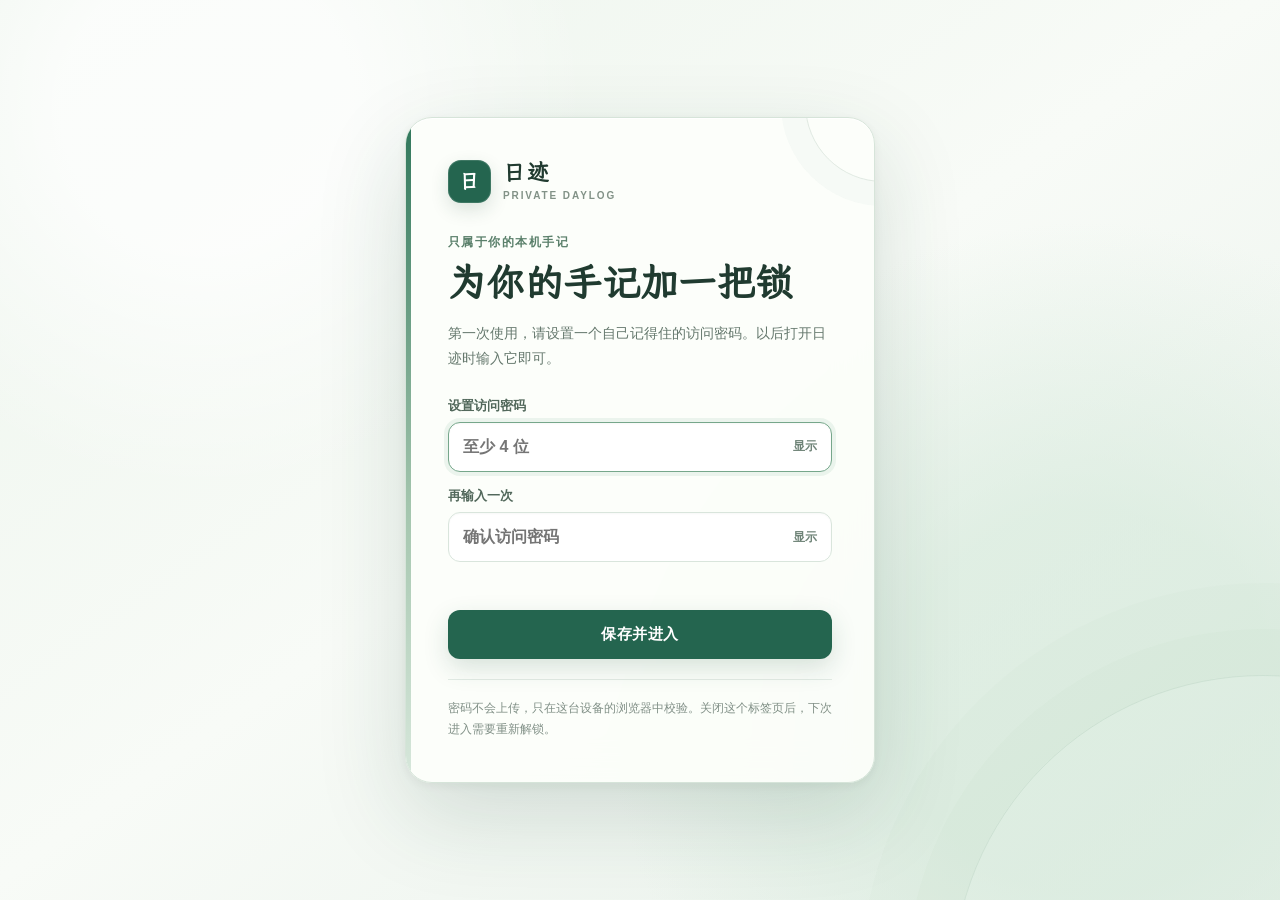
<file: index.html>
<!doctype html>
<html lang="zh-CN">
<head>
<meta charset="utf-8"><meta name="viewport" content="width=device-width, initial-scale=1, viewport-fit=cover"><meta name="theme-color" content="#175b49">
<meta name="apple-mobile-web-app-capable" content="yes"><meta name="apple-mobile-web-app-title" content="日迹">
<title>日迹 Daylog · 今日总览</title>
<script>document.documentElement.classList.add("daylog-auth-checking")</script>
<style>html{background:#f6f8f5}html.daylog-auth-checking{background:#edf4ee}</style>
<link rel="icon" href="icon.svg"><link rel="apple-touch-icon" href="icon-192.png"><link rel="manifest" href="manifest.webmanifest"><link rel="preload" href="forest.webp" as="image"><link rel="preload" href="lxgwwenkai-common.woff2" as="font" type="font/woff2" crossorigin><link rel="prefetch" href="article.html"><link rel="prefetch" href="article.css"><link rel="prefetch" href="article.js"><link rel="stylesheet" href="styles.css"><link rel="stylesheet" href="extras.css"><link rel="stylesheet" href="life.css?v=20261128c"><link rel="stylesheet" href="portfolio.css?v=20261128a"><link rel="stylesheet" href="auth.css?v=1"><link rel="stylesheet" href="moments.css?v=2"></head>
<body>
<button id="veil" aria-label="关闭导航" hidden></button>
<aside id="sidebar"><div class="brand"><span class="brand-icon" data-i="journal"></span><b>日迹</b><span class="brand-en">Daylog</span></div>
<nav><div class="nav-label">工作空间</div><div id="main-nav"></div><div class="nav-label group-label">记录分类</div><div id="category-nav"></div></nav>
<div id="side-foot"><div id="calendar"></div><button id="profile" class="profile"><span class="avatar" data-i="user"></span><span><b>我的手记本</b><small><i></i> 本地存储</small></span><span class="profile-settings" data-i="settings"></span></button></div></aside>
<div class="shell"><header class="topbar"><button id="menu" class="icon-btn" aria-label="打开导航" aria-controls="sidebar" aria-expanded="false" data-i="menu"></button><div class="crumb"><span data-i="panels"></span><span>我的工作台</span><i>/</i><strong id="crumb">今日总览</strong></div><div class="top-actions"><a class="fish-top" href="fish.html" aria-label="打开大肥鱼聊天" title="大肥鱼聊天"><img src="fish-avatar.webp" alt=""><span>大肥鱼</span></a><button class="search-launch" id="search-open"><span data-i="search"></span><span>搜索记录...</span><kbd>Ctrl K</kbd></button></div></header>
<main><div id="dashboard">
<section class="hero"><div class="hero-copy"><div class="hero-date" id="hero-date"></div><h1>今日手记</h1><p id="day-quote"></p><a class="fish-cta" href="fish.html"><img src="fish-avatar.webp" alt=""><span>和大肥鱼聊聊</span></a></div></section>
<section class="market-section"><div class="section-heading"><h2><span data-i="activity"></span>市场速览</h2><button class="market-status" id="refresh" title="刷新行情"><span id="market-state">最近行情</span><span data-i="refresh"></span></button></div><div class="markets" id="markets"></div></section>
<div class="workgrid"><div class="write-column"><section class="card editor-card"><div class="card-head"><h2><span class="heading-icon" data-i="pen"></span>轻度记录</h2><a id="open-deep" class="deep-link" href="article.html#new/note" aria-label="在当前页进入全屏深度记录"><span data-i="journal"></span>深度记录</a></div>
<div class="editor-body"><div id="editor-tabs" role="group" aria-label="记录类型"></div><div class="record-context-row"><button type="button" id="locate-weather" class="context-button" data-state="idle" title="获取当前定位和天气" aria-label="获取当前定位和天气"></button><div id="entry-moods" class="inline-mood-group" role="group" aria-label="这条记录的心情"></div><div class="media-tool-group"><button type="button" id="pick-photo" title="从相册添加图片" aria-label="从相册添加图片"><span data-i="image"></span><span>图片</span></button><button type="button" id="take-photo" title="拍照记录" aria-label="拍照记录"><span data-i="camera"></span><span>拍照</span></button></div><details class="style-details"><summary><span>Aa</span>排版</summary><div class="style-panel"><div class="style-panel-head"><b>排版</b><button type="button" class="primary style-panel-done" data-style-done>完成</button></div><section><h3>字体</h3><div class="font-options"><button type="button" data-editor-font="wenkai">文楷</button><button type="button" data-editor-font="song">宋体</button><button type="button" data-editor-font="kai">楷体</button><button type="button" data-editor-font="sans">黑体</button></div></section><section class="range-options"><label>字号<input type="range" min="16" max="26" step=".5" data-style-range="fontSize"><output data-style-output="fontSize"></output></label><label>行距<input type="range" min="1.6" max="2.6" step=".05" data-style-range="lineHeight"><output data-style-output="lineHeight"></output></label><label>字距<input type="range" min="0" max=".08" step=".005" data-style-range="letterSpacing"><output data-style-output="letterSpacing"></output></label><label>段距<input type="range" min=".4" max="1.7" step=".1" data-style-range="paragraphGap"><output data-style-output="paragraphGap"></output></label></section><section><h3>纸张</h3><div class="paper-options"><button type="button" data-editor-bg="paper">纸白</button><button type="button" data-editor-bg="mist">晨雾</button><button type="button" data-editor-bg="grid">方格</button><button type="button" data-editor-bg="forest">林间</button><button type="button" id="background-picker-button">背景图</button></div></section></div></details></div><div id="editor-surface" class="writing-area"><div id="editor" role="textbox" aria-label="记录正文" contenteditable="true" aria-multiline="true" data-placeholder="此刻，在想些什么？" spellcheck="false"></div></div><div class="editor-tools"><div class="tool-group"><button data-format="bold" aria-label="加粗" title="加粗 (Ctrl+B)"><b>B</b></button><button data-format="italic" aria-label="斜体" title="斜体"><em>I</em></button><button data-format="underline" aria-label="下划线" title="下划线"><u>U</u></button><button data-format="strikeThrough" aria-label="删除线" title="删除线"><s>S</s></button><button data-format="insertUnorderedList" aria-label="项目列表" title="项目列表" data-i="list"></button><button data-format="quote" aria-label="引用" title="引用" data-i="quote"></button></div><button id="smart" class="smart" aria-pressed="true"><span data-i="sparkles"></span>智能排版</button><span id="word-count">0 字</span></div><input type="file" id="photo-picker" accept="image/*" multiple hidden><input type="file" id="camera-picker" accept="image/*" capture="environment" hidden><input type="file" id="background-picker" accept="image/*" hidden></div>
<div class="editor-foot"><span id="draft-state"><span data-i="shield"></span> 本机草稿</span><button id="save" class="primary"><span data-i="plus"></span>保存记录</button></div><div id="article-drafts" hidden></div></section>
<section class="timeline-section"><div class="section-heading"><h2><span data-i="history"></span>今日时间线 <small id="today-count"></small></h2><button class="text-btn" id="all-entries">查看全部 <span data-i="chevronR"></span></button></div><div id="today-list"></div></section></div>
<div class="utility-column"><section class="card quick-card"><div class="card-head"><h2><span class="heading-icon warm" data-i="zap"></span>一键速记</h2></div><div id="quick-actions"></div><div class="home-ledger-quick" id="home-ledger-quick"></div></section>
<section class="card mood-card"><div class="card-head"><h2><span class="heading-icon pink" data-i="smile"></span>此刻心情</h2></div><div id="moods"></div></section></div></div></div>
<section id="inbox-page" hidden><h1 class="archive-title">收集与待办</h1><section class="card life-inbox"><div class="card-head"><h2>随手收集</h2></div><form id="inbox-form"><textarea id="inbox-text" rows="2" maxlength="1000" aria-label="随手收集内容" placeholder="先记下来，稍后再整理…"></textarea><div class="inbox-actions"><button type="submit" class="primary">存入随手记</button><button type="button" id="inbox-task" class="secondary">记为待办</button></div></form><div id="task-list"></div></section></section><section id="memories" hidden></section><section id="archive" hidden></section><section id="stats" hidden></section><section id="wellness" hidden></section><section id="ledger" hidden></section><section id="portfolio" hidden></section><section id="reading" hidden><div id="bookshelf"></div><div id="reader-wrap" hidden><div class="reader-bar"><button id="reader-back" class="text-btn" type="button"><span aria-hidden="true">←</span> 书架</button><span id="reader-title"></span></div><iframe id="reader-frame" title="阅读器" src="about:blank"></iframe></div></section></main></div>
<nav id="mobile-nav" aria-label="移动端导航"><button type="button" data-view="home"><span data-i="grid"></span><small>今日</small></button><button type="button" data-view="ledger"><span data-i="wallet"></span><small>记账</small></button><button type="button" data-view="stats"><span data-i="chart"></span><small>统计</small></button><button type="button" id="mobile-profile"><span data-i="user"></span><small>我的</small></button></nav>
<dialog id="dialog"><div class="dialog-head"><h2 id="dialog-title"></h2><button class="icon-btn" id="dialog-close" aria-label="关闭" data-i="x"></button></div><div id="dialog-content"></div></dialog><div id="toast" role="status"></div>
<script type="module" src="boot.js"></script></body></html>
</file>
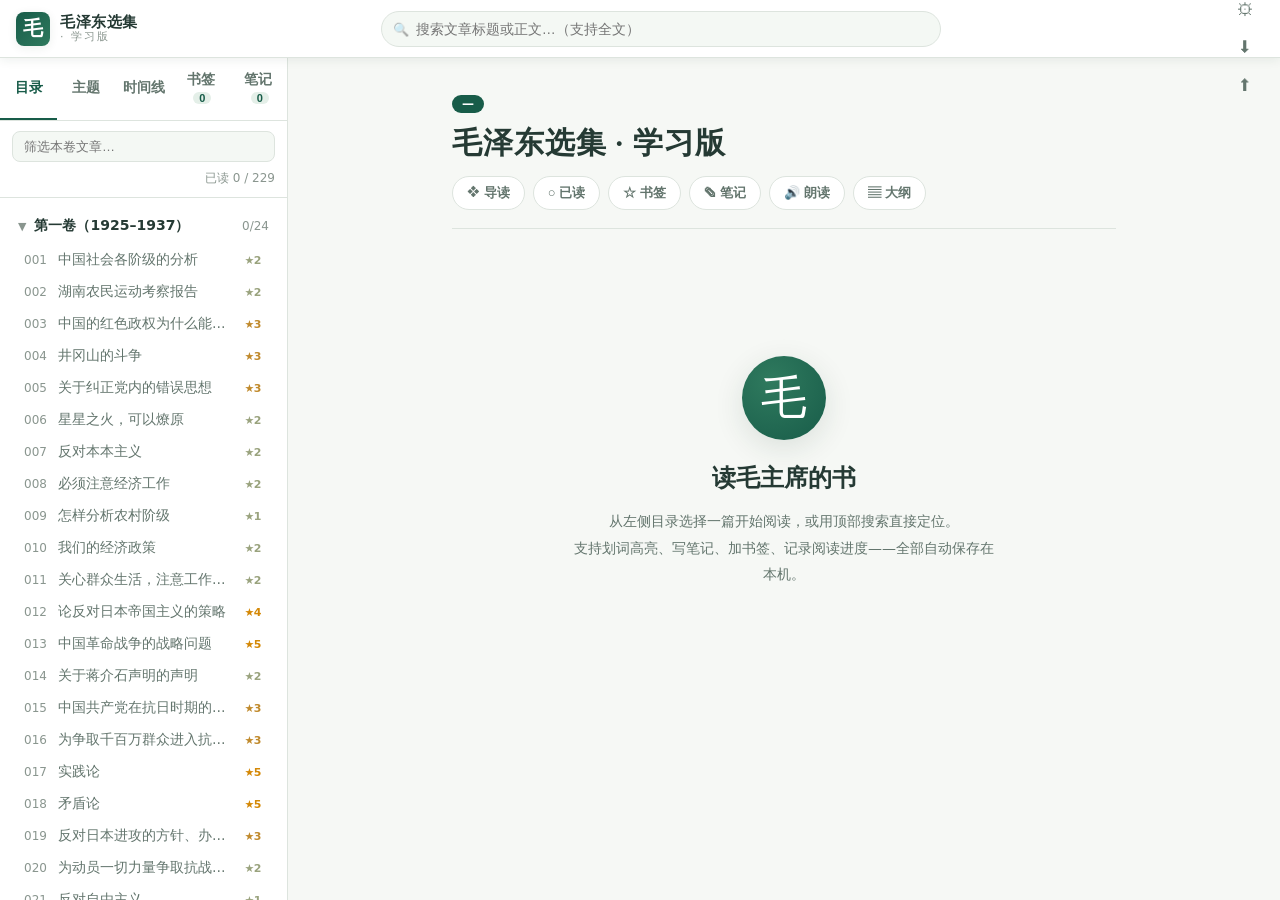
<file: maoxuan/index.html>
<!DOCTYPE html>
<html lang="zh-CN">
<head>
  <meta charset="UTF-8">
  <meta name="viewport" content="width=device-width, initial-scale=1.0, viewport-fit=cover">
  <title>毛泽东选集 · 学习版</title>
  <link rel="stylesheet" href="assets/css/style.css">
</head>
<body data-theme="paper">
  <!-- ===== 顶栏 ===== -->
  <header class="topbar">
    <button class="icon-btn only-mobile" id="toggleSidebar" title="目录">☰</button>
    <div class="brand">
      <span class="brand-mark">毛</span>
      <span class="brand-text">毛泽东选集<small>· 学习版</small></span>
    </div>

    <div class="search-wrap">
      <span class="search-ico">🔍</span>
      <input id="globalSearch" type="search" inputmode="search" autocomplete="off" autocorrect="off" autocapitalize="off" placeholder="搜索文章标题或正文…（支持全文）">
      <button class="search-clear hidden" id="searchClear" title="清除">✕</button>
      <div class="search-results hidden" id="searchResults"></div>
    </div>

    <div class="top-actions" id="topActions">
      <button class="icon-btn" id="btnOverview" title="总览 / 关于毛选">📖</button>
      <button class="icon-btn only-mobile" id="btnMore" title="更多功能">⋯</button>
      <div class="top-actions-menu" id="topMenu">
        <button class="icon-btn" id="btnTheme" title="切换主题">🎨</button>
        <button class="icon-btn" id="btnSettings" title="阅读设置">⚙</button>
        <button class="icon-btn" id="btnExport" title="导出学习记录">⬇</button>
        <button class="icon-btn" id="btnImport" title="导入学习记录">⬆</button>
      </div>
      <input type="file" id="importFile" accept="application/json" class="hidden">
    </div>
  </header>

  <div class="scrim" id="scrim"></div>

  <div class="layout">
    <!-- ===== 左侧边栏 ===== -->
    <aside class="sidebar" id="sidebar">
      <div class="sidebar-tabs">
        <button class="tab active" data-tab="toc">目录</button>
        <button class="tab" data-tab="theme">主题</button>
        <button class="tab" data-tab="time">时间线</button>
        <button class="tab" data-tab="bm">书签 <span class="badge" id="bmCount">0</span></button>
        <button class="tab" data-tab="notes">笔记 <span class="badge" id="noteCount">0</span></button>
      </div>

      <div class="sidebar-toolbar">
        <input id="tocFilter" type="text" placeholder="筛选本卷文章…">
        <div class="read-stat" id="readStat">已读 0 / 0</div>
      </div>

      <div class="sidebar-body">
        <div class="panel active" id="panel-toc"></div>
        <div class="panel" id="panel-theme"></div>
        <div class="panel" id="panel-time"></div>
        <div class="panel" id="panel-bm"></div>
        <div class="panel" id="panel-notes"></div>
      </div>
    </aside>

    <!-- ===== 中央阅读区 ===== -->
    <main class="reader" id="reader">
      <div class="progress-bar" id="progressBar"><i></i></div>

      <article class="article" id="article">
        <div class="article-head" id="articleHead">
          <div class="ah-meta">
            <span class="vol-badge" id="volBadge">—</span>
            <span class="art-date" id="artDate"></span>
            <span class="art-words" id="artWords"></span>
          </div>
          <h1 class="ah-title" id="artTitle">毛泽东选集 · 学习版</h1>
          <div class="ah-actions">
            <button class="act" id="btnGuide" title="导读">❖ 导读</button>
            <button class="act" id="btnRead" title="标记已读">○ 已读</button>
            <button class="act" id="btnBm" title="加入书签">☆ 书签</button>
            <button class="act" id="btnNote" title="本篇笔记">✎ 笔记</button>
            <button class="act" id="btnTTS" title="朗读全文">🔊 朗读</button>
            <button class="act" id="btnOutline" title="本篇大纲">▤ 大纲</button>
          </div>
        </div>
        <div class="guide-box hidden" id="guideBox"></div>
        <div class="article-body" id="articleBody"></div>
      </article>

      <div class="reader-empty" id="readerEmpty">
        <div class="re-inner">
          <div class="re-seal">毛</div>
          <h2>读毛主席的书</h2>
          <p>从左侧目录选择一篇开始阅读，或用顶部搜索直接定位。<br>
          支持划词高亮、写笔记、加书签、记录阅读进度——全部自动保存在本机。</p>
        </div>
      </div>
    </main>

    <!-- ===== 右侧大纲 ===== -->
    <aside class="outline hidden" id="outline">
      <div class="outline-head">本篇大纲</div>
      <div class="outline-body" id="outlineBody"></div>
    </aside>
  </div>

  <!-- 划词工具条 -->
  <div class="sel-toolbar hidden" id="selToolbar">
    <button id="selHighlight">✏ 高亮</button>
    <button id="selNote">💬 高亮+笔记</button>
    <button id="selCopy">⧉ 复制</button>
  </div>

  <!-- 返回顶部 -->
  <button class="to-top hidden" id="toTop" title="回到顶部">↑</button>

  <!-- 笔记/设置弹窗 -->
  <div class="modal hidden" id="modal">
    <div class="modal-card" id="modalCard">
      <div class="modal-head">
        <span id="modalTitle">笔记</span>
        <button class="icon-btn" id="modalClose">✕</button>
      </div>
      <div class="modal-body" id="modalBody"></div>
    </div>
  </div>

  <div class="toast hidden" id="toast"></div>

  <script src="assets/data/articles.js"></script>
  <script src="assets/data/guides.js"></script>
  <script src="assets/data/tags.js"></script>
  <script src="assets/data/timeline.js"></script>
  <script src="assets/js/daylog-bridge.js"></script>
  <script src="assets/js/app.js"></script>
</body>
</html>
</file>
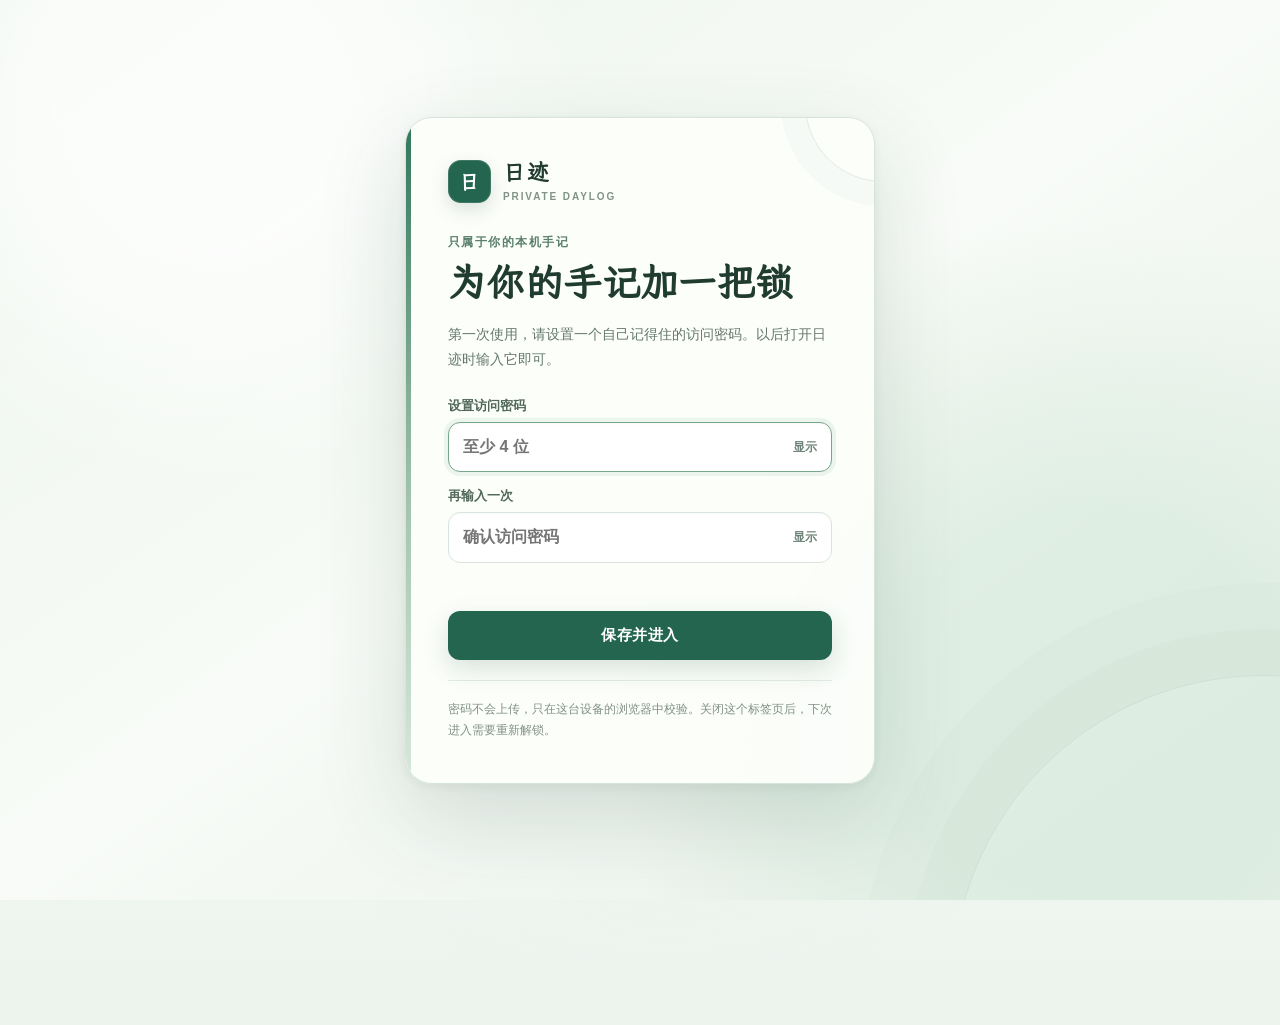
<file: article.html>
<!doctype html>
<html lang="zh-CN"><head><meta charset="utf-8"><meta name="viewport" content="width=device-width, initial-scale=1, viewport-fit=cover"><meta name="theme-color" content="#175b49"><title>深度记录 · 日迹</title><script>document.documentElement.classList.add("daylog-auth-checking")</script><style>html{background:#f1f6f1}html.daylog-auth-checking{background:#edf4ee}</style><link rel="icon" href="icon.svg"><link rel="preload" href="lxgwwenkai-common.woff2" as="font" type="font/woff2" crossorigin><link rel="prefetch" href="./"><link rel="prefetch" href="app.js"><link rel="stylesheet" href="styles.css"><link rel="stylesheet" href="extras.css"><link rel="stylesheet" href="article.css"><link rel="stylesheet" href="auth.css?v=1"></head>
<body class="article-page">
<header class="writer-bar">
  <a class="writer-home" href="./" aria-label="回到日迹首页"><span class="brand-icon" data-i="journal"></span><b>日迹</b></a><span class="writer-path" id="mode-name">深度记录</span>
  <div class="writer-actions"><span id="status" role="status" aria-live="polite">本机草稿</span><button id="commit" class="primary">保存文章</button><button id="edit" class="primary" hidden>继续编辑</button></div>
</header>
<main class="paper">
  <section id="composer"><div class="article-meta"><label>分类<select id="category"><option value="note">随手记</option><option value="trade">炒股心得</option><option value="reflect">反思</option><option value="quote">名人名言</option></select></label><label>记录时间<input id="when" type="datetime-local" required></label><button type="button" id="locate-weather" class="context-button" data-state="idle" title="获取当前定位和天气"></button></div>
  <input id="title" aria-label="文章标题" placeholder="给这一刻起个标题" autocomplete="off">
  <div class="article-mood-row"><div id="entry-moods" class="inline-mood-group" role="group" aria-label="这篇文章的心情"></div><div class="media-tool-group"><button type="button" id="pick-photo" title="从相册添加图片" aria-label="从相册添加图片"><span data-i="image"></span><span>图片</span></button><button type="button" id="take-photo" title="拍照记录" aria-label="拍照记录"><span data-i="camera"></span><span>拍照</span></button></div></div>
  <div class="writer-tools" role="group" aria-label="文章排版"><button class="text-format" data-format="heading" title="小标题" aria-label="小标题">H₃</button><button class="text-format" data-format="bold" title="加粗" aria-label="加粗"><b>B</b></button><button class="text-format" data-format="italic" title="斜体" aria-label="斜体"><em>I</em></button><button class="text-format" data-format="underline" title="下划线" aria-label="下划线"><u>U</u></button><button class="text-format" data-format="strikeThrough" title="删除线" aria-label="删除线"><s>S</s></button><button data-format="list" data-i="list" title="项目列表" aria-label="项目列表"></button><button data-format="quote" data-i="quote" title="引用" aria-label="引用"></button><details class="style-details writer-style-details"><summary aria-label="字体、背景与间距"><span>Aa</span><span>排版</span></summary><div class="style-panel"><div class="style-panel-head"><b>排版</b><button type="button" class="primary style-panel-done" data-style-done>完成</button></div><section><h3>字体</h3><div class="font-options"><button type="button" data-editor-font="wenkai">文楷</button><button type="button" data-editor-font="song">宋体</button><button type="button" data-editor-font="kai">楷体</button><button type="button" data-editor-font="sans">黑体</button></div></section><section class="range-options"><label>字号<input type="range" min="16" max="26" step=".5" data-style-range="fontSize"><output data-style-output="fontSize"></output></label><label>行距<input type="range" min="1.6" max="2.6" step=".05" data-style-range="lineHeight"><output data-style-output="lineHeight"></output></label><label>字距<input type="range" min="0" max=".08" step=".005" data-style-range="letterSpacing"><output data-style-output="letterSpacing"></output></label><label>段距<input type="range" min=".4" max="1.7" step=".1" data-style-range="paragraphGap"><output data-style-output="paragraphGap"></output></label></section><section><h3>纸张</h3><div class="paper-options"><button type="button" data-editor-bg="paper">纸白</button><button type="button" data-editor-bg="mist">晨雾</button><button type="button" data-editor-bg="grid">方格</button><button type="button" data-editor-bg="forest">林间</button><button type="button" id="background-picker-button">背景图</button></div></section></div></details><button id="smart" aria-pressed="true" title="自动加粗段首和 **重点**"><span data-i="sparkles"></span>智能排版</button><span id="count">0 字</span></div>
  <div id="body" class="article-prose" contenteditable="true" role="textbox" aria-multiline="true" aria-label="文章正文" data-placeholder="慢慢写，第一句话不必完美。" spellcheck="false"></div>
  <footer class="article-foot"><a href="./">回到首页</a><div class="article-foot-actions"><span class="save-shortcut">Ctrl / ⌘ + Enter 保存</span><button id="discard" hidden>舍弃草稿</button></div></footer><input type="file" id="photo-picker" accept="image/*" multiple hidden><input type="file" id="camera-picker" accept="image/*" capture="environment" hidden><input type="file" id="background-picker" accept="image/*" hidden></section>
  <article id="reader" hidden><div id="read-meta" class="article-meta"></div><div id="read-context" class="read-context"></div><div id="read-mood" class="read-mood"></div><h1 id="read-title"></h1><div id="read-body" class="article-prose"></div><footer class="article-foot"><a href="./">回到首页</a></footer></article>
  <section id="missing" hidden><h1>找不到这篇文章</h1><p>文章保存在创建它的浏览器中。</p><a href="./">回到首页</a></section>
</main>
<span id="ink-cue" class="ink-cue" aria-hidden="true"></span>
<dialog id="confirm"><h2>舍弃这份草稿？</h2><p>已保存到时间线的文章会保留。</p><div class="dialog-actions"><button class="secondary" id="keep">继续写</button><button class="secondary danger" id="drop">舍弃草稿</button></div></dialog>
<script type="module" src="boot.js"></script></body></html>
</file>
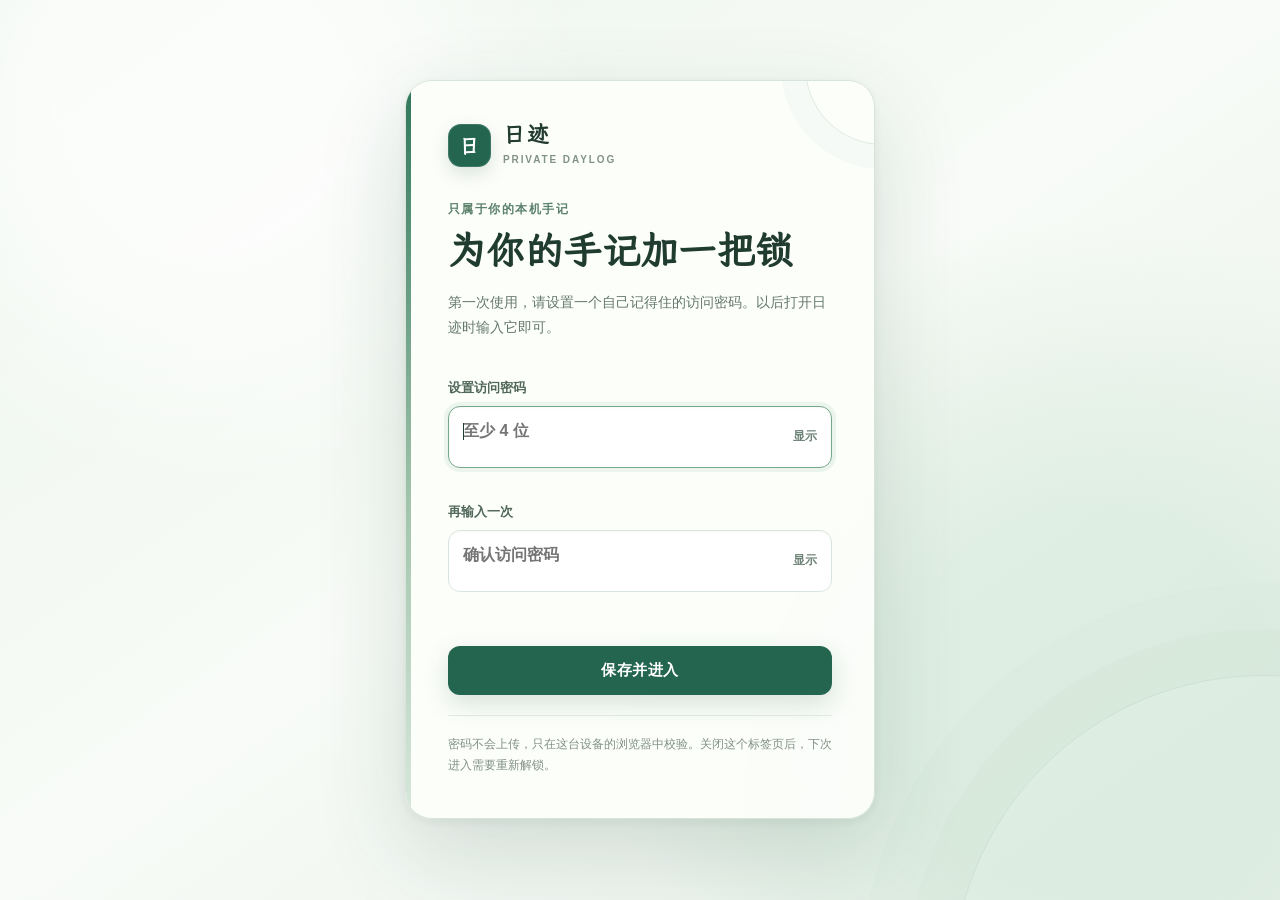
<file: fish-reset.html>
<!doctype html>
<html lang="zh-CN"><head><meta charset="utf-8"><meta name="viewport" content="width=device-width, initial-scale=1, viewport-fit=cover"><meta name="theme-color" content="#eef4ee"><title>修复大肥鱼旧版缓存 · 日迹</title><link rel="icon" href="fish-avatar.webp" type="image/webp"><style>
:root{--ink:#243b31;--muted:#6b7f72;--green:#185c49;--line:#dbe6dc;--bg:#e9f0e9}
*{box-sizing:border-box}
body{margin:0;min-height:100dvh;display:grid;place-items:center;padding:24px 16px max(24px,env(safe-area-inset-bottom));color:var(--ink);background:radial-gradient(circle at 12% 8%,#f3f8f1 0,transparent 36%),radial-gradient(circle at 88% 92%,#dfece2 0,transparent 40%),var(--bg);font:16px/1.7 system-ui,"Microsoft YaHei","PingFang SC",sans-serif}
main{width:min(460px,100%);padding:28px 24px 24px;border:1px solid var(--line);border-radius:20px;background:#fbfdf9f2;box-shadow:0 20px 60px #183b2b1f;text-align:center}
img{width:82px;height:82px;border-radius:50%;object-fit:cover;box-shadow:0 8px 24px #1b3d2c2b}
h1{margin:15px 0 7px;font:700 23px/1.35 "Microsoft YaHei","PingFang SC",sans-serif}
.lead{margin:0;color:var(--muted);font-size:14px}
.keep{display:grid;gap:7px;margin:20px 0;padding:14px 15px;border:1px solid #dce8dd;border-radius:13px;background:#f2f7f2;text-align:left}
.keep b{font-size:13px;color:#315f48}
.keep span{font-size:12px;line-height:1.6;color:#617669}
#state{min-height:44px;margin:0;padding:12px 14px;border-radius:11px;background:#edf4ed;color:#315f48;font-size:14px;font-weight:600}
#state.error{background:#fff1ed;color:#8c4638}
.actions{display:flex;align-items:center;justify-content:center;gap:10px;margin-top:16px}
a,button{display:inline-flex;align-items:center;justify-content:center;min-height:44px;padding:9px 16px;border:1px solid #c9dccd;border-radius:11px;color:var(--green);background:#edf5ee;font:inherit;font-size:14px;font-weight:650;text-decoration:none;cursor:pointer}
a.primary{color:#fff;background:var(--green);border-color:var(--green)}
a.primary:hover{background:#114d3d}
.small{margin:14px 0 0;color:#84968a;font-size:11px;line-height:1.6}
</style></head>
<body><main>
<img src="fish-avatar.webp" alt="大肥鱼">
<h1>修复旧版缓存</h1>
<p class="lead">如果手机里一直没有「记录」按钮、日期历史或贴纸，通常是旧网页缓存还在接管页面。</p>
<div class="keep"><b>这些内容不会被删除</b><span>聊天记录、角色提示词、模型 Key、长期记忆都保存在浏览器的本地数据里；这里只清理网页文件和旧 Service Worker。</span></div>
<p id="state" role="status">正在清理旧版缓存…</p>
<div class="actions"><a id="latest" class="primary" href="fish.html">打开最新版</a></div>
<p class="small">清理完成后会自动进入大肥鱼。若没有自动跳转，请点上面的按钮。</p>
</main>
<script>
(() => {
  const state = document.getElementById("state");
  const latest = document.getElementById("latest");
  const stamp = Date.now().toString(36);
  const localStatic = new URLSearchParams(location.search).has("static") ? "&static" : "";
  latest.href = "./fish.html?fresh=" + stamp + localStatic;

  async function clearOldShell() {
    let workers = 0;
    if ("serviceWorker" in navigator) {
      const registrations = await navigator.serviceWorker.getRegistrations();
      for (const registration of registrations) {
        if (await registration.unregister()) workers += 1;
      }
    }

    let shells = 0;
    if ("caches" in window) {
      const keys = await caches.keys();
      for (const key of keys) {
        if (key.startsWith("daylog-shell-") && await caches.delete(key)) shells += 1;
      }
    }
    return { workers, shells };
  }

  (async () => {
    try {
      const { workers, shells } = await clearOldShell();
      localStorage.setItem("daylog:cache:repaired", new Date().toISOString());
      state.textContent = "旧版缓存已清理"
        + (shells ? "（" + shells + " 组）" : "")
        + (workers ? "，旧后台已退出" : "")
        + "。正在打开最新版…";
      setTimeout(() => location.replace(latest.href), 900);
    } catch (error) {
      state.classList.add("error");
      state.textContent = "自动清理没有完成：" + (error?.message || "浏览器拒绝访问缓存") + "。可以手动打开最新版；聊天记录和角色仍保留。";
      console.error("大肥鱼缓存修复失败", error);
    }
  })();
})();
</script>
</body></html>
</file>
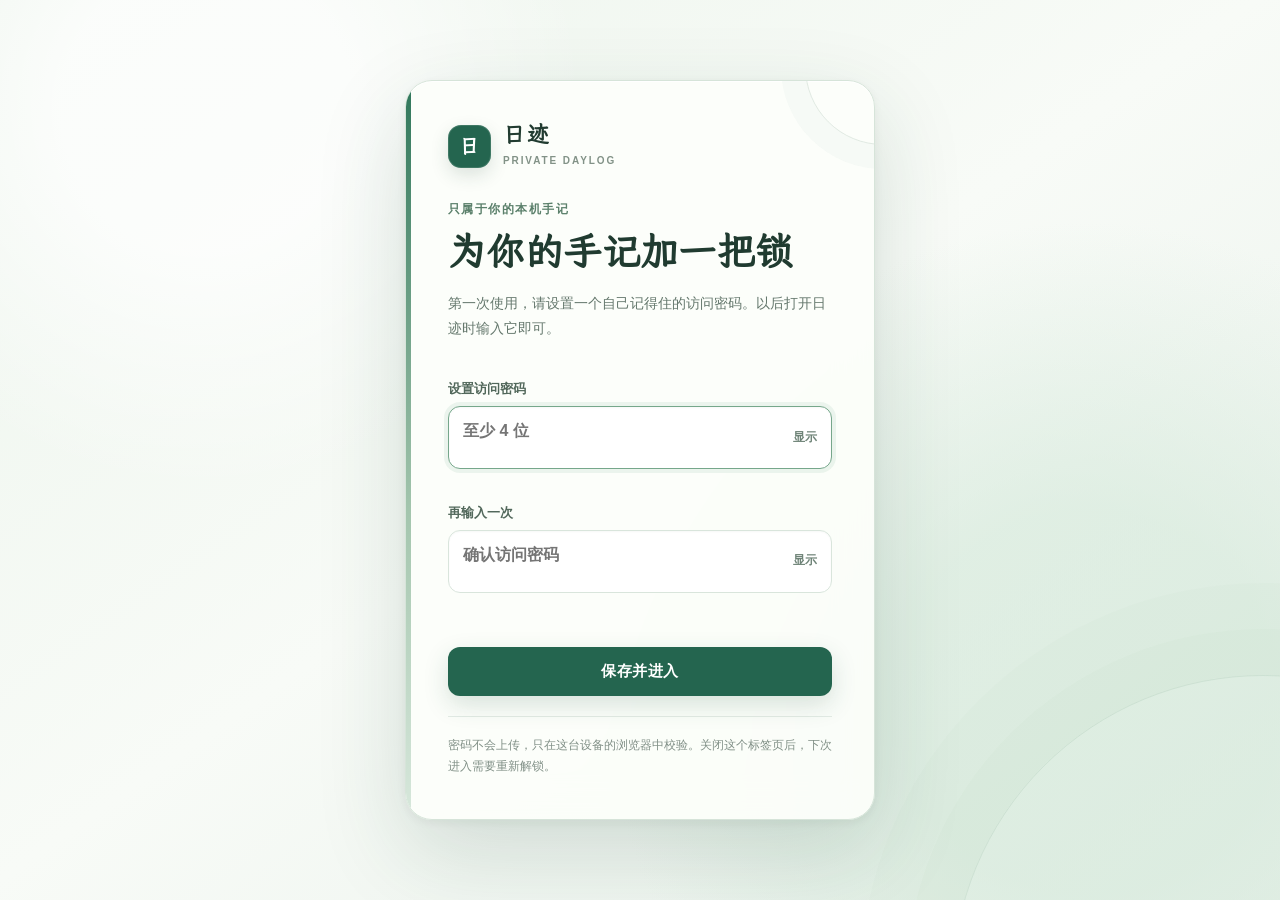
<file: fish.html>
<!doctype html>
<html lang="zh-CN"><head><meta charset="utf-8"><meta name="viewport" content="width=device-width, initial-scale=1, viewport-fit=cover, interactive-widget=resizes-content"><meta name="theme-color" content="#eef4ee"><title>大肥鱼聊天 · 日迹</title><script>document.documentElement.classList.add("daylog-auth-checking")</script><style>html{background:#eef4ee}html.daylog-auth-checking{background:#edf4ee}</style><link rel="icon" href="fish-avatar.webp" type="image/webp"><link rel="stylesheet" href="fish.css?v=20261126a"><link rel="stylesheet" href="auth.css?v=2"></head>
<body class="fish-page"><main class="chat">
<header class="chat-head"><a class="back" href="index.html" aria-label="返回今日手记">‹</a><img class="head-avatar" src="fish-avatar.webp" alt=""><div class="who"><h1>大肥鱼</h1><p><i class="dot"></i><span id="presence">正在连接…</span></p></div><button id="history" title="按日期查看聊天历史" aria-label="按日期查看聊天历史">记录</button><button id="settings">资料与角色</button></header>
<section id="thread" aria-label="聊天记录"><div id="empty"><img src="fish-avatar.webp" alt=""><h2>今天，聊些什么？</h2><p>问问资料、股票和经济，也可以联网看看今天的新鲜事，或者让我认真想想。</p></div></section>
<footer class="composer-area"><div class="composer-meta"><p id="status" role="status">正在连接…</p><div class="meta-actions"><button type="button" id="journal-find" class="web-toggle">查日记</button><button type="button" id="deep" class="web-toggle deep-toggle" aria-pressed="false" title="开启后会进行更深入的推理"><i class="web-dot deep-dot"></i>深度</button><button type="button" id="web" class="web-toggle" aria-pressed="true" title="开启后会检索最新网页"><i class="web-dot"></i>联网</button></div></div>
<div id="tray" hidden><p class="tray-label">动态贴纸</p><div id="sticker-grid"></div><p class="tray-label">表情</p><div id="emoji-grid"></div></div>
<form id="chat"><button type="button" id="emoji" aria-label="表情和贴纸" aria-expanded="false">☺</button><textarea id="question" aria-label="聊天内容" placeholder="和大肥鱼说说…" maxlength="8000" rows="1"></textarea><span class="send-target"><button class="accent" id="send" type="submit" disabled>发送</button></span></form></footer>
</main><dialog id="panel"><div class="head"><h2>资料与角色</h2><button id="close">关闭</button></div>
<label for="role">大肥鱼的角色</label><textarea id="role" maxlength="4000" rows="4"></textarea><button id="save">保存角色</button><p class="hint">保存后会优先使用你填写的角色，加载资料或继续聊天不会覆盖。</p>
<hr><h3>模型接入</h3><p class="hint">Key 只保存在当前浏览器，不会写入公开网页。DeepSeek 支持浏览器直连、模型校验和官方联网搜索；换手机不会自动同步。</p>
<label for="preset">常用服务</label><select id="preset"><option value="">手动填写</option><option value="deepseek">DeepSeek</option><option value="silicon">硅基流动</option><option value="dashscope">阿里百炼</option><option value="zhipu">智谱</option><option value="ollama">本机 Ollama</option><option value="openai">OpenAI</option></select>
<label for="model-url">接口地址</label><input id="model-url" placeholder="https://.../v1/chat/completions">
<label for="model-name">模型名</label><input id="model-name" placeholder="deepseek-flash">
<label for="model-key">API Key</label><input id="model-key" type="password" autocomplete="new-password" placeholder="输入 DeepSeek API Key">
<div class="model-actions"><button id="save-model" class="accent">接入模型</button><button id="disconnect">断开模型</button></div>
<p id="model-state" role="status"></p>
<hr><h3>深度思考</h3><p class="hint">聊天框右下角的「深度」开关。DeepSeek 官方接口会启用思考模式并使用较高的推理投入；普通聊天会关闭思考，优先快速回复。开启深度和联网后会进行多步搜索核实。</p>
<hr><h3>联网搜索</h3><p class="hint">聊天框右下角的「联网」开关。开启后，由 DeepSeek 官方服务端搜索网页并在回答下显示来源，不需要另一台服务器。搜索不额外收费，只计模型 Token；关闭后不会搜索，实时问题会明确提示未核实。</p>
<hr><h3>长期记忆</h3><p class="hint">开启后，大肥鱼会定期从最近的对话里整理长期有用的偏好、目标和事实，并在之后的聊天中自然使用。记忆和聊天记录只保存在当前设备的浏览器；可以逐条修改或删除。密码、API Key、证件和银行卡信息不会自动保存。</p>
<label class="switch-line"><input type="checkbox" id="memory-enabled"> 自动整理并带入对话</label>
<div class="memory-actions"><button id="memory-extract">整理最近对话</button><span id="memory-last"></span></div>
<div id="memory-list" class="memory-list"></div>
<div class="memory-add"><select id="memory-kind" aria-label="记忆类型"><option value="preference">偏好</option><option value="fact">事实</option><option value="goal">目标</option><option value="relationship">关系</option><option value="event">事件</option></select><input id="memory-text" maxlength="240" placeholder="例如：我更喜欢简洁直接的回答"><button id="memory-add">添加</button></div>
<p id="memory-state" role="status"></p>
<hr><h3>后台资料</h3><p id="library"></p><p class="hint">当前是 GitHub Pages 静态快照。资料可以阅读和检索，但手机不能直接上传到 GitHub；更新资料后需要重新生成并发布。收藏的问答会成对存入首页随手记。</p>
<input id="files" type="file" accept=".txt,.md" multiple aria-label="选择资料文件" hidden disabled><button id="sync" hidden disabled>立即同步</button><p id="feedback" role="status"></p><p class="hint">当前版本 · <span id="app-version"></span></p><p class="hint">界面仍是旧版或没有「记录」按钮？<a class="reset-link" href="fish-reset.html">清理旧版缓存</a>。聊天记录、角色和模型 Key 都会保留。</p></dialog>
<dialog id="journal-panel" class="history-panel"><div class="head"><h2>查找日记</h2><button id="journal-close">关闭</button></div><p class="hint">只搜索当前设备的日记。选中后会放进聊天输入框，发送时才会交给模型处理。</p><form id="journal-search-form"><input id="journal-search" type="search" maxlength="100" placeholder="输入关键词" aria-label="日记关键词"><button type="submit">搜索</button></form><div id="journal-results"></div></dialog><dialog id="history-panel" class="history-panel"><div class="head"><h2>聊天历史</h2><button id="history-close">关闭</button></div><p class="hint">按日期查看保存在当前设备里的对话。更新页面不会清空记录。</p><div class="history-layout"><nav id="history-dates" class="history-dates" aria-label="选择聊天日期"></nav><section id="history-turns" class="history-turns" aria-label="所选日期的聊天内容"></section></div><p id="history-state" class="history-state" role="status"></p></dialog>
<script>if("serviceWorker" in navigator){const hadController=Boolean(navigator.serviceWorker.controller);let refreshing=false;navigator.serviceWorker.addEventListener("controllerchange",()=>{if(!hadController||refreshing)return;refreshing=true;location.reload();});navigator.serviceWorker.getRegistration().then(registration=>registration?.update()).catch(()=>{});}</script><script type="module" src="boot.js?v=20261126a"></script></body></html>
</file>
<file: article.css>
@font-face{
  font-family:"LXGW WenKai Lite";
  src:url("lxgwwenkai-common.woff2") format("woff2");
  font-style:normal;
  font-weight:400;
  font-display:swap;
}
.article-page{
  --paper:#fcfefa;
  --paper-deep:#f5f9f4;
  --journal-ink:#243a30;
  --journal-soft:#5c7065;
  --journal-faint:#89988f;
  --journal-line:#dce6df;
  --journal-green:#2e6d56;
  --journal-mint:#e5f0e8;
  --journal-cinnabar:#b46d50;
  --ui-font:"Avenir Next","Segoe UI","PingFang SC","Microsoft YaHei UI",sans-serif;
  --display-font:"LXGW WenKai Lite","STKaiti","KaiTi","Kaiti SC","Songti SC","Noto Serif CJK SC",serif;
  --prose-font:"LXGW WenKai Lite","Songti SC","STSong","Noto Serif CJK SC","Source Han Serif SC","SimSun",serif;
  min-height:100dvh;
  color:var(--journal-ink);
  background:
    radial-gradient(ellipse at 52% -8%,#dcebe0cc 0,transparent 43rem),
    linear-gradient(180deg,#f1f6f1 0%,#f7faf6 46%,#edf4ee 100%);
}
.article-page::before{
  content:"";
  position:fixed;
  inset:0;
  z-index:-1;
  opacity:.28;
  pointer-events:none;
  background-image:radial-gradient(#73907f 0.55px,transparent 0.55px);
  background-size:7px 7px;
  mask-image:linear-gradient(to bottom,#0000,#000 18%,#000 82%,#0000);
}
.writer-bar{
  position:sticky;
  top:0;
  z-index:10;
  min-height:72px;
  display:flex;
  align-items:center;
  gap:17px;
  padding:10px clamp(18px,4vw,64px);
  border-bottom:1px solid #dce6decc;
  background:#fbfdf9e8;
  box-shadow:0 1px 20px #294b3a0a;
  backdrop-filter:blur(18px);
}
.writer-home{
  display:flex;
  align-items:center;
  gap:9px;
  color:var(--journal-ink);
  font:600 20px/1 var(--ui-font);
  text-decoration:none;
}
.writer-home .brand-icon{width:34px;height:34px;border-radius:10px}
.writer-home svg{width:20px;height:20px}
.writer-path{
  padding-left:17px;
  border-left:1px solid var(--journal-line);
  color:var(--journal-soft);
  font:500 13px/1.4 var(--ui-font);
  letter-spacing:.08em;
}
.writer-actions{margin-left:auto;display:flex;align-items:center;gap:15px}
#status{
  position:relative;
  padding-left:13px;
  color:var(--journal-faint);
  font:500 12px/1.4 var(--ui-font);
  transition:color .2s ease;
}
#status::before{
  content:"";
  position:absolute;
  left:0;
  top:calc(50% - 3px);
  width:6px;
  height:6px;
  border-radius:50%;
  background:#80aa91;
  box-shadow:0 0 0 3px #80aa9116;
}
#status.problem{color:#9a4c38}
#status.problem::before{background:#b86b53}
.writer-actions .primary{
  min-width:98px;
  padding:10px 17px;
  border-radius:9px;
  background:#28674f;
  box-shadow:0 6px 18px #245b4524;
  font:600 14px/1 var(--ui-font);
  letter-spacing:.03em;
}
.writer-actions .primary:hover{background:#225b45;filter:none}
.paper{
  position:relative;
  isolation:isolate;
  width:calc(100% - 36px);
  max-width:920px;
  min-height:calc(100dvh - 116px);
  margin:clamp(14px,2.3vw,30px) auto 44px;
  padding:clamp(34px,5vw,64px) clamp(28px,6.8vw,82px) 22px;
  overflow:visible;
  border:1px solid #d7e3da;
  border-radius:18px;
  background:linear-gradient(90deg,#f8fbf7 0,#fffefb 6%,#fffefb 94%,#f8fbf7 100%);
  box-shadow:
    0 30px 80px #294b3a13,
    0 3px 12px #294b3a0a,
    inset 0 0 0 1px #ffffffb8;
  transition:box-shadow .28s ease,border-color .28s ease;
  animation:paperIn .45s cubic-bezier(.2,.7,.25,1) both;
}
.paper::before{
  content:"";
  position:absolute;
  z-index:-1;
  left:0;
  top:clamp(104px,12vw,148px);
  width:3px;
  height:118px;
  border-radius:0 4px 4px 0;
  background:linear-gradient(to bottom,var(--journal-cinnabar),#679079 38%,transparent);
  opacity:.58;
}
.paper:focus-within{
  border-color:#cbdcd0;
  box-shadow:
    0 34px 90px #294b3a18,
    0 4px 14px #294b3a0b,
    inset 0 0 0 1px #ffffffc7;
}
.article-page:not(.is-editing) .paper{max-width:840px}
.article-meta{
  display:flex;
  align-items:center;
  flex-wrap:wrap;
  gap:9px;
  color:var(--journal-soft);
  font:500 12px/1.45 var(--ui-font);
}
.article-meta label{
  display:flex;
  align-items:center;
  gap:6px;
  min-height:32px;
  padding:4px 9px;
  border:1px solid #e0e9e2;
  border-radius:999px;
  background:#f4f8f3;
}
.article-meta select,
.article-meta input{
  min-width:0;
  padding:1px 2px;
  border:0;
  border-radius:0;
  color:#4e685a;
  background:transparent;
  font:inherit;
  outline:none;
}
.article-meta select:focus-visible,
.article-meta input:focus-visible{outline:1px solid #76a38a;outline-offset:2px}
#read-meta{
  display:block;
  padding:0 3px;
  color:var(--journal-faint);
  font:500 12px/1.6 var(--ui-font);
  letter-spacing:.08em;
}
#title,
#read-title{
  margin:clamp(27px,4.5vw,46px) 0 0;
  color:#20382d;
  font-family:var(--display-font);
  font-size:clamp(35px,5.4vw,55px);
  font-weight:600;
  line-height:1.34;
  letter-spacing:.035em;
  text-wrap:pretty;
}
#title{
  width:100%;
  padding:0 0 4px;
  border:0;
  border-radius:0;
  background:none;
  caret-color:var(--journal-cinnabar);
  outline:none;
}
#title::placeholder{color:#9aa79e;font-weight:500}
#title:focus{color:#19372a}
#read-title{overflow-wrap:anywhere;margin-bottom:7px}
.writer-tools{
  position:sticky;
  top:88px;
  z-index:4;
  display:flex;
  align-items:center;
  flex-wrap:wrap;
  gap:3px;
  margin-top:22px;
  padding:6px;
  border:1px solid #dfe8e1;
  border-radius:12px;
  background:#fbfdf9e8;
  box-shadow:0 8px 24px #294b3a0b;
  backdrop-filter:blur(14px);
}
.writer-tools button{
  min-width:34px;
  height:32px;
  padding:0 7px;
  border-radius:7px;
  color:#52665b;
  font-family:var(--ui-font);
  transition:background-color .15s ease,color .15s ease,transform .15s ease;
}
.writer-tools button:hover,
.writer-tools button:focus-visible{background:#e9f1eb;color:#285f4b;filter:none}
.writer-tools button:active{transform:translateY(1px) scale(.97)}
.writer-tools button svg{width:16px;height:16px}
.writer-tools .text-format{font-family:Georgia,serif;font-size:17px}
.writer-tools #smart{
  display:inline-flex;
  align-items:center;
  gap:4px;
  margin-left:5px;
  padding:4px 9px;
  background:#e8f2ea;
  color:#356b54;
  font-size:12px;
  white-space:nowrap;
}
.writer-tools #smart[aria-pressed=false]{background:#f1f3ef;color:var(--journal-faint)}
#count{
  margin-left:auto;
  padding:0 8px;
  color:var(--journal-faint);
  font:500 12px/1 var(--ui-font);
  font-variant-numeric:tabular-nums;
  white-space:nowrap;
}
#count.bump{animation:countBump .19s ease-out}
.article-prose{
  min-height:54dvh;
  padding:29px 2px 64px;
  color:#33483d;
  caret-color:var(--journal-cinnabar);
  font-family:var(--doc-font-family,var(--prose-font));
  font-size:var(--doc-font-size,clamp(18px,1.45vw,20px));
  font-weight:400;
  line-height:var(--doc-line-height,2.05);
  letter-spacing:var(--doc-letter-spacing,.035em);
  word-spacing:.035em;
  overflow-wrap:anywhere;
  white-space:pre-wrap;
  text-align:left;
  text-rendering:optimizeLegibility;
  font-kerning:normal;
  font-synthesis:weight;
  transition:text-shadow .18s ease,color .18s ease;
}
.article-prose.is-typing{text-shadow:0 0 18px #2e6d560f}
.article-prose:focus,
.article-prose:focus-visible,#title:focus-visible{outline:none}
.article-prose::selection,
.article-prose *::selection,
#title::selection{color:#173e2e;background:#cfe6d7}
.article-prose:empty:before{
  content:attr(data-placeholder);
  color:#98a69d;
  font-family:var(--display-font);
  font-size:1.02em;
  letter-spacing:.06em;
  pointer-events:none;
}
.article-prose p,
.article-prose div,
.article-prose h3,
.article-prose ul,
.article-prose ol{margin:0 0 var(--doc-paragraph-gap,.88em)}
.article-prose h3{
  margin-top:1.15em;
  color:#254d3b;
  font-family:var(--display-font);
  font-size:1.23em;
  font-weight:600;
  line-height:1.65;
  letter-spacing:.045em;
}
.article-prose strong{color:#1e4f3b;font-weight:650}
.article-prose ul,
.article-prose ol{padding-left:1.45em}
.article-prose li{margin-bottom:.35em}
.article-prose blockquote{
  margin:1.25em 0;
  padding:.16em 0 .16em 18px;
  border-left:2px solid #8fb29b;
  color:#557261;
  font-style:italic;
}
#read-body{padding-top:30px;border-top:1px solid var(--journal-line)}
.ink-cue{
  --ink-x:0px;
  --ink-y:0px;
  position:fixed;
  left:var(--ink-x);
  top:var(--ink-y);
  z-index:20;
  isolation:isolate;
  color:#a95036;
  font:600 21px/1 var(--prose-font);
  letter-spacing:.035em;
  white-space:nowrap;
  opacity:0;
  pointer-events:none;
  transform:translate(-50%,-68%);
  text-shadow:
    0 0 18px #b85b3f42,
    0 5px 14px #b85b3f35;
  mix-blend-mode:multiply;
  will-change:transform,opacity,filter;
}
.ink-cue::before{
  content:"";
  position:absolute;
  z-index:-1;
  left:50%;
  top:52%;
  width:24px;
  height:11px;
  border-radius:50%;
  opacity:0;
  background:radial-gradient(ellipse,#b85b3f8f 0,#c47b6242 42%,transparent 74%);
  filter:blur(1px);
  transform:translate(-50%,-50%) scale(.35);
}
.ink-cue::after{
  content:"";
  position:absolute;
  left:50%;
  top:104%;
  width:1.7em;
  height:1.5px;
  border-radius:999px;
  opacity:0;
  background:linear-gradient(90deg,transparent,#b86c518c 20%,#b86c518c 80%,transparent);
  filter:blur(.35px);
  transform:translate(-50%,0) scaleX(.35);
}
.ink-cue.playing{animation:inkRise 1.08s linear both}
.ink-cue.playing::before{animation:inkBloom .82s ease-out both}
.ink-cue.playing::after{animation:inkTrail .76s ease-out both}
.article-foot{
  display:flex;
  align-items:center;
  justify-content:space-between;
  gap:18px;
  padding:17px 1px 0;
  border-top:1px solid var(--journal-line);
  color:var(--journal-soft);
  font:500 12px/1.5 var(--ui-font);
}
.article-foot a,
#missing a{
  color:#306c55;
  text-decoration:none;
  text-underline-offset:4px;
}
.article-foot a:hover,
#missing a:hover{text-decoration:underline}
.article-foot-actions{display:flex;align-items:center;gap:15px}
.save-shortcut{color:#99a69e;font-variant-numeric:tabular-nums}
.article-foot button{
  padding:0;
  color:#8a6254;
  font:inherit;
  text-decoration:underline;
  text-decoration-color:#8a625455;
  text-underline-offset:4px;
}
#missing{padding:10vh 0;text-align:center}
#missing h1{font-family:var(--display-font);font-size:36px}
#missing p{color:var(--journal-soft)}
@keyframes paperIn{
  from{opacity:0}
  to{opacity:1}
}
@keyframes inkRise{
  0%{opacity:0;filter:blur(2px);transform:translate(-50%,-38%) scale(.9)}
  11%{opacity:.9;filter:blur(0);transform:translate(-50%,-68%) scale(1)}
  36%{opacity:.72;filter:blur(.2px);transform:translate(-50%,-94%) scale(1.06)}
  68%{opacity:.34;filter:blur(1.4px);transform:translate(-50%,-128%) scale(1.08)}
  100%{opacity:0;filter:blur(6px);transform:translate(-50%,-184%) scale(1.12)}
}
@keyframes inkBloom{
  0%{opacity:0;transform:translate(-50%,-50%) scale(.35)}
  18%{opacity:.62;transform:translate(-50%,-50%) scale(1)}
  58%{opacity:.22;transform:translate(-50%,-62%) scale(1.45)}
  100%{opacity:0;transform:translate(-50%,-84%) scale(2)}
}
@keyframes inkTrail{
  0%{opacity:0;transform:translate(-50%,0) scaleX(.35)}
  24%{opacity:.55;transform:translate(-50%,0) scaleX(1)}
  100%{opacity:0;transform:translate(-50%,3px) scaleX(1.45)}
}
@keyframes countBump{
  0%{transform:scale(1)}
  45%{transform:scale(1.12);color:#2e6d56}
  100%{transform:scale(1)}
}
@media(max-width:700px){
  .writer-bar{min-height:60px;gap:8px;padding:8px 12px}
  .writer-home{gap:6px;font-size:17px}
  .writer-home .brand-icon{width:29px;height:29px;border-radius:8px}
  .writer-path{padding-left:8px;font-size:11px;letter-spacing:.04em}
  .writer-actions{gap:8px}
  .writer-actions #status{font-size:10px;max-width:20vw;overflow:hidden;text-overflow:ellipsis;white-space:nowrap}
  .writer-actions .primary{min-width:0;padding:9px 11px;font-size:13px}
  .paper{
    width:calc(100% - 18px);
    min-height:calc(100dvh - 76px);
    margin:8px auto 20px;
    padding:25px 17px 16px;
    border-radius:14px;
  }
  .paper::before{top:91px;height:86px}
  .article-meta{gap:7px;font-size:11px}
  .article-meta label{min-height:30px;padding:3px 7px;gap:4px}
  .article-meta select,
  .article-meta input{font-size:12px}
  #title,#read-title{font-size:clamp(33px,10vw,42px);margin-top:27px;line-height:1.38}
  .writer-tools{top:68px;gap:1px;margin-top:18px;padding:5px;border-radius:10px}
  .writer-tools{row-gap:4px}
  .writer-tools button{min-width:40px;height:40px;padding:0 7px}
  .writer-tools #smart{margin-left:2px;min-height:40px;padding:3px 7px;font-size:11px}
  #count{padding:0 5px;font-size:11px}
  .article-prose{
    min-height:57dvh;
    padding:23px 1px 52px;
    font-size:var(--doc-font-size,18px);
    line-height:var(--doc-line-height,2);
    letter-spacing:var(--doc-letter-spacing,.025em);
  }
  .article-prose h3{font-size:1.18em}
  .article-foot{gap:10px;font-size:11px}
  .save-shortcut{display:none}
  .ink-cue{font-size:20px}
}
@media(max-width:430px){
  .writer-path{display:none}
  .writer-actions #status{max-width:23vw}
  .paper{width:100%;margin-top:0;border-radius:0 0 15px 15px;border-top:0}
  .paper::before{left:0}
  .writer-tools{top:64px}
}
@media(prefers-reduced-motion:reduce){
  .paper{animation:none}
  .ink-cue{display:none}
  .article-prose.is-typing{text-shadow:none}
  #count.bump{animation:none}
}
</file>
<file: styles.css>
:root{color-scheme:light;--ink:#253a34;--muted:#63756d;--faint:#8a968f;--green:#185c49;--line:#dde4de;--bg:#f6f8f5;--mint:#e4efe8;--side:213px;font-family:Inter,"PingFang SC","Microsoft YaHei","Noto Sans CJK SC",system-ui,sans-serif;color:var(--ink);background:var(--bg);font-size:16px}
*{box-sizing:border-box}body{margin:0}button,input,select,textarea{font:inherit}button{cursor:pointer;color:inherit;border:0;background:none}button:disabled{cursor:wait}button,a,input,select,[contenteditable]{-webkit-tap-highlight-color:transparent}button:focus-visible,input:focus-visible,select:focus-visible,[contenteditable]:focus-visible{outline:2px solid #4b927b;outline-offset:3px}svg{display:inline-block;width:18px;height:18px;flex:none;vertical-align:middle}button span[data-i],h2 span[data-i],.crumb span[data-i]{display:inline-flex;align-items:center;justify-content:center}button{transition:background-color .15s,color .15s,transform .15s}button:hover{filter:brightness(.96)}button:active{transform:translateY(1px)}[hidden]{display:none!important}
#sidebar{width:var(--side);position:fixed;inset:0 auto 0 0;background:#fcfdfb;border-right:1px solid var(--line);z-index:5;display:flex;flex-direction:column;padding:28px 15px 0;overflow-y:auto}.brand{display:flex;align-items:center;gap:9px;padding-left:9px}.brand-icon{display:grid;place-items:center;background:var(--green);width:40px;height:40px;border-radius:12px;color:#fff;box-shadow:inset 0 0 0 1px #ffffff1a}.brand-icon svg{width:24px;height:24px}.brand b{font-size:25px;letter-spacing:1px;line-height:1}.brand-en{font-family:Georgia,serif;font-size:19px;color:#638374;letter-spacing:-.7px;align-self:center;margin-left:-3px}nav{margin-top:39px}.nav-label{font-size:12px;letter-spacing:1.5px;font-weight:600;color:#87958c;margin:0 12px 11px}.group-label{margin-top:30px}.nav-item{display:flex;align-items:center;gap:13px;width:100%;padding:10px 13px;border-radius:8px;text-align:left;font-size:14px;margin:3px 0;color:#52615a;min-height:40px}.nav-item svg{width:18px;height:18px}.nav-item:hover{background:#f0f4ef}.nav-item.selected{background:#e3eee6;color:#205e48;font-weight:650}.nav-item.selected:after{content:"";width:5px;height:5px;background:#2f775c;border-radius:50%;margin-left:auto}.cat-dot{width:9px;height:9px;border-radius:3px;margin:0 5px;background:var(--cat)}#side-foot{margin-top:auto;padding-top:34px}#calendar{padding:12px 4px 18px}.month-head{display:flex;align-items:center;font-size:13px;font-weight:650;padding:0 4px 8px}.month-head strong{margin-right:auto}.month-head button{width:24px;height:26px;padding:0;color:var(--muted)}.month-head svg{width:14px;height:14px}.calendar-grid{display:grid;grid-template-columns:repeat(7,1fr);gap:2px;text-align:center}.calendar-grid>*{height:23px;line-height:23px;font-size:11px;padding:0;position:relative;font-variant-numeric:tabular-nums}.calendar-grid label{color:#819088}.calendar-grid button:hover{background:var(--mint);border-radius:5px}.calendar-grid .is-today,.calendar-grid .is-selected{background:var(--green);color:white;border-radius:6px}.calendar-grid .has-entry:after{content:"";width:3px;height:3px;border-radius:50%;position:absolute;bottom:0;left:calc(50% - 1px);background:currentColor}.profile{display:flex;align-items:center;gap:10px;border-top:1px solid var(--line);padding:17px 1px;width:100%;text-align:left}.profile b{font-size:13px}.profile small{display:block;font-size:11px;color:var(--muted);margin-top:3px}.profile i,.market-status i{display:inline-block;width:6px;height:6px;border-radius:50%;background:#72a484}.avatar{width:36px;height:36px;border-radius:50%;display:grid;place-items:center;background:#e0eadd;color:#47734f}.profile-settings{margin-left:auto;color:#809087}.profile-settings svg{width:16px;height:16px}
.shell{margin-left:var(--side)}.topbar{height:63px;border-bottom:1px solid var(--line);background:#fcfdfa;display:flex;align-items:center;justify-content:space-between;padding:0 clamp(22px,2.6vw,44px);gap:12px}.crumb{display:flex;align-items:center;gap:12px;font-size:13px;color:#79877f}.crumb svg{width:16px;height:16px}.crumb i{font-style:normal;color:#b4bdb6}.crumb strong{color:#46584d;font-weight:550}.search-launch{display:flex;align-items:center;gap:9px;padding:7px 10px;width:202px;border:1px solid #dfe5df;border-radius:8px;background:#f8faf7;color:#7c887f;font-size:12px}.search-launch svg{width:15px;height:15px}kbd{margin-left:auto;border:1px solid #dee3de;border-radius:4px;font:10px ui-monospace,monospace;color:#7b887e;padding:2px 4px;background:white}#menu{display:none}main{max-width:1650px;margin:0 auto;padding:24px clamp(22px,2.6vw,44px) 40px}.hero{position:relative;isolation:isolate;overflow:hidden;border-radius:15px;min-height:168px;display:flex;align-items:center;background:#174e42 url(forest.webp) center / 100% 100% no-repeat;color:white}.hero-copy{padding:23px 32px}.hero-date{display:flex;align-items:center;gap:8px;font-size:13px;letter-spacing:.6px;color:#e0e9dd}.hero-date svg{width:15px;height:15px}.hero h1{font-size:clamp(32px,2.65vw,46px);font-weight:720;letter-spacing:3px;line-height:1.2;margin:12px 0 13px}.hero p{margin:0;font-family:"STKaiti","KaiTi","Songti SC",serif;font-size:15px;line-height:1.6;letter-spacing:.4px;color:#eef5e8}.hero p small{font-family:inherit;font-size:13px;color:#d6e5d8}
.section-heading,.card-head,.editor-foot,.editor-tools{display:flex;align-items:center;justify-content:space-between;gap:8px}h2{font-size:18px;line-height:1.5;font-weight:680;letter-spacing:.2px;margin:0;display:flex;align-items:center;gap:10px}.section-heading h2>span svg{color:var(--green);width:20px;height:20px}.market-section{margin:23px 0}.section-heading{margin-bottom:12px}.market-status,.text-btn{display:inline-flex;align-items:center;gap:8px;font-size:12px;color:#69796e;padding:5px 0}.market-status svg,.text-btn svg{width:14px;height:14px}.market-status i{margin-right:6px}.markets{display:grid;grid-template-columns:repeat(4,minmax(0,1fr));gap:12px}.market-card,.card,.feed-empty,.entry{background:#fff;border:1px solid var(--line);border-radius:13px;box-shadow:0 2px 5px #243e2c03}.market-card{position:relative;overflow:hidden;min-height:116px;padding:16px;text-align:left;isolation:isolate}.market-card:hover{border-color:#a7c1af;filter:none}.market-name{display:flex;align-items:center;gap:8px;font-size:14px;font-weight:620}.asset-glyph{width:25px;height:25px;background:var(--light);color:var(--tone);border-radius:7px;display:inline-grid;place-items:center}.asset-glyph svg{width:16px;height:16px}.market-price{font-family:Inter,"Segoe UI",sans-serif;font-size:clamp(22px,2.05vw,31px);line-height:1;letter-spacing:-.8px;display:block;font-weight:650;margin:12px 0 7px;font-variant-numeric:tabular-nums}.market-change{font:600 12px/1.3 "Segoe UI",sans-serif;display:inline-flex;align-items:center;gap:4px;color:#268165}.market-change.up{color:#b64d43}.market-change svg{width:12px;height:12px}.spark{position:absolute;right:10px;bottom:12px;width:42%;height:36px;z-index:-1}
.workgrid{display:grid;grid-template-columns:minmax(0,1.9fr) minmax(235px,1fr);gap:18px}.write-column,.utility-column{min-width:0}.utility-column{display:flex;flex-direction:column;gap:16px}.card-head{padding:18px 20px 14px}.heading-icon{border-radius:8px;width:31px;height:31px;color:#2f735a;background:#e4f0e7}.heading-icon.warm{background:#fbf1d8;color:#a17b24}.heading-icon.pink{background:#f7e7df;color:#b37656}.heading-icon svg{width:18px;height:18px}.smart{display:flex;gap:5px;align-items:center;border-radius:20px;padding:5px 8px;font-size:11px;background:#eff5ee;color:#4a7857}.smart[aria-pressed=false]{color:#6a756c;background:#f1f2ef}.smart svg{width:13px;height:13px}.editor-body{margin:0 20px}.editor-body #editor-tabs{display:flex;gap:4px;flex-wrap:wrap;border-bottom:1px solid var(--line);padding:0 0 13px}.tab{display:flex;align-items:center;gap:5px;font-size:13px;color:#68786f;padding:7px 10px;border-radius:6px}.tab svg{width:14px;height:14px}.tab[aria-pressed=true]{background:var(--green);color:white}.tab:hover{background:#e4eee6}.tab[aria-pressed=true]:hover{background:var(--green)}.writing-area{margin:10px 0 0}.writing-area #editor,.edit-box{min-height:110px;max-height:380px;overflow-y:auto;padding:7px 1px;line-height:1.8;font-size:16px;overflow-wrap:anywhere;white-space:pre-wrap;outline-offset:0;border-radius:2px}.writing-area #editor:empty:before,.edit-box:empty:before{content:attr(data-placeholder);color:#939e96;pointer-events:none;font-size:15px}.editor-tools{padding:5px 0 12px;color:#849188;font-size:12px}.tool-group{display:flex;gap:3px}.tool-group button,.icon-btn{width:29px;height:29px;display:inline-grid;place-items:center;color:#68776e;border-radius:5px}.tool-group b,.tool-group em{font-family:Georgia,serif;font-size:17px}.tool-group svg{width:16px;height:16px}.tool-group button:hover,.icon-btn:hover{background:#ecf2ed}.editor-foot{padding:11px 20px;border-top:1px solid var(--line);background:#fafcf9;border-radius:0 0 13px 13px}.editor-foot>span{font-size:12px;color:#7e8d82;display:flex;align-items:center;gap:5px}.editor-foot>span svg{width:14px;height:14px}.primary{display:inline-flex;align-items:center;justify-content:center;gap:6px;background:var(--green);color:#fff;padding:9px 15px;font-size:14px;border-radius:7px;font-weight:560}.primary svg{width:16px;height:16px}
#quick-actions{display:grid;grid-template-columns:1fr 1fr;gap:9px;padding:0 17px 17px}.quick{background:var(--light);display:flex;align-items:center;gap:9px;border:1px solid var(--edge);border-radius:9px;min-height:47px;padding:10px;color:#465448;font-size:14px;font-weight:550}.quick svg{width:20px;height:20px;color:var(--tone)}.quick .tiny-plus{margin-left:auto;font-size:16px;font-weight:400;color:var(--tone);opacity:.65}.mood-card .card-head{padding-bottom:10px}#moods{display:flex;justify-content:space-between;gap:2px;padding:1px 13px 16px}.mood{font-size:11px;color:#6e786e;min-width:0;padding:2px 4px;display:grid;justify-items:center;gap:5px;border-radius:7px}.mood svg{width:30px;height:30px}.mood.active{background:#eff3eb;box-shadow:0 0 0 1px #c3d4c5}.timeline-section{margin-top:23px}.section-heading h2 small{font-size:12px;background:#e9eee8;color:#687b6e;font-weight:550;border-radius:6px;padding:1px 6px}.feed-empty{display:flex;align-items:center;gap:14px;text-align:left;padding:20px;color:#748176;font-size:13px}.empty-icon{width:38px;height:38px;display:grid;place-items:center;border-radius:50%;background:#f0f4ee;color:#829685}.feed-empty b{font-weight:550;display:block;color:#4c6254;font-size:14px}.feed-empty p{margin:4px 0 0}
.entry{padding:14px 16px;margin-bottom:9px}.entry-head{display:flex;align-items:center;gap:8px;color:#78877c;font-size:12px}.entry-type{background:#eaf2ea;color:#4d7258;border-radius:4px;padding:3px 7px}.entry-buttons{margin-left:auto;display:flex;gap:2px}.entry-buttons svg{width:15px;height:15px}.entry-buttons .liked{color:#a07b27;background:#fcf5df}.entry-buttons .liked svg{fill:#f2deb0}.entry-text{font-size:15px;line-height:1.8;margin:9px 0 0;overflow-wrap:anywhere}.entry-text p,.entry-text div,#editor p{margin:0}.entry-text ul,.entry-text ol{margin:0}.entry-text blockquote,#editor blockquote,.edit-box blockquote{margin:3px 0;padding:0 12px;border-left:3px solid #95b6a1;color:#607866}.archive-title{margin:4px 0 17px;font-size:32px;letter-spacing:.5px}.archive-controls{display:flex;flex-wrap:wrap;gap:10px;margin-bottom:20px}.field,select,.edit-box{border:1px solid var(--line);border-radius:8px;background:#fff;color:var(--ink);padding:9px 12px;max-width:100%}.archive-controls .field{flex:1;min-width:140px}.date-title{margin:18px 0 9px;font-size:14px;color:#617666}.text-btn:hover{color:var(--green)}
dialog{margin:auto;width:min(470px,calc(100% - 28px));color:var(--ink);background:#fcfdfa;border:1px solid var(--line);border-radius:16px;padding:20px;box-shadow:0 20px 65px #18382838;max-height:85dvh;overflow:auto}dialog::backdrop{background:#19372c55;backdrop-filter:blur(2px)}.dialog-head{display:flex;align-items:center;justify-content:space-between;margin-bottom:16px}.dialog-head h2{font-size:20px}#dialog-content .field,#dialog-content .edit-box{width:100%}#dialog-content p{line-height:1.7;font-size:14px;color:var(--muted)}.dialog-actions{display:flex;justify-content:flex-end;flex-wrap:wrap;gap:8px;margin-top:14px}.secondary{background:#edf2ec;border:1px solid var(--line);border-radius:7px;padding:8px 12px;font-size:14px}.danger{color:#984335}.search-results{max-height:55dvh;overflow:auto;margin-top:12px}.search-item{display:block;width:100%;text-align:left;border-bottom:1px solid var(--line);padding:11px 2px;font-size:15px;overflow-wrap:anywhere}.search-item small{display:block;font-size:12px;color:var(--muted);margin-bottom:4px}.backup-row{display:flex;gap:8px;flex-wrap:wrap}.backup-row svg{width:15px;height:15px;margin-right:5px}.detail-price{font-size:32px;letter-spacing:-1px;font-weight:650}.chart-detail{display:block;width:100%;height:110px;margin:14px 0}.dialog-info{display:grid;grid-template-columns:auto 1fr;gap:8px 14px;font-size:13px}.dialog-info dt{color:var(--muted)}.dialog-info dd{margin:0}.quote-note{font-size:12px;color:var(--muted)}#toast{position:fixed;bottom:22px;left:calc(50% + var(--side)/2);transform:translate(-50%,15px);border-radius:9px;padding:10px 16px;background:#234d3f;color:#fff;box-shadow:0 4px 22px #15312626;z-index:20;opacity:0;pointer-events:none;transition:.2s;font-size:14px;text-align:center}#toast.show{transform:translate(-50%,0);opacity:1}
@media(min-width:1550px){:root{--side:234px}.hero{min-height:195px}.market-card{min-height:127px}.writing-area #editor{min-height:145px}.quick{min-height:58px}}
@media(max-height:780px) and (min-width:821px){#sidebar{padding-top:19px}nav{margin-top:25px}.group-label{margin-top:18px}.nav-item{min-height:36px;padding:7px 13px}#side-foot{padding-top:14px}.calendar-grid>*{height:20px;line-height:20px}#calendar{padding-bottom:10px}}
@media(max-width:1150px){:root{--side:178px}#sidebar{padding-left:10px;padding-right:10px}.workgrid{grid-template-columns:minmax(0,1.7fr) minmax(219px,1fr);gap:13px}.card-head{padding:15px}.editor-body{margin:0 15px}.tab{padding:6px 7px}.quick{padding:9px 6px;gap:5px}#quick-actions{padding:0 12px 14px}.market-card{padding:13px}.spark{width:36%;right:6px}.hero{min-height:155px}}
@media(max-width:820px){:root{--side:0px}#sidebar{width:213px;transform:translateX(-100%);transition:transform .2s}body.nav-open #sidebar{transform:none}#veil{position:fixed;inset:0;background:#142c2559;z-index:4}#menu{display:inline-grid}.topbar{height:54px;justify-content:flex-start}.search-launch{margin-left:auto}.workgrid{grid-template-columns:minmax(0,1.7fr) minmax(212px,1fr)}.hero{min-height:151px}.markets{gap:8px}main{padding:15px 18px 30px}.brand{padding-left:7px}nav{margin-top:20px}.group-label{margin-top:15px}#side-foot{padding-top:14px}}
@media(max-width:640px){main{padding:12px 12px 30px}.topbar{padding:0 12px;gap:5px}.crumb{gap:7px}.crumb>span:first-child{display:none}.search-launch{width:auto;padding:7px;border:0;background:none}.search-launch span:nth-child(2),.search-launch kbd{display:none}.search-launch svg{width:19px;height:19px}.hero{min-height:139px;background-size:cover;background-position:58% center;border-radius:11px}.hero-copy{padding:16px;max-width:93%}.hero h1{font-size:30px;letter-spacing:2px;margin:9px 0}.hero p{font-size:12px;text-shadow:0 1px 4px #153d34}.hero p small{font-size:11px}.hero-date{font-size:12px}.market-section{margin:17px 0}.markets{grid-template-columns:repeat(2,minmax(0,1fr))}.market-card{min-height:94px;padding:10px 12px;border-radius:10px}.market-price{font-size:23px;margin:7px 0 4px}.market-name{font-size:12px;gap:6px}.asset-glyph{width:20px;height:20px}.asset-glyph svg{width:14px;height:14px}.spark{width:38%;height:27px;bottom:9px}.section-heading{margin-bottom:8px}h2{font-size:16px}.workgrid,.write-column,.utility-column{display:contents}.editor-card{margin-bottom:12px}.quick-card,.mood-card{margin-top:12px}.timeline-section{margin:0 0 12px}.writing-area #editor{min-height:95px}.utility-column #quick-actions{grid-template-columns:repeat(4,minmax(0,1fr));gap:5px}.quick{justify-content:center;font-size:12px;min-height:40px}.quick svg{width:16px;height:16px}.quick .tiny-plus{display:none}.card-head{padding:13px 15px}.editor-body #editor-tabs{gap:3px}.tab{font-size:12px;padding:6px 7px}.editor-foot{padding:10px 15px}.market-status,.text-btn{font-size:11px}.mood{font-size:12px;padding:4px 7px}.mood svg{width:33px;height:33px}.search-launch{min-width:36px}#toast{bottom:12px;width:max-content;max-width:93vw}.archive-controls{gap:6px}.archive-controls input,.archive-controls select{font-size:14px;padding:8px}.edit-box{font-size:16px}.archive-title{font-size:26px}#dashboard{display:flex;flex-direction:column}.hero{order:0}.market-section{order:1}.editor-card{order:2}.quick-card{order:3;margin-top:0}.mood-card{order:4}.timeline-section{order:5;margin-top:16px}}
.when{display:grid;gap:6px;margin-bottom:12px;color:var(--muted);font-size:13px}
.market-price small{display:inline-block;color:var(--muted);font-family:inherit;font-size:11px;line-height:1.4;letter-spacing:0;font-weight:450}
.market-cny{display:block;margin:0 0 9px;font-size:13px;line-height:1.4;font-weight:560;color:#395e4c;font-variant-numeric:tabular-nums}
.market-card{vertical-align:top;align-content:start}.market-card .spark{height:24px;bottom:8px}
.dialog-info a{color:var(--green)}
@media(min-width:641px){.hero{background-color:#11463c;background-image:linear-gradient(90deg,#11463c 0%,#11463c 21%,transparent 53%),url(forest.webp);background-size:100% 100%,max(82%,560px) auto;background-position:center,right 22%}}
@media(max-width:640px){.hero{margin-bottom:12px}.editor-card{order:1}.quick-card{order:2}.mood-card{order:3}.market-section{order:4}.timeline-section{margin-top:0}}
@media(prefers-reduced-motion:reduce){*{transition:none!important;scroll-behavior:auto!important}}

.fish-cta{display:inline-flex;align-items:center;gap:8px;margin-top:14px;padding:6px 14px 6px 6px;border-radius:999px;background:#ffffff2b;color:#fff;text-decoration:none;font-size:13px;font-weight:600;border:1px solid #ffffff42;backdrop-filter:blur(6px);transition:background-color .15s,transform .15s}
.fish-cta img{width:30px;height:30px;border-radius:50%;object-fit:cover;box-shadow:0 0 0 2px #ffffff52}
.fish-cta:hover{background:#ffffff40;transform:translateY(-1px)}
.top-actions{display:flex;align-items:center;gap:8px;margin-left:auto;min-width:0}
.fish-top{display:flex;align-items:center;gap:7px;padding:4px 11px 4px 4px;border:1px solid #dbe6dd;border-radius:999px;background:#f8fbf7;color:#3c5c4b;text-decoration:none;font-size:12px;font-weight:600;white-space:nowrap;transition:background-color .15s,transform .15s}
.fish-top img{width:30px;height:30px;border-radius:50%;object-fit:cover;box-shadow:0 0 0 2px #fff,0 0 0 3px #d5e5d9}
.fish-top:hover{background:#edf5ed;transform:translateY(-1px)}
.top-actions .search-launch{margin-left:0}
@media(max-width:640px){.fish-cta{margin-top:10px;padding:5px 11px 5px 5px;font-size:12px}.fish-cta img{width:26px;height:26px}.fish-top{padding:3px;gap:0}.fish-top img{width:31px;height:31px}.fish-top span{display:none}.top-actions{gap:4px}}
@media(prefers-reduced-motion:reduce){.fish-cta,.fish-top{transition:none}}


.deep-link,.article-read{display:inline-flex;align-items:center;gap:6px;color:var(--green);text-decoration:none;font-size:14px}
.deep-link{background:#e8f1e8;border:1px solid #cddfd0;border-radius:7px;padding:7px 12px;font-weight:600}
.deep-link svg,.article-draft-icon svg{width:16px;height:16px}
.deep-link:hover{background:#dfece1}.editor-tools #smart{margin-left:auto}.editor-tools #word-count{margin-left:7px}
#article-drafts{padding:9px 18px 12px;display:grid;gap:6px;border-top:1px solid var(--line)}#article-drafts[hidden]{display:none}
#article-drafts a{display:flex;align-items:center;gap:9px;min-width:0;padding:8px 10px;border:1px solid #e2ebe3;border-radius:9px;background:#f8fbf8;color:var(--green);text-decoration:none;transition:background-color .15s,border-color .15s}
#article-drafts a:hover{background:#eef6ef;border-color:#cadbce}.article-draft-icon{width:28px;height:28px;flex:0 0 28px;display:grid;place-items:center;border-radius:8px;background:#e4efe7;color:#2b7057}.article-draft-copy{min-width:0;display:grid;gap:2px}.article-draft-label{font-size:12.5px;line-height:1.35;font-weight:600;overflow:hidden;text-overflow:ellipsis;white-space:nowrap}.article-draft-time{font-size:11px;line-height:1.3;color:#7b8a81;font-weight:450;overflow:hidden;text-overflow:ellipsis;white-space:nowrap}
.article-entry-title{margin:11px 0 4px;font-size:18px;overflow-wrap:anywhere}.article-title-link,.entry-buttons a,.search-results a{color:inherit;text-decoration:none}
.article-excerpt{font-size:15px;line-height:1.75;color:var(--muted);margin:4px 0 8px;overflow-wrap:anywhere;display:-webkit-box;-webkit-line-clamp:3;-webkit-box-orient:vertical;overflow:hidden}
.article-read{font-size:13px;text-decoration:underline;text-underline-offset:3px}.article-title-link:hover{text-decoration:underline}

dialog:has(.cloud-backup){width:min(590px,calc(100% - 24px))}
.cloud-backup{position:relative;margin:-2px -2px 4px;padding:16px;border:1px solid #cfe0d2;border-radius:13px;background:linear-gradient(145deg,#f7fbf6,#edf5ec);overflow:hidden}
.cloud-backup:after{content:"";position:absolute;width:150px;height:150px;border-radius:50%;right:-80px;top:-92px;background:#d8ead9;opacity:.7;pointer-events:none}
.cloud-backup-head{position:relative;z-index:1;display:grid;grid-template-columns:38px minmax(0,1fr) auto;align-items:start;gap:11px}
.cloud-mark{width:38px;height:38px;display:grid;place-items:center;border-radius:11px;background:#205e49;color:#fff;box-shadow:0 5px 16px #205e4926}
.cloud-mark svg{width:19px;height:19px}
.cloud-backup-head b{display:block;font-size:16px;color:#234c3b;line-height:1.35}
.cloud-backup-head p{margin:3px 0 0!important;font-size:12.5px!important;line-height:1.55!important;color:#687b6d!important}
.cloud-phase{display:inline-flex;align-items:center;gap:5px;padding:4px 8px;border-radius:999px;background:#e2ebe1;color:#5f7465;font-size:11px;font-weight:650;white-space:nowrap}
.cloud-phase:before{content:"";width:6px;height:6px;border-radius:50%;background:#91a095}
.cloud-phase[data-phase=uploading]{background:#e1edf4;color:#3f708a}
.cloud-phase[data-phase=uploading]:before{background:#5794b3;animation:cloud-pulse 1s ease-in-out infinite}
.cloud-phase[data-phase=success],.cloud-phase[data-phase=current],.cloud-phase[data-phase=restored]{background:#dcecdf;color:#2e684d}
.cloud-phase[data-phase=success]:before,.cloud-phase[data-phase=current]:before,.cloud-phase[data-phase=restored]:before{background:#4a986c}
.cloud-phase[data-phase=error]{background:#f5e8e3;color:#8f5141}
.cloud-phase[data-phase=error]:before{background:#c56f59}
.cloud-summary{position:relative;z-index:1;margin-top:12px;color:#607467;font-size:12px;font-variant-numeric:tabular-nums}
.cloud-code-box{position:relative;z-index:1;margin-top:12px;padding:10px 11px;border:1px solid #d5e4d7;border-radius:9px;background:#ffffffb8}
.cloud-code-box label{display:block;margin-bottom:5px;color:#7b8a80;font-size:11px;font-weight:600}
.cloud-code-box code{display:block;color:#294d3e;font:500 12px/1.55 "Cascadia Mono","SFMono-Regular",Consolas,monospace;overflow-wrap:anywhere;user-select:all;letter-spacing:.05px}
.cloud-actions{margin-top:10px}
.cloud-actions button{flex:1 1 auto;min-height:36px}
.cloud-restore{margin-top:14px;border-top:1px solid #d7e4d8;padding-top:12px}
.cloud-restore summary{width:max-content;max-width:100%;cursor:pointer;color:#315f4b;font-size:13px;font-weight:650;list-style:none}
.cloud-restore summary::-webkit-details-marker{display:none}
.cloud-restore summary:before{content:"+";display:inline-grid;place-items:center;width:18px;height:18px;margin-right:6px;border-radius:50%;background:#e0ece2;color:#3d7258;font-size:15px;line-height:1}
.cloud-restore[open] summary:before{content:"−"}
.cloud-restore p{margin:9px 0!important}
.cloud-restore .field{margin:5px 0 9px;resize:vertical;min-height:68px;font:500 12px/1.55 "Cascadia Mono","SFMono-Regular",Consolas,monospace}
.field-label{display:block;color:#637568;font-size:12px;font-weight:600}
.backup-status{min-height:20px;margin-top:10px;color:#587060;font-size:12px;line-height:1.5}
.local-backup{margin-top:17px;padding-top:16px;border-top:1px solid #dfe8df}
.backup-section-head{display:flex;align-items:center;justify-content:space-between;gap:12px;margin-bottom:7px}
.backup-section-head b{font-size:14px;color:#2d5140}
.backup-section-head span{color:#7c8b81;font-size:11px;white-space:nowrap}
.local-backup p{margin-top:0!important}
.local-backup .backup-row+*{margin-top:12px}
.backup-row button:disabled{opacity:.55;cursor:wait}
@keyframes cloud-pulse{50%{opacity:.35;transform:scale(.8)}}
@media(max-width:640px){
  dialog:has(.cloud-backup){width:calc(100% - 16px);padding:16px;max-height:90dvh}
  .cloud-backup{padding:13px}
  .cloud-backup-head{grid-template-columns:34px minmax(0,1fr)}
  .cloud-mark{width:34px;height:34px}
  .cloud-phase{grid-column:2;width:max-content;margin-top:1px}
  .cloud-backup-head b{font-size:15px}
  .cloud-actions{display:grid;grid-template-columns:1fr 1fr}
  .cloud-actions .primary{grid-column:1/-1}
  .cloud-actions button{width:100%}
  .local-backup{margin-top:15px;padding-top:14px}
}
@media(prefers-reduced-motion:reduce){.cloud-phase[data-phase=uploading]:before{animation:none}}

.market-breadth{position:relative;z-index:1;display:grid;grid-template-columns:repeat(3,minmax(0,1fr));gap:4px;margin:10px 0 2px;padding:6px 7px;border:1px solid #e5ebe5;border-radius:8px;background:#f8faf6;font-variant-numeric:tabular-nums}
.market-breadth-title{grid-column:1/-1;color:#7b8b80;font-size:9px;font-weight:600;letter-spacing:.04em}
.market-breadth>span:not(.market-breadth-title){display:flex;align-items:baseline;gap:3px;min-width:0}
.market-breadth small{color:#88958c;font-size:9px;font-weight:500}
.market-breadth b{font:650 14px/1.2 Inter,"Segoe UI",sans-serif;letter-spacing:-.04em}
.market-breadth .is-up,.dialog-breadth .is-up{color:#b64d43}
.market-breadth .is-down,.dialog-breadth .is-down{color:#268165}
.market-breadth .is-flat,.dialog-breadth .is-flat{color:#78867d}
.market-breadth.is-pending{display:block;color:#89978e;font-size:9px;line-height:1.45;text-align:center}
.dialog-breadth{display:flex;flex-wrap:wrap;gap:7px;font-variant-numeric:tabular-nums}
.dialog-breadth b{padding:4px 7px;border-radius:6px;background:#f4f7f3;font-size:12px;font-weight:650}
#market-state{max-width:min(48vw,410px);overflow:hidden;text-overflow:ellipsis;white-space:nowrap}
#market-state[data-stale=true]{color:#84654a}
.quick-copy{display:grid;min-width:0;text-align:left;line-height:1.2}
.quick-count{margin-top:2px;color:#7d877f;font-size:9px;font-weight:500;white-space:nowrap}
@media(max-width:640px){
  .market-card{min-height:110px}
  .market-breadth{margin-top:7px;padding:5px 6px;gap:2px}
  .market-breadth-title{font-size:8px}
  .market-breadth>span:not(.market-breadth-title){display:grid;grid-template-columns:auto 1fr;gap:2px}
  .market-breadth b{font-size:12px}
  .market-breadth small{font-size:8px}
  #market-state{max-width:58vw;font-size:10px}
  .quick{justify-content:flex-start;padding:8px 5px;gap:4px}
  .quick svg{width:15px;height:15px;flex:0 0 15px}
  .quick-copy>span{font-size:11px;white-space:nowrap}
  .quick-count{font-size:8px;margin-top:1px}
}

.market-card{display:flex;flex-direction:column;align-items:stretch}
.market-trend{display:grid;grid-template-columns:minmax(0,1fr) minmax(54px,40%);align-items:center;gap:8px;min-height:29px}
.market-trend .market-change{min-width:0}
.market-card .spark{position:static;right:auto;bottom:auto;width:100%;height:28px;min-width:0;z-index:auto}
.market-breadth{margin-top:8px}
@media(max-width:1150px){
  .market-trend{grid-template-columns:minmax(0,1fr) minmax(48px,38%)}
}
@media(max-width:640px){
  .market-trend{grid-template-columns:minmax(0,1fr) minmax(48px,38%);gap:5px;min-height:25px}
  .market-card .spark{height:24px}
  .market-breadth{margin-top:6px}
}

/* ===== 阅读（书架 + 阅读器） ===== */
#reading{padding:4px 0 12px}
.shelf-lead{margin:2px 2px 16px}
.shelf-lead h1{margin:0;font-family:"LXGW WenKai","Songti SC","STSong",serif;font-size:22px;color:var(--ink)}
.shelf-lead p{margin:7px 0 0;color:var(--muted);font-size:14px;line-height:1.6}
.shelf-grid{display:grid;grid-template-columns:repeat(auto-fill,minmax(238px,1fr));gap:16px}
.book-card{display:flex;gap:15px;padding:16px;background:#fcfdfa;border:1px solid var(--line);border-radius:16px;cursor:pointer;text-align:left;font:inherit;color:inherit;transition:.18s;align-items:stretch}
.book-card:hover{border-color:#c3d6c8;box-shadow:0 10px 26px #1c3b2a14;transform:translateY(-2px)}
.book-card:focus-visible{outline:2px solid var(--green);outline-offset:2px}
.book-cover{flex:0 0 74px;width:74px;min-height:106px;border-radius:9px 5px 5px 9px;background:linear-gradient(145deg,#236652,#153c30);color:#f2ece0;display:grid;place-items:center;font-family:"Songti SC","STSong",serif;font-size:34px;box-shadow:inset 0 0 0 1px #ffffff1f,3px 3px 0 #ffffff0d,6px 6px 16px #163f3330;position:relative;overflow:hidden}
.book-cover:before{content:"";position:absolute;left:7px;top:0;bottom:0;width:1px;background:#ffffff2e}
.book-info{display:flex;flex-direction:column;min-width:0;flex:1;justify-content:center}
.book-info h3{margin:0;font-size:16px;color:var(--ink);font-weight:650}
.book-info .book-sub{margin:5px 0 12px;color:var(--muted);font-size:12.5px;line-height:1.55}
.book-prog{margin-top:auto}
.book-prog .bar{height:6px;border-radius:99px;background:#e9efe9;overflow:hidden}
.book-prog .bar i{display:block;height:100%;background:linear-gradient(90deg,#3f8f6d,#185c49);border-radius:99px}
.book-prog .pct{margin-top:6px;font-size:11.5px;color:var(--faint);display:flex;justify-content:space-between;gap:8px}
.book-add{display:grid;place-items:center;padding:18px;border:1.5px dashed #c9d9cd;border-radius:16px;color:var(--faint);font-size:13.5px;background:#fbfdfb;text-align:center;line-height:1.6}
#reader-wrap{display:flex;flex-direction:column;gap:10px}
#reader-wrap[hidden]{display:none}
.reader-bar{display:flex;align-items:center;gap:12px}
.reader-bar #reader-title{color:var(--muted);font-size:13.5px;font-weight:650}
#reader-frame{width:100%;height:calc(100vh - 152px);border:1px solid var(--line);border-radius:16px;background:#fff;box-shadow:0 10px 30px #1c3b2a10}
@media(max-width:820px){.shelf-grid{grid-template-columns:1fr}#reader-frame{height:calc(100vh - 188px)}}
</file>
<file: extras.css>
@font-face {
  font-family: "LXGW WenKai Lite";
  src: url("lxgwwenkai-common.woff2") format("woff2");
  font-style: normal;
  font-weight: 400;
  font-display: swap;
}

.sr-only {
  position: absolute;
  width: 1px;
  height: 1px;
  padding: 0;
  margin: -1px;
  overflow: hidden;
  clip: rect(0, 0, 0, 0);
  white-space: nowrap;
  border: 0;
}

.record-context-row,
.article-mood-row {
  display: flex;
  align-items: center;
  flex-wrap: wrap;
  gap: 7px;
  margin: 9px 0 1px;
}

.article-mood-row {
  justify-content: space-between;
  margin: 14px 0 0;
}

.context-button {
  display: inline-flex;
  align-items: center;
  gap: 6px;
  min-height: 32px;
  max-width: min(100%, 290px);
  padding: 5px 10px;
  border: 1px dashed #cfdcd2;
  border-radius: 999px;
  background: #f8faf7;
  color: #65786d;
  font-size: 12px;
  white-space: nowrap;
}

.context-button svg {
  width: 14px;
  height: 14px;
  color: #4d7d66;
}

.context-button > span {
  min-width: 0;
  overflow: hidden;
  text-overflow: ellipsis;
}

.context-button[data-state="ready"] {
  border-style: solid;
  border-color: #cfdfd3;
  background: #eef5ef;
  color: #3e6653;
}

.context-button[data-state="loading"] {
  cursor: wait;
  color: #6f7e75;
}

.context-button[data-state="error"] {
  border-color: #e3c8bd;
  color: #995a44;
  background: #fbf4ef;
}

.context-button .context-weather {
  display: inline-flex;
  align-items: center;
  gap: 3px;
  margin-left: 1px;
  color: #7b6344;
}

.context-weather b {
  font-weight: 500;
}

.inline-mood-group {
  display: inline-flex;
  align-items: center;
  gap: 1px;
  padding: 2px;
  border: 1px solid #e2e8e2;
  border-radius: 999px;
  background: #fafbf8;
}

.inline-mood {
  width: 28px;
  height: 27px;
  padding: 1px;
  border-radius: 50%;
  color: #708277;
}

.inline-mood:hover,
.inline-mood[aria-pressed="true"] {
  background: #eef4ef;
  filter: none;
}

.inline-mood[aria-pressed="true"] {
  color: #2f7058;
  box-shadow: inset 0 0 0 1px #b8d0c0;
}

.inline-mood.mood-0 { color: #7e899f; }
.inline-mood.mood-1 { color: #829a9f; }
.inline-mood.mood-2 { color: #7d936b; }
.inline-mood.mood-3 { color: #ac893e; }
.inline-mood.mood-4 { color: #b87938; }

.inline-mood svg {
  width: 24px;
  height: 24px;
}

.media-tool-group {
  display: inline-flex;
  gap: 2px;
}

.media-tool-group button {
  display: inline-flex;
  align-items: center;
  gap: 4px;
  min-height: 32px;
  padding: 5px 7px;
  border-radius: 7px;
  color: #61766a;
  font-size: 11px;
}

.media-tool-group button:hover {
  background: #edf3ee;
}

.media-tool-group svg {
  width: 15px;
  height: 15px;
}

.style-details {
  position: relative;
  margin-left: auto;
  z-index: 5;
}

.style-details > summary {
  display: inline-flex;
  align-items: center;
  justify-content: center;
  gap: 4px;
  min-height: 32px;
  padding: 4px 8px;
  border-radius: 7px;
  color: #526a5e;
  font-size: 12px;
  cursor: pointer;
  list-style: none;
  user-select: none;
}

.style-details > summary::-webkit-details-marker {
  display: none;
}

.style-details > summary:hover,
.style-details[open] > summary {
  background: #e9f2eb;
  color: #2d6d55;
}

.style-details > summary:focus-visible {
  outline: 2px solid #4b927b;
  outline-offset: 2px;
}

.style-details > summary span:first-child {
  font: 600 15px Georgia, serif;
}

.style-panel {
  position: absolute;
  z-index: 20;
  top: calc(100% + 9px);
  right: 0;
  width: min(340px, calc(100vw - 28px));
  padding: 15px;
  border: 1px solid #dce6df;
  border-radius: 14px;
  background: #fffefb;
  box-shadow: 0 18px 48px #263f3221;
}

.style-panel.is-viewport-raised {
  transform: translateY(var(--style-panel-shift, 0));
}

.writer-tools .style-panel {
  left: 0;
  right: auto;
}

.style-panel-head {
  display: flex;
  align-items: center;
  justify-content: space-between;
  gap: 12px;
  margin: -15px -15px 12px;
  padding: 6px 14px;
  border-bottom: 1px solid #edf0ec;
  background: #fffefb;
  font-size: 14px;
}

.style-panel .style-panel-done {
  min-height: 44px;
  color: #fff;
}

.writer-tools .style-panel-done:hover,
.writer-tools .style-panel-done:focus-visible {
  background: #225b45;
  color: #fff;
  filter: none;
}

.style-panel section + section {
  margin-top: 14px;
  padding-top: 13px;
  border-top: 1px solid #edf0ec;
}

.style-panel h3 {
  margin: 0 0 8px;
  color: #718078;
  font-size: 11px;
  font-weight: 600;
  letter-spacing: .08em;
}

.font-options,
.paper-options {
  display: flex;
  flex-wrap: wrap;
  gap: 6px;
}

.font-options button,
.paper-options button {
  min-height: 30px;
  padding: 5px 9px;
  border: 1px solid #dfe7e0;
  border-radius: 7px;
  background: #fafcf8;
  color: #5e7066;
  font-size: 12px;
}

.font-options button[aria-pressed="true"],
.paper-options button[aria-pressed="true"] {
  border-color: #94b7a2;
  background: #e8f2ea;
  color: #235e47;
}

.font-options button[data-editor-font="wenkai"] { font-family: "LXGW WenKai Lite", serif; }
.font-options button[data-editor-font="song"] { font-family: "Songti SC", SimSun, serif; }
.font-options button[data-editor-font="kai"] { font-family: "Kaiti SC", KaiTi, STKaiti, serif; }
.font-options button[data-editor-font="sans"] { font-family: "PingFang SC", "Microsoft YaHei", sans-serif; }

.paper-options button[data-editor-bg="paper"] { background: #fffefb; }
.paper-options button[data-editor-bg="mist"] { background: linear-gradient(135deg, #f8fbf9, #e9f0eb); }
.paper-options button[data-editor-bg="grid"] {
  background-color: #fffefb;
  background-image: linear-gradient(#dce6df66 1px, transparent 1px), linear-gradient(90deg, #dce6df66 1px, transparent 1px);
  background-size: 8px 8px;
}
.paper-options button[data-editor-bg="forest"] {
  color: #315743;
  background: linear-gradient(#fffdf7aa, #fffdf7aa), url("forest.webp") center / cover;
}

.range-options {
  display: grid;
  gap: 10px;
}

.range-options label {
  display: grid;
  grid-template-columns: 34px 1fr 38px;
  align-items: center;
  gap: 8px;
  color: #5c6f64;
  font-size: 12px;
}

.range-options output {
  color: #849188;
  font-variant-numeric: tabular-nums;
  text-align: right;
}

.range-options input[type="range"] {
  accent-color: #2e6d56;
  width: 100%;
}

[data-doc-font="wenkai"] { --doc-font-family: "LXGW WenKai Lite", "Songti SC", serif; }
[data-doc-font="song"] { --doc-font-family: "Songti SC", STSong, "Noto Serif CJK SC", SimSun, serif; }
[data-doc-font="kai"] { --doc-font-family: "Kaiti SC", KaiTi, STKaiti, serif; }
[data-doc-font="sans"] { --doc-font-family: "PingFang SC", "Microsoft YaHei", sans-serif; }

#editor,
.edit-box,
.entry-text,
.article-prose {
  font-family: var(--doc-font-family, inherit);
  font-size: var(--doc-font-size, inherit);
  line-height: var(--doc-line-height, inherit);
  letter-spacing: var(--doc-letter-spacing, inherit);
}

.writing-area #editor {
  font-size: var(--doc-font-size, 16px);
  line-height: var(--doc-line-height, 1.8);
  letter-spacing: var(--doc-letter-spacing, 0);
}

#editor p,
#editor div,
.edit-box p,
.edit-box div,
.entry-text p,
.entry-text div,
.article-prose p,
.article-prose div,
.article-prose h3,
.article-prose ul,
.article-prose ol {
  margin-bottom: var(--doc-paragraph-gap, .88em);
}

#editor-surface,
.entry-text,
.article-prose {
  position: relative;
  isolation: isolate;
  border-radius: 10px;
  transition: background-color .2s ease, box-shadow .2s ease;
}

#editor-surface {
  padding: 2px 10px;
  background: transparent;
}

#editor-surface[data-doc-bg],
.entry-text[data-doc-bg],
.article-prose[data-doc-bg] {
  background-image:
    linear-gradient(#fffefbd9, #fffefbd9),
    var(--doc-bg-image, none);
  background-position: center;
  background-size: cover;
}

#editor-surface[data-doc-bg="mist"],
.entry-text[data-doc-bg="mist"],
.article-prose[data-doc-bg="mist"] {
  background-image: radial-gradient(circle at 18% 8%, #eef6f1, transparent 48%), linear-gradient(145deg, #fbfdf9, #eef4ef);
}

#editor-surface[data-doc-bg="grid"],
.entry-text[data-doc-bg="grid"],
.article-prose[data-doc-bg="grid"] {
  background-color: #fffefb;
  background-image: linear-gradient(#dfe8e166 1px, transparent 1px), linear-gradient(90deg, #dfe8e166 1px, transparent 1px);
  background-size: 24px 24px;
}

#editor-surface[data-doc-bg="forest"],
.entry-text[data-doc-bg="forest"],
.article-prose[data-doc-bg="forest"] {
  background-image: linear-gradient(#fffefbe8, #fffefbe8), url("forest.webp");
  background-position: center;
  background-size: cover;
}

#editor-surface[data-doc-bg="custom"],
.entry-text[data-doc-bg="custom"],
.article-prose[data-doc-bg="custom"] {
  background-image: linear-gradient(#fffefbed, #fffefbed), var(--doc-bg-image);
}

#editor-surface[data-doc-bg="paper"],
.entry-text[data-doc-bg="paper"],
.article-prose[data-doc-bg="paper"] {
  background-image: none;
}

#editor u,
.edit-box u,
.entry-text u,
.article-prose u {
  text-decoration-thickness: 1.5px;
  text-underline-offset: .2em;
  text-decoration-color: #b46d50;
}

#editor s,
.edit-box s,
.entry-text s,
.article-prose s {
  color: #697970;
  text-decoration-color: #b46d50;
}

#editor mark,
.entry-text mark,
.article-prose mark {
  padding: .03em .16em;
  border-radius: 3px;
  background: #f3df9c;
  color: inherit;
}

#editor figure,
.edit-box figure,
.entry-text figure,
.article-prose figure {
  margin: 1.15em 0;
}

#editor img,
.edit-box img,
.entry-text img,
.article-prose img {
  display: block;
  width: 100%;
  max-width: 100%;
  max-height: 70dvh;
  object-fit: contain;
  border-radius: 11px;
  background: #f2f5f1;
  box-shadow: 0 8px 25px #233c3020;
}

.entry-text img {
  max-height: 320px;
}

#editor figcaption,
.edit-box figcaption,
.entry-text figcaption,
.article-prose figcaption {
  margin-top: 7px;
  color: #7e8b84;
  font: 400 12px/1.6 "PingFang SC", "Microsoft YaHei", sans-serif;
  letter-spacing: 0;
  text-align: center;
}

#editor figcaption:empty::before,
.edit-box figcaption:empty::before,
.article-prose figcaption:empty::before {
  content: attr(data-placeholder);
  color: #a1aaa4;
  pointer-events: none;
}

img.is-missing {
  min-height: 150px;
  padding: 58px 16px;
  border: 1px dashed #d8c6bd;
  background: #f9f4ef;
  color: #8f6552;
  object-fit: contain;
}

.writing-area #editor.is-dragging-image {
  outline: 2px dashed #6d9b80;
  outline-offset: 4px;
  background: #edf5ef55;
}

.article-prose.is-dragging-image {
  outline: 2px dashed #8caf9a;
  outline-offset: 6px;
  background-color: #edf5ef44;
}

.entry-context-line {
  display: flex;
  align-items: center;
  flex-wrap: wrap;
  gap: 5px 10px;
  margin-top: 7px;
  color: #78887e;
  font-size: 11px;
}

.entry-mood {
  display: inline-flex;
  align-items: center;
  color: #64806f;
}

.entry-mood svg {
  width: 18px;
  height: 18px;
}

.record-context {
  display: inline-flex;
  align-items: center;
  flex-wrap: wrap;
  gap: 5px 9px;
  color: #74847a;
}

.record-context > span {
  display: inline-flex;
  align-items: center;
  gap: 3px;
}

.record-context svg {
  width: 12px;
  height: 12px;
}

.record-context .record-weather b {
  color: #977743;
  font-weight: 500;
}

.entry-head .record-context {
  min-width: 0;
  font-size: 11px;
}

.read-context {
  margin-top: 8px;
}

.read-context .record-context {
  font-size: 12px;
}

.read-mood {
  display: flex;
  align-items: center;
  gap: 7px;
  margin-top: 11px;
  color: #63776b;
  font-size: 12px;
}

.read-mood svg {
  width: 25px;
  height: 25px;
  color: #4f7b62;
}

.read-mood span {
  letter-spacing: .04em;
}

body.article-page .context-button {
  min-height: 32px;
  max-width: 100%;
}

body.article-page .inline-mood-group {
  background: #f6faf5e8;
}

.writer-style-details {
  margin-left: 3px;
}

.writer-style-details > summary {
  min-height: 32px;
}

.writer-tools .style-details > summary {
  font-size: 12px;
}

#mobile-nav {
  display: none;
}

.stats-page {
  --stats-green: #24644e;
  --stats-green-soft: #e7f0e9;
  --stats-rule: #dce5de;
  --stats-muted: #75837b;
  color: #263c32;
}

.stats-head {
  display: flex;
  align-items: flex-end;
  justify-content: space-between;
  gap: 20px;
  margin: 3px 0 18px;
}

.stats-eyebrow,
.stats-panel header p {
  margin: 0 0 5px;
  color: #8b998f;
  font: 600 10px/1.4 Inter, sans-serif;
  letter-spacing: .16em;
}

.stats-head h1 {
  margin: 0;
  font-family: "LXGW WenKai Lite", "Songti SC", serif;
  font-size: clamp(31px, 3.2vw, 43px);
  font-weight: 600;
  letter-spacing: .05em;
}

.stats-head p:not(.stats-eyebrow) {
  margin: 5px 0 0;
  color: var(--stats-muted);
  font-size: 13px;
}

.stats-month {
  display: flex;
  align-items: center;
  gap: 4px;
  min-height: 38px;
  padding: 4px;
  border: 1px solid var(--stats-rule);
  border-radius: 999px;
  background: #fffefb;
}

.stats-month strong {
  min-width: 110px;
  color: #53675b;
  font-size: 12px;
  text-align: center;
}

.stats-month button {
  width: 30px;
  height: 30px;
  border-radius: 50%;
  color: #687a6f;
}

.stats-month button:hover {
  background: var(--stats-green-soft);
}

.stats-month svg {
  width: 15px;
  height: 15px;
}

.stats-summary {
  display: grid;
  grid-template-columns: repeat(4, minmax(0, 1fr));
  gap: 11px;
}

.stat-tile {
  min-height: 124px;
  padding: 17px 18px;
  border: 1px solid var(--stats-rule);
  border-radius: 14px;
  background: #fffefb;
  box-shadow: 0 3px 11px #294b3a08;
}

.stat-tile--primary {
  position: relative;
  overflow: hidden;
  background: linear-gradient(135deg, #174f40, #276b54);
  color: #fff;
  border-color: #174f40;
}

.stat-tile--primary::after {
  content: "";
  position: absolute;
  right: -25px;
  bottom: -42px;
  width: 130px;
  height: 110px;
  border: 1px solid #ffffff1b;
  border-radius: 50%;
}

.stat-tile span {
  display: block;
  color: #77867d;
  font-size: 11px;
}

.stat-tile--primary span {
  color: #cfe2d5;
}

.stat-tile strong {
  display: inline-block;
  margin-top: 9px;
  color: #243a30;
  font-family: "LXGW WenKai Lite", Georgia, serif;
  font-size: 38px;
  font-weight: 500;
  line-height: 1;
  letter-spacing: -.03em;
}

.stat-tile--primary strong {
  color: #fff;
}

.stat-tile .stat-period {
  font-family: Inter, "PingFang SC", sans-serif;
  font-size: 20px;
  font-weight: 650;
  letter-spacing: -.02em;
}

.stat-tile small,
.stat-tile i {
  display: block;
  margin-top: 6px;
  color: #859189;
  font-size: 11px;
  font-style: normal;
}

.stat-tile--primary small {
  color: #d4e5da;
}

.stat-tile i {
  line-height: 1.45;
}

.stats-grid {
  display: grid;
  grid-template-columns: minmax(0, 1.08fr) minmax(320px, .92fr);
  gap: 15px;
  margin-top: 15px;
}

.stats-panel {
  padding: 20px;
  border: 1px solid var(--stats-rule);
  border-radius: 16px;
  background: #fffefb;
  box-shadow: 0 4px 16px #294b3a08;
}

.stats-panel > header {
  display: flex;
  align-items: flex-start;
  justify-content: space-between;
  gap: 12px;
}

.stats-panel h2 {
  margin: 0;
  font-family: "LXGW WenKai Lite", "Songti SC", serif;
  font-size: 22px;
  font-weight: 600;
}

.stats-panel > header > span,
.mood-calendar-head span {
  color: #8a968e;
  font-size: 10px;
}

.stats-delta {
  padding: 4px 8px;
  border-radius: 999px;
  background: #edf4ee;
  color: #4f7460 !important;
  white-space: nowrap;
}

.stats-delta.is-down {
  background: #f8efea;
  color: #956653 !important;
}

.mood-index-main {
  display: flex;
  align-items: center;
  gap: 25px;
  min-height: 176px;
  padding: 16px 10px 11px;
}

.mood-gauge {
  position: relative;
  width: 15px;
  height: 150px;
  overflow: hidden;
  border-radius: 999px;
  background: linear-gradient(to top, #dadde9, #d9e9df, #f2e4b5);
  box-shadow: inset 0 0 0 1px #cdd8d0;
}

.mood-gauge span {
  position: absolute;
  inset: auto 0 0;
  height: var(--gauge);
  border-radius: inherit;
  background: linear-gradient(to top, #7d8aa4, #83a59c, #b6913e);
  opacity: .82;
}

.mood-gauge i {
  position: absolute;
  left: 50%;
  bottom: 0;
  width: 7px;
  height: 7px;
  border: 2px solid #fff;
  border-radius: 50%;
  background: #b96d54;
  transform: translate(-50%, 50%);
  box-shadow: 0 0 0 2px #b96d5433;
}

.mood-index-copy strong {
  display: block;
  font-family: "LXGW WenKai Lite", Georgia, serif;
  font-size: 58px;
  font-weight: 500;
  line-height: .9;
  letter-spacing: -.06em;
  color: #234438;
}

.mood-index-copy small {
  color: #909c94;
  font: 600 9px/1 Inter, sans-serif;
  letter-spacing: .14em;
}

.mood-index-copy p {
  margin: 13px 0 4px;
  color: #4c6458;
  font-family: "LXGW WenKai Lite", serif;
  font-size: 17px;
}

.mood-index-copy span {
  color: #8a968e;
  font-size: 10px;
}

.mood-calendar-head {
  display: flex;
  align-items: baseline;
  justify-content: space-between;
  gap: 12px;
  margin: 8px 0 10px;
  padding-top: 14px;
  border-top: 1px solid #edf1ed;
}

.mood-calendar-head h3 {
  margin: 0;
  color: #5c6e63;
  font-size: 12px;
  font-weight: 600;
}

.mood-calendar-grid {
  display: grid;
  grid-template-columns: repeat(7, minmax(0, 1fr));
  gap: 4px;
}

.mood-calendar-week {
  padding: 2px 0 4px;
  color: #96a098;
  font-size: 9px;
  text-align: center;
}

.mood-calendar-blank {
  min-height: 44px;
}

.mood-calendar-day {
  position: relative;
  display: grid;
  place-items: center;
  min-width: 0;
  min-height: 44px;
  padding: 2px;
  border: 1px solid transparent;
  border-radius: 8px;
  background: #f6f8f4;
  color: #7e8c83;
}

.mood-calendar-day:hover {
  border-color: #bfd2c3;
}

.mood-calendar-day small {
  position: absolute;
  left: 4px;
  top: 2px;
  font-size: 8px;
  color: #919b94;
}

.mood-calendar-day svg {
  width: 22px;
  height: 22px;
}

.mood-calendar-day.mood-0 { color: #7e899f; background: #f0f2f7; }
.mood-calendar-day.mood-1 { color: #829a9f; background: #eef4f4; }
.mood-calendar-day.mood-2 { color: #7d936b; background: #f0f4eb; }
.mood-calendar-day.mood-3 { color: #ac893e; background: #faf5e8; }
.mood-calendar-day.mood-4 { color: #b87938; background: #fbf1df; }
.mood-calendar-day.is-today { box-shadow: inset 0 0 0 1.5px #2e6d56; }

.entry-mark {
  width: 6px;
  height: 6px;
  border-radius: 50%;
  background: #73a086;
}

.hour-chart {
  display: grid;
  grid-template-columns: repeat(24, minmax(0, 1fr));
  align-items: end;
  gap: 3px;
  height: 126px;
  margin: 18px 0 17px;
  padding: 8px 0 17px;
  border-bottom: 1px solid #dfe7e1;
}

.hour-bar {
  position: relative;
  height: 100%;
  display: flex;
  align-items: end;
  justify-content: center;
}

.hour-bar i {
  display: block;
  width: min(100%, 11px);
  height: var(--bar-height);
  min-height: 3px;
  border-radius: 4px 4px 2px 2px;
  background: #bcd4c1;
}

.hour-bar.is-peak i {
  background: #d7a461;
  box-shadow: 0 0 0 3px #d7a4611b;
}

.hour-bar small {
  position: absolute;
  top: calc(100% + 4px);
  color: #98a29b;
  font-size: 8px;
  white-space: nowrap;
}

.period-list {
  display: grid;
  gap: 9px;
}

.period-row {
  display: grid;
  grid-template-columns: 76px minmax(0, 1fr) 22px;
  align-items: center;
  gap: 10px;
}

.period-row > span {
  display: flex;
  align-items: baseline;
  gap: 5px;
}

.period-row b {
  color: #4d6055;
  font-size: 11px;
  font-weight: 600;
}

.period-row small {
  color: #98a19b;
  font-size: 9px;
}

.period-row > i {
  height: 6px;
  overflow: hidden;
  border-radius: 999px;
  background: #edf2ed;
}

.period-row em {
  display: block;
  width: var(--period);
  height: 100%;
  border-radius: inherit;
  background: linear-gradient(90deg, #86af92, #427b60);
}

.period-row strong {
  color: #74827a;
  font-size: 10px;
  font-weight: 500;
  text-align: right;
}

.stats-latest {
  display: flex;
  align-items: center;
  gap: 10px;
  margin-top: 17px;
  padding: 12px;
  border: 1px solid #e1e8e2;
  border-radius: 10px;
  background: #f8faf6;
}

.stats-latest > span {
  width: 30px;
  height: 30px;
  display: grid;
  place-items: center;
  border-radius: 8px;
  background: #e7f0e9;
  color: #4d7c63;
}

.stats-latest svg {
  width: 15px;
  height: 15px;
}

.stats-latest small,
.stats-latest b {
  display: block;
}

.stats-latest small {
  color: #939e97;
  font-size: 9px;
}

.stats-latest b {
  margin-top: 2px;
  color: #56695d;
  font-size: 11px;
  font-weight: 550;
}

@media (max-width: 980px) {
  .stats-summary {
    grid-template-columns: repeat(2, minmax(0, 1fr));
  }

  .stats-grid {
    grid-template-columns: 1fr;
  }
}

@media (max-width: 820px) {
  #menu {
    flex: 0 0 44px;
    width: 44px;
    height: 44px;
  }

  .article-page .writer-tools {
    background: #fbfdf9f7;
    backdrop-filter: none;
  }

  .writer-tools .style-panel {
    left: 9px;
    right: 9px;
    width: auto;
  }

  #mobile-nav {
    position: fixed;
    z-index: 18;
    left: 10px;
    right: 10px;
    bottom: max(8px, env(safe-area-inset-bottom));
    display: grid;
    grid-template-columns: repeat(4, 1fr);
    min-height: 58px;
    padding: 5px;
    border: 1px solid #dce5de;
    border-radius: 17px;
    background: #fbfdfaf2;
    box-shadow: 0 16px 45px #18352a2b;
    backdrop-filter: blur(18px);
  }

  body.nav-open #mobile-nav {
    visibility: hidden;
    opacity: 0;
    pointer-events: none;
  }

  body.nav-open #sidebar {
    display: flex;
    overflow: hidden;
    padding-bottom: max(10px, env(safe-area-inset-bottom));
  }

  body.nav-open #sidebar > nav {
    flex: 1 1 auto;
    min-height: 0;
    overflow-y: auto;
    overscroll-behavior: contain;
    padding-bottom: 12px;
  }

  body.nav-open #side-foot {
    flex: none;
    margin-top: 0;
    padding-top: 8px;
    background: #fcfdfb;
    box-shadow: 0 -12px 22px #fcfdfb;
  }

  body.nav-open #calendar {
    margin-top: 14px;
    padding-bottom: 16px;
  }

  body.nav-open #profile {
    padding-top: 13px;
    padding-bottom: max(13px, env(safe-area-inset-bottom));
  }

  #mobile-nav button {
    display: grid;
    place-items: center;
    gap: 2px;
    min-height: 46px;
    border-radius: 12px;
    color: #7b8980;
  }

  #mobile-nav button.selected {
    background: #e7f0e9;
    color: #2a674f;
  }

  #mobile-nav svg {
    width: 19px;
    height: 19px;
  }

  #mobile-nav small {
    font-size: 9px;
  }

  body:not(.article-page) main {
    padding-bottom: 86px;
  }

  .style-panel {
    position: fixed;
    z-index: 40;
    inset: auto 9px max(9px, env(safe-area-inset-bottom)) 9px;
    width: auto;
    max-height: 70dvh;
    overflow-y: auto;
    border-radius: 18px;
    box-shadow: 0 -20px 60px #203c2f38;
  }

  .style-panel.is-viewport-raised {
    transform: none;
  }

  .style-panel-head {
    position: sticky;
    top: -15px;
    z-index: 1;
  }

  .style-details[open] {
    z-index: 60;
  }

  body.style-panel-open #mobile-nav {
    visibility: hidden;
    opacity: 0;
    pointer-events: none;
  }

  .style-details:not([open]) .style-panel {
    display: none;
  }

  .style-details::after {
    display: none;
  }

  .style-details[open]::after {
    content: "";
    display: block;
    position: fixed;
    z-index: 35;
    inset: 0;
    background: #18362b36;
    backdrop-filter: blur(2px);
  }
}

@media (max-width: 700px) {
  .record-context-row {
    gap: 5px;
  }

  .context-button {
    max-width: calc(100% - 132px);
    min-height: 40px;
  }

  .inline-mood {
    width: 40px;
    height: 40px;
  }

  .media-tool-group button {
    min-width: 40px;
    min-height: 40px;
  }

  .style-details {
    margin-left: 0;
  }

  .style-details > summary {
    min-height: 40px;
  }

  #editor-surface {
    padding: 2px 7px;
  }

  .article-mood-row {
    margin-top: 12px;
  }

  .article-mood-row .inline-mood {
    width: 38px;
    height: 38px;
  }

  .article-mood-row .media-tool-group button {
    padding-inline: 5px;
  }

  .stats-head {
    align-items: flex-start;
    flex-direction: column;
    gap: 12px;
  }

  .stats-month {
    align-self: stretch;
    justify-content: space-between;
  }

  .stats-summary {
    gap: 8px;
  }

  .stat-tile {
    min-height: 108px;
    padding: 14px;
  }

  .stat-tile strong {
    font-size: 32px;
  }

  .stat-tile .stat-period {
    font-size: 18px;
  }

  .stats-panel {
    padding: 16px 14px;
  }

  .mood-index-main {
    gap: 20px;
  }

  .mood-index-copy strong {
    font-size: 50px;
  }

  .mood-calendar-head span {
    display: none;
  }

  .mood-calendar-grid {
    gap: 3px;
  }

  .mood-calendar-day {
    min-height: 44px;
  }

  .mood-calendar-day svg {
    width: 20px;
    height: 20px;
  }
}

@media (max-width: 430px) {
  .media-tool-group button > span:last-child {
    display: none;
  }

  .media-tool-group button {
    width: 40px;
    padding-inline: 4px;
    justify-content: center;
  }

  .record-context-row {
    display: grid;
    grid-template-columns: minmax(0, 1fr) auto;
    grid-template-areas:
      "weather weather"
      "mood mood"
      "media style";
    align-items: center;
    gap: 6px 8px;
  }

  .record-context-row .context-button {
    grid-area: weather;
    max-width: none;
    width: 100%;
    min-height: 48px;
    display: grid;
    grid-template-columns: auto minmax(0, 1fr);
    column-gap: 7px;
    row-gap: 1px;
    padding: 7px 11px;
    border-radius: 14px;
    white-space: normal;
  }

  .record-context-row .context-button > svg {
    grid-column: 1;
    grid-row: 1;
  }

  .record-context-row .context-button > span:not(.context-weather) {
    grid-column: 2;
    grid-row: 1;
    white-space: nowrap;
    overflow: hidden;
    text-overflow: ellipsis;
  }

  .record-context-row .context-button .context-weather {
    grid-column: 2;
    grid-row: 2;
    margin-left: 0;
    overflow: visible;
    white-space: nowrap;
  }

  .record-context-row .inline-mood-group {
    grid-area: mood;
    justify-self: start;
  }

  .record-context-row .media-tool-group {
    grid-area: media;
    justify-self: start;
  }

  .record-context-row .style-details {
    grid-area: style;
    align-self: center;
    justify-self: end;
  }

  .editor-tools {
    display: grid;
    grid-template-columns: minmax(0, 1fr) auto;
    align-items: center;
    gap: 6px 8px;
  }

  .editor-tools .tool-group {
    grid-column: 1 / -1;
    justify-content: space-between;
    width: 100%;
    gap: 2px;
  }

  .editor-tools .tool-group button {
    width: 40px;
    height: 40px;
  }

  .editor-tools #smart {
    justify-self: start;
    margin-left: 0;
    min-height: 40px;
    padding: 5px 8px;
    white-space: nowrap;
  }

  .editor-tools #word-count {
    justify-self: end;
    margin-left: 0;
    white-space: nowrap;
  }

  body.article-page .article-mood-row {
    align-items: flex-start;
  }

  .read-context .record-context {
    align-items: flex-start;
    flex-direction: column;
    gap: 3px;
  }

  .stats-head h1 {
    font-size: 34px;
  }

  .stat-tile {
    min-height: 102px;
    padding: 13px;
  }

  .stat-tile strong {
    font-size: 30px;
  }

  .stat-tile .stat-period {
    font-size: 16px;
  }

  .hour-chart {
    gap: 2px;
  }

  .period-row {
    grid-template-columns: 70px minmax(0, 1fr) 18px;
    gap: 7px;
  }

  .mood-calendar-day {
    min-height: 44px;
  }
}

@media (prefers-reduced-motion: reduce) {
  #editor-surface,
  .entry-text,
  .article-prose {
    transition: none;
  }
}

.article-photos { display:grid; grid-template-columns:repeat(auto-fill,minmax(min(96px,100%),1fr)); gap:6px; margin:8px 0; }
.article-photos img { display:block; width:100%; height:85px; object-fit:cover; border-radius:8px; }
.photo-trigger { display:block; width:100%; padding:0; border:0; border-radius:8px; background:transparent; cursor:zoom-in; }

.life-stats-panel {
  margin-top: 15px;
  overflow: hidden;
}

.life-stats-panel > header {
  align-items: center;
}

.life-month-summary {
  display: block;
  margin-top: 5px;
  color: var(--stats-muted);
  font-size: 11px;
}

.life-record-link {
  display: inline-flex;
  align-items: center;
  gap: 5px;
  flex: none;
  min-height: 34px;
  padding: 7px 11px;
  border: 1px solid #d7e4d9;
  border-radius: 999px;
  background: #f2f8f2;
  color: #3d6c53;
  font-size: 11px;
  font-weight: 600;
}

.life-record-link svg {
  width: 14px;
  height: 14px;
}

.life-record-link:hover {
  background: #e8f2e9;
}

.life-metrics {
  display: grid;
  grid-template-columns: repeat(4, minmax(0, 1fr));
  gap: 9px;
  margin-top: 16px;
}

.life-metric {
  min-width: 0;
  min-height: 104px;
  padding: 13px 14px;
  border: 1px solid #e4ebe5;
  border-radius: 12px;
  background: #f8faf7;
}

.life-metric--poop {
  border-color: #ead9c9;
  background: #fbf5ed;
}

.life-metric--pee {
  border-color: #e6e0c8;
  background: #fbf9ee;
}

.life-metric > span {
  display: block;
  color: #7d8a81;
  font-size: 10px;
}

.life-metric > strong {
  display: block;
  margin-top: 7px;
  color: #2d493c;
  font-family: "LXGW WenKai Lite", Georgia, serif;
  font-size: 31px;
  font-weight: 550;
  line-height: 1;
  font-variant-numeric: tabular-nums;
}

.life-metric > strong small {
  margin-left: 3px;
  color: #849187;
  font-family: Inter, "PingFang SC", sans-serif;
  font-size: 10px;
  font-weight: 500;
}

.life-metric > i {
  display: block;
  margin-top: 7px;
  color: #8b978f;
  font-size: 9px;
  font-style: normal;
  line-height: 1.45;
}

.life-metric .life-latest {
  margin-top: 9px;
  font-family: Inter, "PingFang SC", sans-serif;
  font-size: 14px;
  font-weight: 600;
  line-height: 1.45;
  overflow-wrap: anywhere;
}

.life-chart-shell {
  margin-top: 13px;
  padding: 15px 16px 12px;
  border: 1px solid #e6ece6;
  border-radius: 13px;
  background: linear-gradient(180deg, #fbfcfa, #f7faf6);
}

.life-chart-head {
  display: flex;
  align-items: flex-start;
  justify-content: space-between;
  gap: 14px;
}

.life-chart-head b,
.life-chart-head span {
  display: block;
}

.life-chart-head b {
  color: #445d50;
  font-size: 12px;
  font-weight: 650;
}

.life-chart-head > div:first-child > span {
  margin-top: 3px;
  color: #929d96;
  font-size: 9px;
}

.life-legend {
  display: flex;
  gap: 12px;
  color: #7d8b82;
  font-size: 9px;
}

.life-legend span {
  display: flex !important;
  align-items: center;
  gap: 5px;
}

.life-legend i {
  width: 7px;
  height: 7px;
  border-radius: 50%;
}

.life-legend .life-bar--poop {
  background: #b27a50;
}

.life-legend .life-bar--pee {
  background: #c5a33f;
}

.life-chart {
  display: grid;
  grid-template-columns: repeat(7, minmax(0, 1fr));
  gap: 6px;
  align-items: end;
  min-height: 130px;
  margin-top: 11px;
  padding-top: 4px;
}

.life-chart-day {
  min-width: 0;
  min-height: 118px;
  display: grid;
  grid-template-rows: 78px auto auto;
  justify-items: center;
  align-items: end;
  gap: 3px;
  padding: 3px 2px 2px;
  border-radius: 8px;
  color: #7d8b82;
}

.life-chart-day:hover,
.life-chart-day.is-today {
  background: #edf4ed;
}

.life-chart-day.is-today {
  box-shadow: inset 0 0 0 1px #d3e1d5;
}

.life-bar-pair {
  width: 100%;
  height: 78px;
  display: flex;
  align-items: flex-end;
  justify-content: center;
  gap: 3px;
  border-bottom: 1px solid #dfe7e0;
}

.life-bar {
  display: block;
  width: min(28%, 9px);
  min-height: 2px;
  height: var(--life-height);
  border-radius: 4px 4px 1px 1px;
}

.life-bar--poop {
  background: linear-gradient(to top, #96613f, #c39063);
}

.life-bar--pee {
  background: linear-gradient(to top, #a58a32, #d6bc63);
}

.life-chart-day strong {
  color: #53675a;
  font-size: 10px;
  font-weight: 600;
  font-variant-numeric: tabular-nums;
}

.life-chart-day small {
  max-width: 100%;
  overflow: hidden;
  color: #8d9991;
  font-size: 9px;
  text-overflow: ellipsis;
  white-space: nowrap;
}

@media (max-width: 980px) {
  .life-metrics {
    grid-template-columns: repeat(2, minmax(0, 1fr));
  }
}

@media (max-width: 430px) {
  .life-stats-panel {
    padding-inline: 12px;
  }

  .life-stats-panel > header {
    align-items: flex-start;
  }

  .life-metrics {
    gap: 7px;
  }

  .life-metric {
    min-height: 96px;
    padding: 11px;
  }

  .life-metric > strong {
    font-size: 27px;
  }

  .life-metric .life-latest {
    font-size: 12px;
  }

  .life-chart-shell {
    padding: 13px 9px 10px;
  }

  .life-chart-head {
    gap: 7px;
  }

  .life-chart {
    gap: 2px;
  }

  .life-chart-day {
    padding-inline: 0;
  }

  .life-bar-pair {
    gap: 2px;
  }
}
dialog.photo-viewer[open] { position:fixed; inset:0; display:grid; place-items:center; box-sizing:border-box; width:100%; height:100%; max-width:none; max-height:none; margin:0; padding:0; border:0; border-radius:0; background:#101512; }
.photo-viewer img { display:block; width:100%; height:100vh; height:100dvh; object-fit:contain; pointer-events:none; }
.photo-viewer button { position:absolute; top:max(12px,env(safe-area-inset-top)); right:max(12px,env(safe-area-inset-right)); min-height:44px; padding:0 16px; border:1px solid #ffffff70; border-radius:24px; background:#18221ce6; color:white; }
body:has(.photo-viewer[open]) { overflow:hidden; }
</file>
<file: life.css>
/* Life pages: body trends and personal ledger */
.life-page {
  --life-green: #1d604b;
  --life-green-2: #327e63;
  --life-mint: #e7f1e9;
  --life-ink: #243b32;
  --life-muted: #728077;
  --life-line: #dfe6df;
  min-width: 0;
  color: var(--life-ink);
}

.life-page *,
.life-page *::before,
.life-page *::after {
  box-sizing: border-box;
}

.life-page-head {
  display: flex;
  align-items: flex-end;
  justify-content: space-between;
  gap: 24px;
  margin: 4px 0 19px;
}

.life-eyebrow,
.life-panel-head p,
.ledger-monthbar p {
  margin: 0 0 5px;
  color: #8b998f;
  font: 650 10px/1.4 Inter, "Segoe UI", sans-serif;
  letter-spacing: .17em;
}

.life-page-head h1 {
  margin: 0;
  font: 600 clamp(31px, 3.2vw, 43px)/1.18 "LXGW WenKai Lite", "Songti SC", serif;
  letter-spacing: .045em;
}

.life-page-head > div > p:last-child {
  margin: 7px 0 0;
  color: var(--life-muted);
  font-size: 13.5px;
  line-height: 1.6;
}

.life-soft-button {
  display: inline-flex;
  align-items: center;
  justify-content: center;
  gap: 7px;
  min-height: 37px;
  padding: 8px 12px;
  border: 1px solid #d8e3da;
  border-radius: 9px;
  background: #fbfdfa;
  color: #416554;
  font-size: 12.5px;
  font-weight: 650;
  white-space: nowrap;
}

.life-soft-button:hover {
  border-color: #bfd2c3;
  background: #f2f7f2;
}

.life-soft-button svg {
  width: 15px;
  height: 15px;
}

.life-age-card {
  position: relative;
  isolation: isolate;
  display: grid;
  grid-template-columns: minmax(0, 1.6fr) minmax(255px, .75fr);
  gap: 28px;
  min-height: 225px;
  padding: 30px 32px;
  overflow: hidden;
  border-radius: 19px;
  background:
    radial-gradient(circle at 75% 25%, rgba(165, 205, 171, .24), transparent 28%),
    linear-gradient(125deg, #143f35, #235d49 63%, #4f7964);
  color: #f7fbf7;
  box-shadow: 0 20px 46px #173b2e1f;
}

.life-age-card::before {
  content: "";
  position: absolute;
  z-index: -1;
  width: 330px;
  height: 330px;
  right: -125px;
  top: -195px;
  border: 1px solid rgba(255, 255, 255, .16);
  border-radius: 50%;
  box-shadow:
    0 0 0 35px rgba(255, 255, 255, .035),
    0 0 0 76px rgba(255, 255, 255, .025);
}

.life-age-card::after {
  content: "";
  position: absolute;
  z-index: -1;
  inset: auto 0 0;
  height: 50%;
  opacity: .16;
  background:
    linear-gradient(160deg, transparent 45%, #d2e5d4 46%, transparent 47%) 0 0 / 46px 46px;
  mask-image: linear-gradient(transparent, #000);
}

.life-age-main {
  min-width: 0;
  align-self: center;
}

.life-card-kicker {
  display: flex;
  align-items: center;
  gap: 7px;
  margin: 0 0 10px;
  color: #bcd2c2;
  font-size: 11px;
  font-weight: 650;
  letter-spacing: .12em;
}

.life-live-pulse {
  width: 7px;
  height: 7px;
  border-radius: 50%;
  background: #9dd6a7;
  box-shadow: 0 0 0 5px #9dd6a71c;
  animation: life-live-pulse 2s ease-out infinite;
}

.life-age-main > strong {
  display: block;
  font: 500 clamp(26px, 3.2vw, 42px)/1.3 "LXGW WenKai Lite", "Songti SC", serif;
  letter-spacing: .02em;
  font-variant-numeric: tabular-nums;
}

.life-age-clock-row {
  display: flex;
  align-items: baseline;
  gap: 10px;
  margin-top: 5px;
  color: #bcd2c2;
}

.life-age-clock-row span {
  font-size: 12px;
}

.life-age-clock-row b {
  color: #e7f8e9;
  font: 500 clamp(20px, 2.3vw, 29px)/1.2 "Cascadia Mono", "SFMono-Regular", Consolas, monospace;
  letter-spacing: .08em;
  font-variant-numeric: tabular-nums;
}

.life-birthday-line {
  margin: 14px 0 0;
  color: #c9ddce;
  font-size: 11.5px;
}

.life-birthday-line span {
  color: #f1f8f1;
  font-variant-numeric: tabular-nums;
}

.life-birth-form {
  position: relative;
  align-self: stretch;
  display: flex;
  flex-direction: column;
  justify-content: center;
  min-width: 0;
  padding: 17px;
  border: 1px solid rgba(255, 255, 255, .17);
  border-radius: 14px;
  background: rgba(255, 255, 255, .09);
  backdrop-filter: blur(8px);
}

.life-calendar-switch {
  display: grid;
  grid-template-columns: repeat(2, minmax(0, 1fr));
  gap: 3px;
  margin-bottom: 10px;
  padding: 3px;
  border-radius: 9px;
  background: rgba(6, 37, 27, .2);
}

.life-calendar-switch button {
  min-height: 34px;
  border-radius: 7px;
  color: #c8dbce;
  font-size: 12px;
  font-weight: 650;
}

.life-calendar-switch button[aria-pressed="true"] {
  background: #f7fbf7;
  color: #28533f;
  box-shadow: 0 2px 8px rgba(5, 30, 21, .18);
}

.life-birth-panel[hidden] {
  display: none;
}

.life-birth-panel-title {
  margin: 0 0 7px;
  color: #d8e7db;
  font-size: 11px;
  font-weight: 650;
}

.life-birth-form label {
  margin-bottom: 7px;
  color: #d8e7db;
  font-size: 11px;
  font-weight: 650;
}

.life-birth-form input,
.life-birth-form select {
  width: 100%;
  min-width: 0;
  margin-bottom: 10px;
  padding: 9px 10px;
  border: 1px solid rgba(255, 255, 255, .2);
  border-radius: 8px;
  background: #f8fbf7;
  color: #29483a;
  font-size: 12px;
}

.life-lunar-fields {
  display: grid;
  grid-template-columns: minmax(0, 1.05fr) minmax(0, 1fr) minmax(0, 1fr);
  gap: 7px;
}

.life-lunar-fields label {
  display: grid;
  gap: 4px;
  min-width: 0;
  margin: 0;
  color: #c9dbce;
  font-size: 9px;
}

.life-lunar-fields select {
  margin-bottom: 0;
  padding-inline: 7px;
}

.life-leap-toggle {
  display: inline-flex !important;
  align-items: center;
  align-self: flex-start;
  gap: 7px;
  min-height: 34px;
  margin: 7px 0 0 !important;
  padding: 0 2px;
  cursor: pointer;
}

.life-leap-toggle input {
  width: 18px !important;
  height: 18px !important;
  margin: 0 !important;
  accent-color: #f4faf4;
}

.life-leap-toggle span {
  color: #d5e4d8;
  font-size: 10.5px;
  font-weight: 550;
}

.life-lunar-preview {
  min-height: 17px;
  margin: 3px 0 9px;
  color: #c9ddce;
  font-size: 10px;
  line-height: 1.5;
  font-variant-numeric: tabular-nums;
}

.life-lunar-preview.is-error {
  color: #ffd6c9;
}

.life-birth-form .primary {
  width: 100%;
  min-height: 37px;
  background: #f5faf5;
  color: #25533f;
}

.life-birth-form small {
  margin-top: 9px;
  color: #c6d8ca;
  font-size: 10px;
  line-height: 1.5;
}

.life-metric-grid {
  display: grid;
  grid-template-columns: repeat(3, minmax(0, 1fr));
  gap: 12px;
  margin: 14px 0;
}

.life-metric-card {
  min-width: 0;
  padding: 16px 17px;
  border: 1px solid var(--life-line);
  border-radius: 13px;
  background: #fff;
  box-shadow: 0 3px 12px #203e2e08;
}

.life-metric-card.is-primary {
  background: linear-gradient(135deg, #f7fbf7, #eef5ef);
}

.life-metric-card > span {
  display: block;
  color: var(--life-muted);
  font-size: 11px;
}

.life-metric-card > strong {
  display: block;
  margin-top: 8px;
  color: #29483a;
  font: 650 27px/1.15 Inter, "Segoe UI", sans-serif;
  letter-spacing: -.04em;
  font-variant-numeric: tabular-nums;
}

.life-metric-card > strong small {
  color: #6c7d72;
  font-size: 12px;
  letter-spacing: 0;
}

.life-metric-card > em {
  display: block;
  min-height: 18px;
  margin-top: 5px;
  color: #89958d;
  font-size: 10.5px;
  font-style: normal;
  line-height: 1.5;
}

.life-delta {
  font-weight: 600;
}

.life-delta.is-up {
  color: #ae5d49;
}

.life-delta.is-down {
  color: #2d8062;
}

.life-delta.is-neutral {
  color: #7d8b82;
  font-weight: 500;
}

.life-content-grid {
  display: grid;
  grid-template-columns: minmax(0, 1.65fr) minmax(250px, .72fr);
  gap: 14px;
  margin-bottom: 14px;
}

.life-panel {
  min-width: 0;
  border: 1px solid var(--life-line);
  border-radius: 15px;
  background: #fff;
  box-shadow: 0 4px 18px #233f3008;
}

.life-panel-head {
  display: flex;
  align-items: center;
  justify-content: space-between;
  gap: 12px;
  padding: 17px 18px 13px;
}

.life-panel-head h2 {
  margin: 0;
  font: 650 17px/1.35 "LXGW WenKai Lite", "Songti SC", serif;
  letter-spacing: .03em;
}

.life-panel-head p {
  margin-bottom: 2px;
  font-size: 9px;
}

.life-range-tabs {
  display: flex;
  gap: 2px;
  padding: 3px;
  border-radius: 8px;
  background: #f2f5f1;
}

.life-range-tabs button {
  min-height: 26px;
  padding: 4px 8px;
  border-radius: 6px;
  color: #7a887f;
  font-size: 10.5px;
  white-space: nowrap;
}

.life-range-tabs button[aria-pressed="true"] {
  background: #fff;
  color: #315f4b;
  box-shadow: 0 1px 5px #1839261a;
  font-weight: 650;
}

.life-chart-panel {
  display: flex;
  flex-direction: column;
  min-height: 328px;
}

.weight-chart {
  display: block;
  width: calc(100% - 24px);
  min-height: 205px;
  margin: 0 12px;
  overflow: visible;
}

.weight-grid line {
  stroke: #e7ede7;
  stroke-width: 1;
  stroke-dasharray: 3 5;
}

.weight-grid text,
.weight-dates text {
  fill: #8b968e;
  font: 9px Inter, sans-serif;
}

.weight-area {
  fill: url("#weight-area");
}

.weight-line {
  fill: none;
  stroke: #2e8062;
  stroke-width: 2.4;
  stroke-linecap: round;
  stroke-linejoin: round;
}

.weight-dot {
  fill: #fff;
  stroke: #2e8062;
  stroke-width: 2.2;
}

.weight-dot:hover {
  fill: #2e8062;
  stroke-width: 3;
}

.life-chart-foot {
  display: flex;
  justify-content: space-between;
  gap: 12px;
  margin-top: auto;
  padding: 7px 18px 13px;
  color: #919c94;
  font-size: 9.5px;
}

.life-empty-chart {
  flex: 1;
  display: grid;
  place-items: center;
  align-content: center;
  min-height: 220px;
  padding: 20px;
  text-align: center;
}

.life-empty-chart > span,
.ledger-empty > span {
  display: grid;
  place-items: center;
  width: 44px;
  height: 44px;
  margin-bottom: 9px;
  border-radius: 13px;
  background: #edf4ee;
  color: #51806a;
}

.life-empty-chart svg,
.ledger-empty svg {
  width: 21px;
  height: 21px;
}

.life-empty-chart b,
.ledger-empty b {
  font-size: 13px;
}

.life-empty-chart p,
.ledger-empty p {
  margin: 5px 0 0;
  color: #869188;
  font-size: 11px;
}

.life-weight-form {
  padding-bottom: 16px;
}

.life-weight-form .life-panel-head {
  padding-bottom: 8px;
}

.life-form-icon {
  display: grid;
  place-items: center;
  width: 30px;
  height: 30px;
  border-radius: 9px;
  background: #e8f1e9;
  color: #3f765e;
}

.life-form-icon svg {
  width: 16px;
  height: 16px;
}

.life-weight-head-actions {
  display: flex;
  align-items: center;
  gap: 7px;
}

.life-unit-switch {
  display: flex;
  gap: 2px;
  padding: 3px;
  border-radius: 8px;
  background: #f0f4f0;
}

.life-unit-switch button {
  min-width: 44px;
  min-height: 30px;
  padding: 3px 8px;
  border-radius: 6px;
  color: #77867c;
  font-size: 10.5px;
  white-space: nowrap;
}

.life-unit-switch button[aria-pressed="true"] {
  background: #fff;
  color: #2d664d;
  box-shadow: 0 1px 5px #1839261a;
  font-weight: 700;
}

.life-field {
  display: grid;
  gap: 6px;
  min-width: 0;
  margin: 0 16px 11px;
  color: #596c61;
  font-size: 11px;
  font-weight: 600;
}

.life-field > span {
  display: flex;
  justify-content: space-between;
  gap: 8px;
}

.life-field small {
  color: #929d95;
  font-size: 9.5px;
  font-weight: 450;
}

.life-field input,
.life-field select,
.life-field textarea,
.ledger-filters input,
.ledger-filters select {
  width: 100%;
  min-width: 0;
  border: 1px solid #dbe3dc;
  border-radius: 8px;
  background: #fbfcfa;
  color: #30473c;
  font-size: 12px;
}

.life-field input,
.life-field select {
  height: 37px;
  padding: 7px 9px;
}

.life-field textarea {
  padding: 9px;
  line-height: 1.6;
  resize: vertical;
}

.life-number-field {
  position: relative;
}

.life-number-field input {
  padding-right: 35px;
  font-variant-numeric: tabular-nums;
}

.life-number-field b {
  position: absolute;
  right: 10px;
  top: 50%;
  transform: translateY(-50%);
  color: #829088;
  font-size: 10px;
  font-weight: 500;
}

.life-wide-button {
  width: calc(100% - 32px);
  min-height: 39px;
  margin: 2px 16px 0;
}

.life-weight-storage-note {
  margin: 8px 16px 0;
  color: #8b978f;
  font-size: 9px;
  line-height: 1.5;
}

.life-history-panel {
  overflow: hidden;
}

.life-history-panel .life-panel-head {
  padding-bottom: 10px;
}

.life-count-badge {
  padding: 4px 8px;
  border-radius: 99px;
  background: #eef4ee;
  color: #667b6e;
  font-size: 10px;
}

.life-weight-list {
  border-top: 1px solid #edf1ed;
}

.life-weight-row {
  display: grid;
  grid-template-columns: 150px 90px minmax(0, 1fr) 32px;
  align-items: center;
  gap: 12px;
  min-height: 55px;
  padding: 9px 17px;
  border-bottom: 1px solid #edf1ed;
}

.life-weight-row:last-child {
  border-bottom: 0;
}

.life-weight-row time {
  color: #7d8981;
  font-size: 11px;
  font-variant-numeric: tabular-nums;
}

.life-weight-row > strong {
  color: #315e4a;
  font: 650 16px/1.3 Inter, sans-serif;
  font-variant-numeric: tabular-nums;
}

.life-weight-row > strong small {
  color: #7d8a82;
  font-size: 9px;
}

.life-weight-row > p {
  min-width: 0;
  margin: 0;
  overflow: hidden;
  color: #7b887f;
  font-size: 11px;
  text-overflow: ellipsis;
  white-space: nowrap;
}

.life-icon-button {
  display: grid;
  place-items: center;
  width: 30px;
  height: 30px;
  border-radius: 8px;
  color: #88948c;
}

.life-icon-button:hover {
  background: #f8ece8;
  color: #a95b48;
}

.life-icon-button svg {
  width: 14px;
  height: 14px;
}

.life-empty-row {
  padding: 27px 18px;
  color: #89958d;
  font-size: 12px;
  text-align: center;
}

/* Body & time: people, milestones and cycle forecast */
.wellness-page {
  display: grid;
  gap: 14px;
}

.wellness-page > .life-page-head {
  margin-bottom: 0;
}

.wellness-jump-nav {
  display: flex;
  gap: 6px;
  padding: 5px;
  overflow-x: auto;
  border: 1px solid #e0e7e1;
  border-radius: 12px;
  background: #f8faf7;
  scrollbar-width: none;
}

.wellness-jump-nav::-webkit-scrollbar {
  display: none;
}

.wellness-jump-nav button {
  flex: 1 0 auto;
  min-height: 34px;
  padding: 6px 13px;
  border-radius: 8px;
  color: #66796c;
  font-size: 11.5px;
  font-weight: 650;
}

.wellness-jump-nav button:hover,
.wellness-jump-nav button:focus-visible {
  background: #eaf2ec;
  color: var(--life-green);
}

.wellness-reminder-panel,
.wellness-people-panel,
.wellness-period-panel {
  overflow: hidden;
}

.wellness-reminder-note,
.wellness-section-intro {
  margin: -3px 18px 14px;
  color: #7e8c83;
  font-size: 11px;
  line-height: 1.65;
}

.wellness-reminder-list {
  border-top: 1px solid #edf1ed;
}

.wellness-reminder-row {
  display: grid;
  grid-template-columns: 36px minmax(0, 1fr) auto 18px;
  align-items: center;
  gap: 11px;
  width: 100%;
  min-height: 66px;
  padding: 10px 17px;
  border-bottom: 1px solid #edf1ed;
  text-align: left;
}

.wellness-reminder-row:last-child {
  border-bottom: 0;
}

.wellness-reminder-row:hover {
  background: #f8fbf8;
}

.wellness-reminder-row.is-due {
  background: linear-gradient(90deg, #fff9ea, #fffdf8 72%);
}

.wellness-reminder-row.is-overdue {
  background: linear-gradient(90deg, #fff0eb, #fffafa 72%);
}

.wellness-reminder-mark {
  display: grid;
  place-items: center;
  width: 36px;
  height: 36px;
  border-radius: 11px;
  background: #eaf2eb;
  color: #397058;
}

.wellness-reminder-row.is-due .wellness-reminder-mark {
  background: #f4e6bd;
  color: #866820;
}

.wellness-reminder-row.is-overdue .wellness-reminder-mark {
  background: #f1d9d0;
  color: #98513e;
}

.wellness-reminder-mark svg {
  width: 17px;
  height: 17px;
}

.wellness-reminder-copy {
  min-width: 0;
}

.wellness-reminder-copy b,
.wellness-reminder-copy small {
  display: block;
}

.wellness-reminder-copy b {
  color: #304d3f;
  font-size: 12.5px;
}

.wellness-reminder-copy small {
  margin-top: 3px;
  overflow: hidden;
  color: #839087;
  font-size: 10px;
  line-height: 1.5;
  text-overflow: ellipsis;
  white-space: nowrap;
}

.wellness-reminder-count {
  color: #4f6e5e;
  font-size: 11px;
  font-weight: 650;
  text-align: right;
  white-space: nowrap;
}

.wellness-reminder-count small {
  display: block;
  margin-top: 3px;
  color: #929c95;
  font-size: 8.5px;
  font-weight: 450;
}

.wellness-reminder-row > svg {
  width: 15px;
  height: 15px;
  color: #9ca79f;
}

.wellness-empty-state {
  display: grid;
  place-items: center;
  align-content: center;
  min-height: 145px;
  padding: 22px;
  color: #829087;
  text-align: center;
}

.wellness-empty-state > svg {
  width: 28px;
  height: 28px;
  margin-bottom: 9px;
  color: #5c836f;
}

.wellness-empty-state b {
  color: #385846;
  font-size: 13px;
}

.wellness-empty-state p {
  max-width: 490px;
  margin: 5px 0 0;
  font-size: 10.5px;
  line-height: 1.65;
}

.wellness-empty-state > button {
  margin-top: 12px;
}

.wellness-people-grid {
  display: grid;
  grid-template-columns: repeat(2, minmax(0, 1fr));
  gap: 11px;
  padding: 0 15px 15px;
}

.wellness-person-card {
  min-width: 0;
  padding: 15px;
  border: 1px solid #dfe7df;
  border-radius: 13px;
  background:
    radial-gradient(circle at 100% 0, #eaf2e9 0, transparent 115px),
    linear-gradient(145deg, #fff, #fbfcf9);
  outline: none;
}

.wellness-person-card:focus-visible {
  border-color: #6a9a80;
  box-shadow: 0 0 0 3px #5f8e7424;
}

.wellness-person-card > header {
  display: grid;
  grid-template-columns: 42px minmax(0, 1fr) auto;
  align-items: center;
  gap: 10px;
}

.wellness-person-avatar {
  display: grid;
  place-items: center;
  width: 42px;
  height: 42px;
  border-radius: 50% 50% 45% 55%;
  background: #245e49;
  color: #f4faf5;
  font: 500 20px/1 "LXGW WenKai Lite", "Songti SC", serif;
  box-shadow: inset 0 0 0 1px #ffffff24;
}

.wellness-person-card > header p,
.wellness-person-card > header h3 {
  margin: 0;
}

.wellness-person-card > header p {
  color: #8a978f;
  font-size: 9px;
  letter-spacing: .08em;
}

.wellness-person-card > header h3 {
  margin-top: 2px;
  color: #2d4b3c;
  font: 650 18px/1.3 "LXGW WenKai Lite", "Songti SC", serif;
}

.wellness-card-actions {
  display: flex;
  gap: 2px;
}

.wellness-card-actions button,
.wellness-anniversary-row button,
.wellness-period-row button {
  display: grid;
  place-items: center;
  width: 32px;
  height: 32px;
  border-radius: 8px;
  color: #87938b;
}

.wellness-card-actions button:hover,
.wellness-anniversary-row button:hover,
.wellness-period-row button:hover {
  background: #eef4ef;
  color: #315f49;
}

.wellness-card-actions svg,
.wellness-anniversary-row button svg,
.wellness-period-row button svg {
  width: 14px;
  height: 14px;
}

.wellness-person-age {
  display: flex;
  align-items: baseline;
  justify-content: space-between;
  gap: 8px;
  margin-top: 14px;
  padding-top: 12px;
  border-top: 1px solid #e7ece7;
}

.wellness-person-age strong {
  color: #315f49;
  font: 650 16px/1.3 Inter, "Segoe UI", sans-serif;
}

.wellness-person-age span {
  color: #829087;
  font-size: 9.5px;
  text-align: right;
}

.wellness-next-birthday {
  display: grid;
  gap: 2px;
  margin: 10px 0;
  padding: 9px 10px;
  border-radius: 9px;
  background: #f0f5f0;
}

.wellness-next-birthday b {
  color: #456653;
  font-size: 10.5px;
}

.wellness-next-birthday span,
.wellness-next-birthday small {
  color: #78877e;
  font-size: 9px;
  line-height: 1.5;
}

.wellness-person-note {
  margin: 8px 0 0;
  color: #75847b;
  font-size: 10px;
  line-height: 1.6;
}

.wellness-anniversaries {
  margin-top: 10px;
  padding-top: 9px;
  border-top: 1px dashed #dfe6df;
}

.wellness-anniversary-head {
  display: flex;
  align-items: center;
  justify-content: space-between;
  gap: 8px;
}

.wellness-anniversary-head > b {
  color: #566a5e;
  font-size: 10px;
}

.wellness-anniversary-head > button {
  display: inline-flex;
  align-items: center;
  gap: 3px;
  min-height: 30px;
  padding: 4px 7px;
  border-radius: 7px;
  color: #47705a;
  font-size: 9.5px;
}

.wellness-anniversary-head svg {
  width: 12px;
  height: 12px;
}

.wellness-anniversary-row {
  display: grid;
  grid-template-columns: minmax(0, 1fr) auto 30px 30px;
  align-items: center;
  gap: 5px;
  margin-top: 6px;
  padding: 7px;
  border-radius: 8px;
  background: #f9fbf8;
}

.wellness-anniversary-row > span:first-child {
  min-width: 0;
}

.wellness-anniversary-row b,
.wellness-anniversary-row small {
  display: block;
}

.wellness-anniversary-row b {
  color: #4d6256;
  font-size: 10px;
}

.wellness-anniversary-row small,
.wellness-anniversary-row > span:nth-child(2) {
  margin-top: 2px;
  color: #8a978f;
  font-size: 8.5px;
  line-height: 1.45;
}

.wellness-anniversary-row > span:nth-child(2) {
  margin: 0;
  white-space: nowrap;
}

.wellness-no-anniversary {
  margin: 7px 0 0;
  color: #97a099;
  font-size: 9.5px;
}

.wellness-period-panel {
  padding-bottom: 14px;
}

.wellness-period-panel:focus-visible {
  outline: 3px solid #78a68d55;
  outline-offset: 2px;
}

.wellness-period-summary {
  display: grid;
  grid-template-columns: repeat(3, minmax(0, 1fr));
  gap: 8px;
  padding: 0 15px 13px;
}

.wellness-period-summary article {
  min-width: 0;
  padding: 12px;
  border: 1px solid #e0e7e1;
  border-radius: 10px;
  background: #fbfcfa;
}

.wellness-period-summary article.is-next {
  border-color: #d4e1d7;
  background: #eef5ef;
}

.wellness-period-summary span,
.wellness-period-summary strong,
.wellness-period-summary small {
  display: block;
}

.wellness-period-summary span {
  color: #8a968e;
  font-size: 9px;
}

.wellness-period-summary strong {
  margin-top: 5px;
  color: #325744;
  font: 650 15px/1.35 Inter, "Segoe UI", sans-serif;
}

.wellness-period-summary small {
  margin-top: 4px;
  color: #829087;
  font-size: 8.5px;
  line-height: 1.5;
}

.wellness-period-layout {
  display: grid;
  grid-template-columns: minmax(0, 1.45fr) minmax(210px, .65fr);
  gap: 12px;
  padding: 0 15px 13px;
}

.wellness-period-calendar {
  min-width: 0;
  padding: 10px;
  border: 1px solid #e0e7e1;
  border-radius: 11px;
  background: #fff;
}

.wellness-period-calendar > header {
  display: grid;
  grid-template-columns: 34px minmax(0, 1fr) 34px auto;
  align-items: center;
  gap: 5px;
  margin-bottom: 8px;
}

.wellness-period-calendar > header > button {
  display: grid;
  place-items: center;
  width: 34px;
  height: 34px;
  border-radius: 8px;
  color: #61766a;
}

.wellness-period-calendar > header > button:hover {
  background: #eef4ef;
}

.wellness-period-calendar > header svg {
  width: 14px;
  height: 14px;
}

.wellness-period-calendar > header b {
  color: #385747;
  font: 650 13px/1.4 "LXGW WenKai Lite", "Songti SC", serif;
  text-align: center;
}

.wellness-period-calendar > header .wellness-calendar-today {
  width: auto;
  padding-inline: 8px;
  color: #54705f;
  font-size: 9.5px;
}

.wellness-calendar-weekdays,
.wellness-calendar-grid {
  display: grid;
  grid-template-columns: repeat(7, minmax(0, 1fr));
}

.wellness-calendar-weekdays span {
  padding: 4px 0;
  color: #95a099;
  font-size: 8px;
  text-align: center;
}

.wellness-calendar-grid {
  gap: 2px;
}

.wellness-calendar-blank {
  aspect-ratio: 1;
}

.wellness-calendar-day {
  position: relative;
  display: grid;
  place-items: center;
  min-width: 0;
  aspect-ratio: 1;
  border-radius: 7px;
  color: #66776d;
  font-size: 9.5px;
  font-variant-numeric: tabular-nums;
}

.wellness-calendar-day i {
  position: absolute;
  right: 2px;
  bottom: 1px;
  color: #fff;
  font-size: 6px;
  font-style: normal;
  line-height: 1;
}

.wellness-calendar-day.is-period {
  background: #e9a49d;
  color: #713e39;
  font-weight: 650;
}

.wellness-calendar-day.is-period.is-heavy {
  background: #dc8278;
  color: #fff;
}

.wellness-calendar-day.is-period.is-light {
  background: #f3c2bc;
}

.wellness-calendar-day.is-start {
  box-shadow: inset 0 0 0 1.5px #a7564e;
}

.wellness-calendar-day.is-predicted {
  outline: 1px dashed #a66d65;
  outline-offset: -2px;
  background: #fff4f1;
  color: #8c5f59;
}

.wellness-calendar-day.is-predicted::after {
  content: "";
  position: absolute;
  width: 4px;
  height: 4px;
  top: 4px;
  right: 4px;
  border-radius: 50%;
  background: #b7776d;
}

.wellness-calendar-day.is-predicted i {
  color: #8c5f59;
}

.wellness-calendar-day.is-today {
  box-shadow: inset 0 0 0 1.5px #2f6c51;
}

.wellness-period-calendar > footer {
  display: flex;
  gap: 13px;
  margin-top: 8px;
  color: #8b978f;
  font-size: 8.5px;
}

.wellness-period-calendar > footer span {
  display: inline-flex;
  align-items: center;
  gap: 5px;
}

.wellness-period-calendar > footer i {
  width: 9px;
  height: 9px;
  border-radius: 3px;
}

.wellness-period-calendar > footer .is-actual {
  background: #e9a49d;
}

.wellness-period-calendar > footer .is-estimate {
  border: 1px dashed #a66d65;
  background: #fff4f1;
}

.wellness-period-tools {
  display: flex;
  flex-direction: column;
  gap: 10px;
}

.wellness-period-tools .life-field {
  margin: 0;
}

.wellness-period-method {
  display: flex;
  align-items: flex-start;
  gap: 8px;
  padding: 10px;
  border-radius: 9px;
  background: #f3f7f2;
}

.wellness-period-method > svg {
  flex: 0 0 16px;
  width: 16px;
  height: 16px;
  color: #54775f;
}

.wellness-period-method p {
  margin: 0;
}

.wellness-period-method b,
.wellness-period-method span {
  display: block;
}

.wellness-period-method b {
  color: #4b6355;
  font-size: 10px;
}

.wellness-period-method span {
  margin-top: 4px;
  color: #7d8a82;
  font-size: 9px;
  line-height: 1.55;
}

.wellness-period-history {
  margin: 0 15px;
  overflow: hidden;
  border: 1px solid #e0e7e1;
  border-radius: 11px;
}

.wellness-period-history > header {
  display: flex;
  align-items: center;
  justify-content: space-between;
  padding: 10px 12px;
  background: #f8faf7;
}

.wellness-period-history > header b {
  color: #4d6557;
  font-size: 11px;
}

.wellness-period-history > header span {
  color: #8d9991;
  font-size: 9px;
}

.wellness-period-row {
  display: grid;
  grid-template-columns: 190px 48px minmax(0, 1fr) auto;
  align-items: center;
  gap: 10px;
  min-height: 57px;
  padding: 9px 12px;
  border-top: 1px solid #edf1ed;
}

.wellness-period-row time b,
.wellness-period-row time small {
  display: block;
}

.wellness-period-row time b {
  color: #4b6254;
  font-size: 10.5px;
}

.wellness-period-row time small {
  margin-top: 3px;
  color: #87948b;
  font-size: 8.5px;
}

.wellness-period-flow {
  padding: 4px 6px;
  border-radius: 99px;
  background: #f5d9d5;
  color: #8c524b;
  font-size: 8.5px;
  text-align: center;
}

.wellness-period-flow.is-light {
  background: #f8e5e2;
}

.wellness-period-flow.is-heavy {
  background: #dfa9a2;
  color: #603632;
}

.wellness-period-row > p {
  min-width: 0;
  margin: 0;
  overflow: hidden;
  color: #78867d;
  font-size: 9.5px;
  line-height: 1.5;
  text-overflow: ellipsis;
  white-space: nowrap;
}

.wellness-period-row > div {
  display: flex;
  gap: 2px;
}

.wellness-dialog {
  width: min(620px, calc(100% - 28px));
  max-width: none;
  max-height: min(90dvh, 860px);
  padding: 0;
  overflow: visible;
  border: 0;
  border-radius: 18px;
  background: transparent;
  color: var(--life-ink);
}

.wellness-dialog::backdrop {
  background: #112a20a8;
  backdrop-filter: blur(3px);
}

.wellness-dialog-card {
  display: flex;
  max-height: min(90dvh, 860px);
  flex-direction: column;
  overflow: hidden;
  border-radius: 18px;
  background: #fbfdfa;
  box-shadow: 0 28px 80px #0c24193d;
}

.wellness-dialog-card > header {
  position: sticky;
  z-index: 2;
  top: 0;
  display: flex;
  align-items: center;
  justify-content: space-between;
  gap: 12px;
  padding: 17px 19px 13px;
  border-bottom: 1px solid #e4ebe5;
  background: #fbfdfaf5;
  backdrop-filter: blur(12px);
}

.wellness-dialog-card > header p,
.wellness-dialog-card > header h2 {
  margin: 0;
}

.wellness-dialog-card > header p {
  color: #8c9990;
  font: 650 8.5px/1.4 Inter, "Segoe UI", sans-serif;
  letter-spacing: .14em;
}

.wellness-dialog-card > header h2 {
  margin-top: 2px;
  color: #2e4d3d;
  font: 650 20px/1.35 "LXGW WenKai Lite", "Songti SC", serif;
}

.wellness-dialog-close {
  display: grid;
  flex: 0 0 40px;
  place-items: center;
  width: 40px;
  height: 40px;
  border-radius: 10px;
  color: #75847b;
}

.wellness-dialog-close:hover {
  background: #edf3ee;
}

.wellness-dialog-close svg {
  width: 17px;
  height: 17px;
}

.wellness-dialog-body {
  min-height: 0;
  padding: 16px 19px 19px;
  overflow-y: auto;
  overscroll-behavior: contain;
}

.wellness-editor-form {
  display: grid;
  gap: 13px;
}

.wellness-editor-form .life-field {
  margin: 0;
}

.wellness-form-grid {
  display: grid;
  grid-template-columns: repeat(2, minmax(0, 1fr));
  gap: 11px;
}

.wellness-fieldset {
  min-width: 0;
  margin: 0;
  padding: 13px;
  border: 1px solid #dfe7e0;
  border-radius: 11px;
  background: #f7faf7;
}

.wellness-fieldset legend {
  padding: 0 5px;
  color: #4b6556;
  font-size: 11px;
  font-weight: 650;
}

.wellness-fieldset legend small {
  color: #8b978f;
  font-size: 9px;
  font-weight: 450;
}

.wellness-calendar-tabs {
  display: grid;
  grid-template-columns: repeat(2, minmax(0, 1fr));
  gap: 3px;
  margin-bottom: 10px;
  padding: 3px;
  border-radius: 9px;
  background: #e8efe9;
}

.wellness-calendar-tabs button {
  min-height: 38px;
  border-radius: 7px;
  color: #728177;
  font-size: 11px;
  font-weight: 650;
}

.wellness-calendar-tabs button[aria-pressed="true"] {
  background: #fff;
  color: #2c6249;
  box-shadow: 0 1px 6px #1c3d2b1a;
}

[data-calendar-panel][hidden] {
  display: none;
}

.wellness-lunar-fields {
  grid-template-columns: repeat(3, minmax(0, 1fr));
}

.wellness-lunar-fields label {
  color: #63756a;
}

.wellness-lunar-fields select {
  min-height: 39px;
  border: 1px solid #d9e2da;
  background: #fff;
  color: #314b3d;
}

.wellness-leap-toggle {
  color: #596d61 !important;
}

.wellness-leap-toggle span {
  color: #596d61;
  font-size: 10.5px;
}

.wellness-calendar-preview {
  min-height: 16px;
  margin: 8px 0 0;
  color: #55705f;
  font-size: 9.5px;
  line-height: 1.5;
}

.wellness-calendar-preview.is-error {
  color: #a34e3d;
}

.wellness-symptom-grid {
  display: flex;
  flex-wrap: wrap;
  gap: 6px;
}

.wellness-symptom-grid label {
  position: relative;
  display: inline-flex;
}

.wellness-symptom-grid input {
  position: absolute;
  opacity: 0;
  pointer-events: none;
}

.wellness-symptom-grid span {
  display: inline-flex;
  align-items: center;
  min-height: 36px;
  padding: 7px 11px;
  border: 1px solid #d8e1d9;
  border-radius: 99px;
  background: #fff;
  color: #64766b;
  font-size: 10px;
}

.wellness-symptom-grid input:checked + span {
  border-color: #5f8e74;
  background: #e8f1e9;
  color: #2e654c;
  font-weight: 650;
}

.wellness-symptom-grid input:focus-visible + span {
  outline: 3px solid #76a48b55;
  outline-offset: 1px;
}

.wellness-dialog-actions {
  position: sticky;
  bottom: -19px;
  display: flex;
  justify-content: flex-end;
  gap: 8px;
  margin: 2px -19px -19px;
  padding: 13px 19px 15px;
  border-top: 1px solid #e4ebe5;
  background: #fbfdfaf5;
  backdrop-filter: blur(12px);
}

.wellness-dialog-actions button {
  min-height: 40px;
  padding-inline: 15px;
}

/* Ledger */
.ledger-page-head {
  margin-bottom: 14px;
}

.ledger-head-actions {
  display: flex;
  gap: 7px;
  flex-wrap: wrap;
  justify-content: flex-end;
}

.ledger-monthbar {
  display: flex;
  align-items: center;
  justify-content: center;
  gap: 22px;
  margin-bottom: 11px;
}

.ledger-monthbar > button {
  display: grid;
  place-items: center;
  width: 32px;
  height: 32px;
  border: 1px solid #dce5de;
  border-radius: 9px;
  background: #fbfdfa;
  color: #60746a;
}

.ledger-monthbar > button:hover {
  background: #eef5ef;
}

.ledger-monthbar svg {
  width: 15px;
  height: 15px;
}

.ledger-monthbar > div {
  min-width: 132px;
  text-align: center;
}

.ledger-monthbar p {
  margin-bottom: 1px;
  font-size: 8px;
}

.ledger-monthbar strong {
  font: 620 18px/1.35 "LXGW WenKai Lite", "Songti SC", serif;
}

.ledger-summary-grid {
  display: grid;
  grid-template-columns: repeat(4, minmax(0, 1fr));
  gap: 10px;
  margin-bottom: 13px;
}

.ledger-summary-grid article {
  display: flex;
  align-items: center;
  gap: 11px;
  min-width: 0;
  min-height: 78px;
  padding: 13px 14px;
  border: 1px solid var(--life-line);
  border-radius: 13px;
  background: #fff;
}

.ledger-summary-grid article.is-balance {
  border-color: #cbded1;
  background: linear-gradient(135deg, #f5faf6, #edf5ee);
}

.ledger-summary-icon {
  flex: 0 0 34px;
  display: grid;
  place-items: center;
  width: 34px;
  height: 34px;
  border-radius: 10px;
  background: #e5efe7;
  color: #3c755b;
}

.ledger-summary-icon.is-income {
  background: #e1f0e7;
  color: #2d7a59;
}

.ledger-summary-icon.is-expense {
  background: #f7e9e4;
  color: #ac604c;
}

.ledger-summary-icon.is-count {
  background: #ecedeb;
  color: #6c7a71;
}

.ledger-summary-icon svg {
  width: 16px;
  height: 16px;
}

.ledger-summary-grid article > div {
  min-width: 0;
}

.ledger-summary-grid small {
  display: block;
  margin-bottom: 5px;
  color: #7d8a82;
  font-size: 9.5px;
}

.ledger-summary-grid strong {
  display: block;
  overflow: hidden;
  color: #2d4d3e;
  font: 650 clamp(14px, 1.4vw, 19px)/1.2 Inter, sans-serif;
  letter-spacing: -.025em;
  text-overflow: ellipsis;
  white-space: nowrap;
  font-variant-numeric: tabular-nums;
}

.ledger-summary-grid strong.is-negative {
  color: #ac5b47;
}

.ledger-summary-grid strong em {
  color: #829087;
  font-size: 9px;
  font-style: normal;
}

.ledger-workgrid {
  display: grid;
  grid-template-columns: minmax(0, 1.5fr) minmax(245px, .7fr);
  gap: 13px;
  margin-bottom: 13px;
}

.ledger-form {
  padding-bottom: 15px;
}

.ledger-form .life-panel-head {
  padding-bottom: 8px;
}

.ledger-form.is-editing {
  border-color: #accab5;
  box-shadow: 0 0 0 3px #dceade57, 0 8px 24px #213e2d0a;
}

.ledger-cancel-edit {
  padding: 5px 8px;
  border-radius: 6px;
  color: #9a624f;
  background: #fbefeb;
  font-size: 10px;
}

.ledger-type-toggle {
  display: grid;
  grid-template-columns: 1fr 1fr;
  gap: 3px;
  margin: 0 16px 11px;
  padding: 3px;
  border-radius: 9px;
  background: #f1f4f0;
}

.ledger-type-toggle button {
  min-height: 31px;
  border-radius: 7px;
  color: #7a877f;
  font-size: 11.5px;
}

.ledger-type-toggle button[aria-pressed="true"] {
  background: #fff;
  color: #315f4a;
  box-shadow: 0 1px 6px #1e3b2a18;
  font-weight: 650;
}

.ledger-amount-field {
  display: grid;
  gap: 5px;
  margin: 0 16px 11px;
}

.ledger-amount-field > span {
  color: #596c61;
  font-size: 11px;
  font-weight: 600;
}

.ledger-amount-field > div {
  display: flex;
  align-items: center;
  min-height: 49px;
  padding: 0 11px;
  border: 1px solid #ceded3;
  border-radius: 10px;
  background: #f8fbf8;
}

.ledger-amount-field b {
  color: #678073;
  font: 500 20px Georgia, serif;
}

.ledger-amount-field input {
  width: 100%;
  min-width: 0;
  height: 47px;
  padding: 4px 8px;
  border: 0;
  outline: 0;
  background: transparent;
  color: #244a38;
  font: 650 25px/1 Inter, sans-serif;
  letter-spacing: -.03em;
  font-variant-numeric: tabular-nums;
}

.ledger-form-grid {
  display: grid;
  grid-template-columns: repeat(2, minmax(0, 1fr));
  gap: 0 8px;
}

.ledger-form-grid .life-field {
  margin-right: 8px;
}

.ledger-form-grid .life-field:nth-child(2n) {
  margin-right: 16px;
  margin-left: 0;
}

.ledger-insight-panel {
  padding-bottom: 15px;
}

.ledger-insight-panel .life-panel-head {
  padding-bottom: 9px;
}

.ledger-categories {
  display: grid;
  gap: 13px;
  padding: 3px 17px 2px;
}

.ledger-category-row {
  position: relative;
  display: grid;
  grid-template-columns: minmax(0, 1fr) 40px;
  gap: 5px 7px;
  align-items: center;
}

.ledger-category-row > div:first-child {
  grid-column: 1 / -1;
  display: flex;
  justify-content: space-between;
  gap: 10px;
  color: #62746a;
  font-size: 10.5px;
}

.ledger-category-row > div:first-child b {
  color: #466153;
  font-size: 10px;
  font-variant-numeric: tabular-nums;
}

.ledger-category-bar {
  height: 6px;
  overflow: hidden;
  border-radius: 99px;
  background: #edf1ed;
}

.ledger-category-bar i {
  display: block;
  height: 100%;
  border-radius: inherit;
  background: linear-gradient(90deg, #70a88a, #2d7459);
  transition: width .35s ease;
}

.ledger-category-row small {
  color: #909b94;
  font-size: 8.5px;
  text-align: right;
}

.ledger-category-empty {
  display: grid;
  min-height: 210px;
  place-items: center;
  color: #929d96;
  font-size: 11px;
  text-align: center;
}

.ledger-list-panel {
  overflow: hidden;
}

.ledger-list-head {
  align-items: flex-end;
  padding-bottom: 11px;
}

.ledger-list-head h2 span {
  margin-left: 5px;
  color: #909c94;
  font: 500 9px Inter, sans-serif;
}

.ledger-filters {
  display: flex;
  gap: 6px;
  min-width: 0;
}

.ledger-filters label {
  position: relative;
  min-width: 0;
}

.ledger-filters input {
  width: 190px;
  height: 32px;
  padding: 6px 28px 6px 9px;
  font-size: 10.5px;
}

.ledger-filters label svg {
  position: absolute;
  right: 8px;
  top: 9px;
  width: 13px;
  height: 13px;
  color: #8b978f;
  pointer-events: none;
}

.ledger-filters select {
  width: 94px;
  height: 32px;
  padding: 5px 7px;
  font-size: 10.5px;
}

#ledger-rows {
  border-top: 1px solid #edf1ed;
}

.ledger-row {
  display: grid;
  grid-template-columns: 48px minmax(0, 1fr) auto 62px;
  align-items: center;
  gap: 12px;
  min-height: 72px;
  padding: 10px 16px;
  border-bottom: 1px solid #edf1ed;
  transition: background-color .15s;
}

.ledger-row:last-child {
  border-bottom: 0;
}

.ledger-row:hover {
  background: #fbfdfb;
}

.ledger-date {
  display: grid;
  place-items: center;
  width: 42px;
  min-height: 45px;
  padding: 4px;
  border-radius: 9px;
  background: #f3f6f2;
}

.ledger-date strong {
  color: #385648;
  font: 650 16px/1.1 Inter, sans-serif;
}

.ledger-date span {
  color: #8a968e;
  font-size: 8px;
}

.ledger-main {
  min-width: 0;
}

.ledger-title-line {
  display: flex;
  align-items: center;
  gap: 6px;
  min-width: 0;
}

.ledger-type-dot {
  flex: 0 0 6px;
  width: 6px;
  height: 6px;
  border-radius: 50%;
}

.ledger-type-dot.is-income {
  background: #3a8a68;
}

.ledger-type-dot.is-expense {
  background: #b36b56;
}

.ledger-title-line > b {
  overflow: hidden;
  color: #304a3d;
  font-size: 12px;
  font-weight: 650;
  text-overflow: ellipsis;
  white-space: nowrap;
}

.ledger-category,
.ledger-tag {
  flex: none;
  padding: 2px 5px;
  border-radius: 4px;
  background: #eef3ee;
  color: #718077;
  font-size: 8.5px;
}

.ledger-tag {
  background: #f5f0e7;
  color: #8f7958;
}

.ledger-main > p {
  margin: 4px 0 2px;
  overflow: hidden;
  color: #7a877f;
  font-size: 10.5px;
  line-height: 1.4;
  text-overflow: ellipsis;
  white-space: nowrap;
}

.ledger-main > small {
  color: #9aa49d;
  font-size: 8.5px;
}

.ledger-amount {
  min-width: 95px;
  font: 650 14px/1.3 Inter, sans-serif;
  text-align: right;
  white-space: nowrap;
  font-variant-numeric: tabular-nums;
}

.ledger-amount.is-income {
  color: #2d7c5c;
}

.ledger-amount.is-expense {
  color: #a65c49;
}

.ledger-actions {
  display: flex;
  justify-content: flex-end;
  gap: 2px;
}

.ledger-actions button {
  display: grid;
  place-items: center;
  width: 28px;
  height: 28px;
  border-radius: 7px;
  color: #8b968f;
}

.ledger-actions button:hover {
  background: #eef4ef;
  color: #426b57;
}

.ledger-actions button:last-child:hover {
  background: #faeeea;
  color: #aa5b46;
}

.ledger-actions svg {
  width: 13px;
  height: 13px;
}

.ledger-empty {
  display: grid;
  place-items: center;
  min-height: 190px;
  padding: 25px;
  text-align: center;
}

/* Quick ledger: configuration in the ledger and one-tap use on the dashboard */
.ledger-quick-panel {
  margin-bottom: 13px;
  overflow: hidden;
}

.ledger-quick-head {
  padding-bottom: 10px;
}

.ledger-quick-head h2 span {
  display: inline-block;
  margin-left: 5px;
  padding: 2px 7px;
  border-radius: 99px;
  background: #edf4ee;
  color: #75877c;
  font: 600 9.5px/1.4 Inter, "Segoe UI", sans-serif;
  vertical-align: middle;
}

.ledger-quick-grid,
.home-ledger-quick-grid {
  display: grid;
  grid-template-columns: repeat(auto-fit, minmax(235px, 1fr));
  gap: 9px;
}

.ledger-quick-grid {
  padding: 0 16px 16px;
}

.ledger-quick-item {
  position: relative;
  min-width: 0;
  overflow: hidden;
  border: 1px solid #dce7de;
  border-radius: 12px;
  background:
    linear-gradient(135deg, #fbfdfa, #f2f7f2);
  transition: border-color .18s ease, transform .18s ease, box-shadow .18s ease;
}

.ledger-quick-item:hover {
  border-color: #bcd2c1;
  box-shadow: 0 7px 18px #264b3512;
  transform: translateY(-1px);
}

.ledger-quick-run {
  display: grid;
  grid-template-columns: 35px minmax(0, 1fr) auto;
  align-items: center;
  gap: 9px;
  width: 100%;
  min-height: 72px;
  padding: 10px 12px;
  color: #29473a;
  text-align: left;
}

.ledger-quick-item:not(.is-home) .ledger-quick-run {
  padding-right: 64px;
}

.ledger-quick-run:disabled {
  cursor: wait;
  opacity: .62;
}

.ledger-quick-icon {
  display: grid;
  place-items: center;
  width: 35px;
  height: 35px;
  border-radius: 10px;
  background: #f8e9e4;
  color: #aa604d;
}

.ledger-quick-icon.is-income {
  background: #e3f1e8;
  color: #2f7959;
}

.ledger-quick-icon svg {
  width: 17px;
  height: 17px;
}

.ledger-quick-copy {
  display: grid;
  gap: 3px;
  min-width: 0;
}

.ledger-quick-copy b {
  overflow: hidden;
  font-size: 13px;
  font-weight: 680;
  text-overflow: ellipsis;
  white-space: nowrap;
}

.ledger-quick-copy small {
  overflow: hidden;
  color: #849187;
  font-size: 9.5px;
  text-overflow: ellipsis;
  white-space: nowrap;
}

.ledger-quick-run > strong {
  color: #a95e4a;
  font: 680 13px/1.2 Inter, "Segoe UI", sans-serif;
  white-space: nowrap;
  font-variant-numeric: tabular-nums;
}

.ledger-quick-run > strong.is-income {
  color: #2f7959;
}

.ledger-quick-run > em {
  grid-column: 2 / -1;
  color: #98a29b;
  font-size: 8.5px;
  font-style: normal;
  line-height: 1;
}

.ledger-quick-actions {
  position: absolute;
  right: 8px;
  top: 50%;
  display: flex;
  gap: 2px;
  padding-left: 6px;
  transform: translateY(-50%);
  background: linear-gradient(90deg, transparent, #f8fbf7 16%);
}

.ledger-quick-actions button {
  display: grid;
  place-items: center;
  width: 26px;
  height: 27px;
  border-radius: 7px;
  color: #7b8d81;
}

.ledger-quick-actions button:hover {
  background: #e7f0e8;
  color: #315f49;
}

.ledger-quick-actions button:last-child:hover {
  background: #f8e9e5;
  color: #a25744;
}

.ledger-quick-actions svg {
  width: 13px;
  height: 13px;
}

.ledger-quick-empty {
  display: grid;
  grid-template-columns: 42px minmax(0, 1fr) auto;
  align-items: center;
  gap: 12px;
  margin: 0 16px 16px;
  padding: 15px;
  border: 1px dashed #ceddd1;
  border-radius: 12px;
  background: linear-gradient(135deg, #f8fbf7, #f2f7f2);
}

.ledger-quick-empty > span {
  display: grid;
  place-items: center;
  width: 42px;
  height: 42px;
  border-radius: 12px;
  background: #e6f0e7;
  color: #47755e;
}

.ledger-quick-empty > span svg {
  width: 19px;
  height: 19px;
}

.ledger-quick-empty b {
  color: #365746;
  font-size: 12.5px;
}

.ledger-quick-empty p {
  margin: 4px 0 0;
  color: #829087;
  font-size: 10.5px;
  line-height: 1.55;
}

.ledger-quick-empty > button {
  display: inline-flex;
  align-items: center;
  gap: 5px;
  min-height: 34px;
  padding: 7px 10px;
  border: 1px solid #cadcce;
  border-radius: 8px;
  background: #fff;
  color: #37634f;
  font-size: 10.5px;
  font-weight: 650;
  white-space: nowrap;
}

.ledger-quick-empty > button svg {
  width: 13px;
  height: 13px;
}

.quick-ledger-form {
  margin-top: 1px;
  padding: 15px 16px 16px;
  border-top: 1px solid #e4ebe5;
  background: #f7faf7;
}

.quick-ledger-form[hidden] {
  display: none;
}

.quick-ledger-form > header {
  display: flex;
  align-items: flex-start;
  justify-content: space-between;
  gap: 12px;
  margin-bottom: 12px;
}

.quick-ledger-form header p {
  margin: 0 0 3px;
  color: #8a988f;
  font: 650 8.5px/1.4 Inter, "Segoe UI", sans-serif;
  letter-spacing: .14em;
}

.quick-ledger-form header h3 {
  margin: 0;
  color: #2b4d3d;
  font: 650 16px/1.4 "LXGW WenKai Lite", "Songti SC", serif;
}

.quick-ledger-form > header > button {
  color: #78887e;
  font-size: 10.5px;
}

.quick-ledger-form-grid {
  display: grid;
  grid-template-columns: repeat(2, minmax(0, 1fr));
  gap: 10px 12px;
}

.quick-ledger-form-grid .life-field {
  margin: 0;
}

.quick-ledger-form-grid .life-field.is-wide {
  grid-column: 1 / -1;
}

.quick-ledger-type {
  display: grid;
  grid-template-columns: 1fr 1fr;
  gap: 3px;
  height: 37px;
  padding: 3px;
  border-radius: 8px;
  background: #e9efea;
}

.quick-ledger-type button {
  border-radius: 6px;
  color: #75847b;
  font-size: 11px;
}

.quick-ledger-type button[aria-pressed="true"] {
  background: #fff;
  color: #315f49;
  box-shadow: 0 1px 5px #1839261a;
  font-weight: 650;
}

.quick-ledger-form-actions {
  display: flex;
  justify-content: flex-end;
  gap: 7px;
  margin-top: 13px;
}

.quick-ledger-form-actions .primary,
.quick-ledger-form-actions .secondary {
  min-height: 36px;
  font-size: 11px;
}

.home-ledger-quick {
  margin: 2px 17px 17px;
  padding-top: 13px;
  border-top: 1px solid #e7ece7;
}

.home-ledger-quick-head {
  display: flex;
  align-items: center;
  justify-content: space-between;
  gap: 10px;
  margin-bottom: 9px;
}

.home-ledger-quick-head > div {
  display: flex;
  align-items: center;
  gap: 7px;
}

.home-ledger-quick-head > div > span {
  display: grid;
  place-items: center;
  width: 25px;
  height: 25px;
  border-radius: 8px;
  background: #e5efe7;
  color: #3b7459;
}

.home-ledger-quick-head svg {
  width: 14px;
  height: 14px;
}

.home-ledger-quick-head b {
  color: #365345;
  font-size: 12.5px;
}

.home-ledger-quick-head > button {
  color: #5f7f6d;
  font-size: 10px;
}

.home-ledger-quick-grid {
  grid-template-columns: 1fr;
  gap: 7px;
}

.ledger-quick-item.is-home {
  background: #f7faf6;
}

.ledger-quick-item.is-home .ledger-quick-run {
  min-height: 62px;
  padding: 8px 10px;
}

.ledger-quick-item.is-home .ledger-quick-icon {
  width: 31px;
  height: 31px;
}

.ledger-quick-item.is-home .ledger-quick-run > em {
  display: none;
}

.home-ledger-quick-foot {
  margin: 7px 0 0;
  color: #97a099;
  font-size: 8.5px;
  text-align: center;
}

.home-ledger-quick-empty {
  display: grid;
  gap: 8px;
  padding: 11px;
  border: 1px dashed #d6e0d7;
  border-radius: 9px;
  background: #f9fbf8;
  text-align: center;
}

.home-ledger-quick-empty p {
  margin: 0;
  color: #76857c;
  font-size: 10.5px;
  line-height: 1.55;
}

.home-ledger-quick-empty button {
  display: inline-flex;
  align-items: center;
  justify-content: center;
  gap: 5px;
  min-height: 30px;
  border: 1px solid #cfdfd3;
  border-radius: 7px;
  background: #fff;
  color: #3a654f;
  font-size: 10px;
  font-weight: 650;
}

.home-ledger-quick-empty button svg {
  width: 12px;
  height: 12px;
}

@keyframes life-live-pulse {
  0% {
    box-shadow: 0 0 0 0 #9dd6a755;
  }
  70% {
    box-shadow: 0 0 0 8px #9dd6a700;
  }
  100% {
    box-shadow: 0 0 0 0 #9dd6a700;
  }
}

@media (max-width: 1120px) {
  .life-age-card {
    grid-template-columns: minmax(0, 1.3fr) minmax(235px, .8fr);
    padding: 26px;
  }

  .life-content-grid {
    grid-template-columns: minmax(0, 1.45fr) minmax(235px, .8fr);
  }

  .ledger-summary-grid {
    grid-template-columns: repeat(2, minmax(0, 1fr));
  }

  .ledger-workgrid {
    grid-template-columns: minmax(0, 1.4fr) minmax(230px, .75fr);
  }

  .ledger-row {
    grid-template-columns: 45px minmax(0, 1fr) auto 34px;
  }
}

@media (max-width: 820px) {
  .life-age-card {
    grid-template-columns: 1fr;
    gap: 20px;
  }

  .life-birth-form {
    display: flex;
    gap: 8px 10px;
  }

  .life-birth-form label {
    margin-bottom: 0;
  }

  .life-birth-form input,
  .life-birth-form select {
    min-height: 44px;
    margin-bottom: 0;
  }

  .life-calendar-switch button,
  .life-leap-toggle {
    min-height: 44px;
  }

  .life-unit-switch button {
    min-height: 40px;
    padding-inline: 10px;
  }

  .life-birth-form small {
    margin-top: 0;
  }

  .life-content-grid,
  .ledger-workgrid {
    grid-template-columns: 1fr;
  }

  .wellness-period-layout {
    grid-template-columns: 1fr;
  }

  .wellness-period-tools {
    display: grid;
    grid-template-columns: minmax(0, .7fr) minmax(210px, 1.3fr);
    align-items: stretch;
  }

  .ledger-insight-panel {
    min-height: 0;
  }

  .ledger-categories {
    grid-template-columns: repeat(2, minmax(0, 1fr));
    gap: 13px 18px;
  }

  .ledger-category-empty {
    grid-column: 1 / -1;
  }
}

@media (max-width: 640px) {
  .life-page-head {
    align-items: flex-start;
    gap: 13px;
    margin-bottom: 13px;
  }

  .life-page-head h1 {
    font-size: 29px;
  }

  .life-page-head > div > p:last-child {
    font-size: 11px;
    line-height: 1.5;
  }

  .life-page-head > .life-soft-button {
    margin-top: 18px;
  }

  .wellness-jump-nav {
    margin-top: -2px;
    padding: 4px;
  }

  .wellness-jump-nav button {
    min-height: 44px;
    padding-inline: 12px;
  }

  .wellness-reminder-note,
  .wellness-section-intro {
    margin-right: 13px;
    margin-left: 13px;
    font-size: 10px;
  }

  .wellness-reminder-row {
    grid-template-columns: 36px minmax(0, 1fr) 18px;
    gap: 5px 10px;
    min-height: 76px;
    padding: 10px 13px;
  }

  .wellness-reminder-mark {
    grid-row: 1 / 3;
  }

  .wellness-reminder-copy {
    grid-column: 2;
    grid-row: 1;
  }

  .wellness-reminder-copy small {
    white-space: normal;
  }

  .wellness-reminder-count {
    grid-column: 2;
    grid-row: 2;
    color: #63786a;
    font-size: 9.5px;
    text-align: left;
  }

  .wellness-reminder-count small {
    display: inline;
    margin-left: 7px;
    font-size: 8px;
  }

  .wellness-reminder-row > svg {
    grid-column: 3;
    grid-row: 1 / 3;
  }

  .wellness-people-grid {
    grid-template-columns: 1fr;
    padding: 0 12px 12px;
  }

  .wellness-person-card {
    padding: 13px;
  }

  .wellness-person-card > header {
    grid-template-columns: 40px minmax(0, 1fr) auto;
  }

  .wellness-person-avatar {
    width: 40px;
    height: 40px;
  }

  .wellness-card-actions button,
  .wellness-anniversary-row button,
  .wellness-period-row button {
    width: 44px;
    height: 44px;
  }

  .wellness-person-age {
    align-items: flex-start;
    flex-direction: column;
    gap: 3px;
  }

  .wellness-person-age span {
    text-align: left;
  }

  .wellness-anniversary-head > button {
    min-height: 44px;
    padding-inline: 10px;
  }

  .wellness-anniversary-row {
    grid-template-columns: minmax(0, 1fr) 44px 44px;
    gap: 3px;
  }

  .wellness-anniversary-row > span:nth-child(2) {
    grid-column: 1;
    grid-row: 2;
  }

  .wellness-anniversary-row > button:nth-last-child(2) {
    grid-column: 2;
    grid-row: 1 / 3;
  }

  .wellness-anniversary-row > button:last-child {
    grid-column: 3;
    grid-row: 1 / 3;
  }

  .wellness-period-panel {
    padding-bottom: 12px;
  }

  .wellness-period-panel > .life-panel-head {
    align-items: flex-start;
  }

  .wellness-period-panel > .life-panel-head .life-soft-button,
  .wellness-people-panel > .life-panel-head .life-soft-button {
    min-height: 44px;
    padding-inline: 10px;
  }

  .wellness-period-summary {
    grid-template-columns: 1fr;
    padding: 0 12px 11px;
  }

  .wellness-period-summary article {
    display: grid;
    grid-template-columns: minmax(0, 1fr) auto;
    align-items: center;
    padding: 10px 11px;
  }

  .wellness-period-summary strong {
    grid-column: 2;
    grid-row: 1 / 3;
    margin: 0;
    text-align: right;
  }

  .wellness-period-summary small {
    grid-column: 1;
    grid-row: 2;
  }

  .wellness-period-layout {
    gap: 10px;
    padding: 0 12px 11px;
  }

  .wellness-period-tools {
    display: flex;
  }

  .wellness-period-calendar > header {
    grid-template-columns: 44px minmax(0, 1fr) 44px;
  }

  .wellness-period-calendar > header > button {
    width: 44px;
    height: 44px;
  }

  .wellness-period-calendar > header .wellness-calendar-today {
    grid-column: 1 / -1;
    justify-self: center;
    min-height: 36px;
    margin-top: -4px;
  }

  .wellness-calendar-day {
    border-radius: 6px;
    font-size: 10px;
  }

  .wellness-period-history {
    margin-inline: 12px;
  }

  .wellness-period-row {
    grid-template-columns: minmax(0, 1fr) auto;
    gap: 6px 8px;
    padding: 10px;
  }

  .wellness-period-row time {
    grid-column: 1;
    grid-row: 1;
  }

  .wellness-period-flow {
    grid-column: 2;
    grid-row: 1;
  }

  .wellness-period-row > p {
    grid-column: 1;
    grid-row: 2;
    white-space: normal;
  }

  .wellness-period-row > div {
    grid-column: 2;
    grid-row: 2;
  }

  .wellness-symptom-grid span {
    min-height: 44px;
    padding-inline: 13px;
  }

  .wellness-dialog {
    width: calc(100% - 12px);
    max-height: 94dvh;
    border-radius: 15px;
  }

  .wellness-dialog-card {
    max-height: 94dvh;
    border-radius: 15px;
  }

  .wellness-dialog-card > header {
    padding: 13px 14px 11px;
  }

  .wellness-dialog-card > header h2 {
    font-size: 18px;
  }

  .wellness-dialog-close {
    width: 44px;
    height: 44px;
  }

  .wellness-dialog-body {
    padding: 13px 14px 16px;
  }

  .wellness-form-grid {
    grid-template-columns: 1fr;
  }

  .wellness-calendar-tabs button {
    min-height: 44px;
  }

  .wellness-lunar-fields select {
    min-height: 44px;
    font-size: 16px;
  }

  .wellness-dialog-actions {
    bottom: -16px;
    margin: 2px -14px -16px;
    padding: 11px 14px 13px;
  }

  .wellness-dialog-actions button {
    min-height: 44px;
  }

  .life-age-card {
    min-height: 0;
    padding: 21px 18px;
    border-radius: 15px;
  }

  .life-age-main > strong {
    font-size: clamp(23px, 7.2vw, 31px);
  }

  .life-age-clock-row b {
    font-size: 21px;
  }

  .life-birthday-line {
    display: grid;
    gap: 2px;
    margin-top: 11px;
  }

  .life-birth-form {
    display: flex;
    padding: 13px;
  }

  .life-birth-form label {
    margin-bottom: 0;
  }

  .life-birth-form input,
  .life-birth-form select {
    margin-bottom: 2px;
    font-size: 16px;
  }

  .life-calendar-switch {
    margin-bottom: 5px;
  }

  .life-calendar-switch button {
    min-height: 44px;
  }

  .life-lunar-fields {
    gap: 5px;
  }

  .life-lunar-fields select {
    padding-inline: 4px;
  }

  .life-leap-toggle {
    min-height: 44px;
    margin-top: 4px !important;
  }

  .life-lunar-preview {
    margin-bottom: 5px;
  }

  .life-birth-form .primary {
    min-height: 44px;
  }

  .life-birth-form small {
    margin-top: 1px;
  }

  .life-metric-grid {
    grid-template-columns: repeat(3, minmax(0, 1fr));
    gap: 7px;
    margin: 9px 0;
  }

  .life-metric-card {
    padding: 11px 9px;
    border-radius: 10px;
  }

  .life-metric-card > span {
    font-size: 9px;
  }

  .life-metric-card > strong {
    margin-top: 6px;
    font-size: 18px;
  }

  .life-metric-card > strong small {
    font-size: 8px;
  }

  .life-metric-card > em {
    max-height: 28px;
    overflow: hidden;
    font-size: 8px;
    line-height: 1.35;
  }

  .life-panel {
    border-radius: 12px;
  }

  .life-panel-head {
    padding: 14px 13px 10px;
  }

  .life-panel-head h2 {
    font-size: 15px;
  }

  .life-chart-panel {
    min-height: 292px;
  }

  .life-range-tabs button {
    padding: 4px 6px;
    font-size: 9px;
  }

  .weight-chart {
    min-height: 174px;
  }

  .life-chart-foot {
    padding: 6px 13px 12px;
    font-size: 8.5px;
  }

  .life-field {
    margin-right: 13px;
    margin-left: 13px;
  }

  .life-field input,
  .life-field select {
    height: 40px;
    font-size: 16px;
  }

  .life-field textarea {
    font-size: 16px;
  }

  .life-weight-head-actions {
    gap: 5px;
  }

  .life-unit-switch button {
    min-height: 44px;
    padding-inline: 8px;
  }

  .life-wide-button {
    width: calc(100% - 26px);
    margin-right: 13px;
    margin-left: 13px;
  }

  .life-weight-row {
    grid-template-columns: minmax(0, 1fr) auto 30px;
    gap: 4px 9px;
    min-height: 66px;
    padding: 9px 13px;
  }

  .life-weight-row time {
    grid-column: 1;
    font-size: 9.5px;
  }

  .life-weight-row > strong {
    grid-column: 2;
    grid-row: 1;
    text-align: right;
  }

  .life-weight-row > p {
    grid-column: 1 / 3;
    grid-row: 2;
  }

  .life-weight-row > button {
    grid-column: 3;
    grid-row: 1 / 3;
  }

  .ledger-page-head {
    display: grid;
    gap: 9px;
  }

  .ledger-head-actions {
    justify-content: flex-start;
  }

  .ledger-head-actions .life-soft-button {
    min-height: 32px;
    padding: 6px 9px;
    font-size: 10.5px;
  }

  .ledger-monthbar {
    gap: 16px;
    margin-bottom: 8px;
  }

  .ledger-summary-grid {
    grid-template-columns: repeat(2, minmax(0, 1fr));
    gap: 7px;
    margin-bottom: 9px;
  }

  .ledger-summary-grid article {
    min-height: 65px;
    padding: 10px;
    gap: 8px;
  }

  .ledger-summary-icon {
    flex-basis: 29px;
    width: 29px;
    height: 29px;
    border-radius: 8px;
  }

  .ledger-summary-grid small {
    margin-bottom: 3px;
    font-size: 8.5px;
  }

  .ledger-summary-grid strong {
    font-size: 14px;
  }

  .ledger-form-grid {
    grid-template-columns: 1fr;
  }

  .ledger-form-grid .life-field,
  .ledger-form-grid .life-field:nth-child(2n) {
    margin-right: 13px;
    margin-left: 13px;
  }

  .ledger-type-toggle,
  .ledger-amount-field {
    margin-right: 13px;
    margin-left: 13px;
  }

  .ledger-amount-field input {
    font-size: 22px;
  }

  .ledger-categories {
    grid-template-columns: 1fr;
    padding-right: 13px;
    padding-left: 13px;
  }

  .ledger-list-head {
    align-items: stretch;
    display: grid;
    gap: 9px;
  }

  .ledger-filters {
    width: 100%;
  }

  .ledger-filters label {
    flex: 1;
  }

  .ledger-filters input {
    width: 100%;
    height: 36px;
    font-size: 16px;
  }

  .ledger-filters select {
    width: 96px;
    height: 36px;
    font-size: 11px;
  }

  .ledger-row {
    position: relative;
    grid-template-columns: 38px minmax(0, 1fr) auto;
    gap: 8px;
    min-height: 82px;
    padding: 10px 13px;
  }

  .ledger-date {
    width: 36px;
    min-height: 42px;
  }

  .ledger-date strong {
    font-size: 14px;
  }

  .ledger-amount {
    grid-column: 3;
    align-self: start;
    min-width: 0;
    padding-top: 2px;
    font-size: 12px;
  }

  .ledger-main {
    padding-bottom: 20px;
  }

  .ledger-title-line {
    flex-wrap: wrap;
  }

  .ledger-category,
  .ledger-tag {
    font-size: 8px;
  }

  .ledger-actions {
    position: absolute;
    left: 58px;
    bottom: 7px;
  }

  .ledger-actions button {
    width: 27px;
    height: 22px;
  }

  .life-weight-storage-note {
    margin-right: 13px;
    margin-left: 13px;
  }
}

@media (max-width: 390px) {
  .life-page-head > .life-soft-button {
    padding: 7px 8px;
    font-size: 10px;
  }

  .life-metric-card > em {
    display: none;
  }

  .life-range-tabs {
    gap: 0;
  }

  .life-range-tabs button {
    padding: 4px;
  }

  .life-form-icon {
    display: none;
  }

  .life-unit-switch button {
    padding-inline: 7px;
  }

  .ledger-summary-grid article {
    gap: 6px;
    padding: 8px;
  }

  .ledger-summary-icon {
    display: none;
  }

  .ledger-summary-grid strong {
    font-size: 13px;
  }
}

@media (prefers-reduced-motion: reduce) {
  .life-live-pulse {
    animation: none;
  }

  .ledger-category-bar i {
    transition: none;
  }
}
.ledger-category-field > div {
  display: flex;
  align-items: center;
  justify-content: space-between;
  gap: 6px;
}

.ledger-project-trigger {
  min-height: 30px;
  margin-block: -5px;
  padding: 4px 8px;
  border-radius: 7px;
  background: var(--life-mint);
  color: var(--life-green);
  font-size: 12px;
  font-weight: 650;
  white-space: nowrap;
}

#ledger-project-picker {
  width: min(540px, calc(100% - 24px));
  max-height: 85dvh;
  padding: 18px;
}

#ledger-project-picker .dialog-head {
  margin-bottom: 12px;
}

#ledger-project-picker .dialog-head button {
  flex: none;
  width: 44px;
  height: 44px;
}

.ledger-project-types {
  display: flex;
  gap: 6px;
  margin-bottom: 10px;
}

.ledger-project-types button {
  min-height: 40px;
  min-width: 68px;
  border: 1px solid var(--life-line);
  border-radius: 8px;
}

.ledger-project-types button[aria-pressed="true"] {
  border-color: var(--life-green);
  background: var(--life-green);
  color: #fff;
}

.ledger-project-controls {
  display: grid;
  grid-template-columns: minmax(0, 1fr) auto;
  gap: 8px;
}

.ledger-project-controls input,
.ledger-project-controls select {
  min-width: 0;
  min-height: 42px;
  padding: 7px 9px;
  border: 1px solid var(--life-line);
  border-radius: 8px;
  background: #fff;
  color: var(--life-ink);
  font-size: 16px;
}

#ledger-project-results {
  max-height: 48dvh;
  margin-top: 12px;
  overflow: auto;
  overscroll-behavior: contain;
}

#ledger-project-results > p {
  color: var(--life-muted);
  font-size: 14px;
}

.ledger-project-group {
  padding: 10px 3px 12px;
  border-top: 1px solid var(--life-line);
}

.ledger-project-group h3 {
  margin: 0 0 7px;
  color: var(--life-green);
  font: 650 16px/1.4 "LXGW WenKai Lite", "Songti SC", serif;
}

.ledger-project-group > div {
  display: flex;
  flex-wrap: wrap;
  gap: 6px;
}

.ledger-project-group button {
  min-height: 42px;
  padding: 5px 10px;
  border: 1px solid var(--life-line);
  border-radius: 8px;
  background: #f8fbf7;
  color: var(--life-ink);
  font-size: 14px;
}

.ledger-project-group button:hover {
  background: var(--life-mint);
}

@media (max-width: 640px) {
  .ledger-filters {
    flex-wrap: wrap;
  }

  .ledger-filters label {
    flex: 1 0 100%;
    min-width: 0;
  }

  .ledger-filters select {
    flex: 1 1 0;
    min-width: 0;
  }
}
</file>
<file: portfolio.css>
.stock-page {
  --stock-muted: #526b60;
  --stock-border: #dce6de;
  min-width: 0;
  padding-bottom: 16px;
}

.stock-page button:focus-visible,
.stock-page select:focus-visible,
.stock-page input:focus-visible,
.stock-page textarea:focus-visible,
.stock-method summary:focus-visible {
  outline: 2px solid #297d59;
  outline-offset: 2px;
}

.stock-page button:disabled { opacity: .5; cursor: default; }
.stock-page h2 { font-size: 17px; }
.stock-back, .stock-toolbar, .stock-holding-actions, .stock-form-actions {
  display: flex;
  align-items: center;
  gap: 8px;
}

.stock-back {
  min-height: 34px;
  margin: 0 0 6px -3px;
  gap: 3px;
  color: var(--stock-muted);
  font-size: 13px;
}

.stock-back svg, .stock-toolbar svg { width: 16px; height: 16px; }
.stock-toolbar { flex-wrap: wrap; }
.stock-toolbar button, .stock-panel-head button { min-height: 42px; }
.stock-toolbar .primary, .stock-form .primary { white-space: nowrap; }
.ledger-stock-link { color: #174f3a; background: #e7f1e9; border-color: #cadfd1; }

.stock-overview {
  padding: clamp(14px, 2.4vw, 24px);
  border: 1px solid #d7e4da;
  border-radius: 16px;
  background: #f0f6f1;
}

.stock-panel-head {
  display: flex;
  min-height: 42px;
  justify-content: space-between;
  align-items: center;
  gap: 10px;
}

.stock-panel-head h2 { margin: 0; }
.stock-panel-head h2 small { color: var(--stock-muted); font-size: 12px; margin-inline-start: 5px; font-weight: 500; }
.stock-panel-head label { min-width: 0; }
.stock-panel-head select { width: auto; max-width: min(180px, 42vw); min-height: 42px; }
#stock-symbol { max-width: min(210px, 52vw); }
.stock-page select, .stock-form input, .stock-form textarea {
  min-width: 0;
  padding: 8px 10px;
  border: 1px solid #cadbd0;
  border-radius: 8px;
  background: #fff;
  color: var(--life-ink);
  font: inherit;
}

.stock-summary, .stock-holding-metrics {
  display: grid;
  grid-template-columns: repeat(4, minmax(0, 1fr));
  gap: 10px;
  margin: 13px 0 0;
}

.stock-summary .stock-metric { padding: 12px; border-radius: 10px; background: #fff; }
.stock-metric dt { color: var(--stock-muted); font-size: 12px; }
.stock-metric dd {
  margin: 3px 0 0;
  font-size: clamp(15px, 2.2vw, 23px);
  font-weight: 670;
  font-variant-numeric: tabular-nums;
  overflow-wrap: anywhere;
}

.stock-metric small {
  display: block;
  margin-top: 2px;
  font-size: 11px;
  color: var(--stock-muted);
  font-weight: 500;
}

.stock-page .stock-gain { color: #aa382f; }
.stock-page .stock-loss { color: #14714d; }
.stock-section { margin-top: 20px; }
.stock-holdings { display: grid; grid-template-columns: repeat(auto-fit, minmax(min(390px, 100%), 1fr)); gap: 12px; }
.stock-holding, .stock-entries, .stock-empty {
  min-width: 0;
  border: 1px solid var(--stock-border);
  border-radius: 12px;
  background: #fcfdfa;
}

.stock-holding { padding: 14px; }
.stock-holding > header { display: flex; align-items: flex-start; justify-content: space-between; gap: 10px; }
.stock-identity { min-width: 0; }
.stock-holding h3 { margin: 0; font-size: 17px; overflow-wrap: anywhere; }
.stock-holding p, .stock-current span, .stock-current time, .stock-entry p, .stock-entry-end small {
  margin: 3px 0 0;
  color: var(--stock-muted);
  font-size: 12px;
  overflow-wrap: anywhere;
}

.stock-current { text-align: right; min-width: 0; flex-shrink: 0; max-width: 55%; }
.stock-current strong { font-size: 17px; font-variant-numeric: tabular-nums; }
.stock-current span, .stock-current time { display: block; }
.stock-current time { font-variant-numeric: tabular-nums; }
.stock-holding-metrics { padding-top: 12px; border-top: 1px solid var(--stock-border); }
.stock-holding-metrics dd { font-size: 15px; }
.stock-holding-actions { margin-top: 14px; display: grid; grid-template-columns: repeat(4, minmax(0, 1fr)); }
.stock-holding-actions button { min-height: 40px; padding-inline: 4px; }
.stock-status { color: var(--stock-muted); font-size: 12px; margin: 5px 0 8px; }
.stock-status:empty { margin-top: 0; }
.stock-entries { margin-top: 8px; }
.stock-empty { padding: 20px 14px; color: var(--stock-muted); margin: 0; font-size: 13px; }
.stock-entries .stock-empty { border: 0; }
.stock-entry { display: grid; grid-template-columns: minmax(0, 1fr) minmax(90px, auto); gap: 10px; padding: 11px 14px; }
.stock-entry + .stock-entry { border-top: 1px solid var(--stock-border); }
.stock-entry-title { display: flex; flex-wrap: wrap; align-items: center; gap: 6px; overflow-wrap: anywhere; }
.stock-entry p.stock-entry-note { color: var(--life-ink); }
.stock-type { padding: 1px 6px; border-radius: 5px; background: #eaf1ea; font-size: 11px; color: #365846; white-space: nowrap; }
.stock-type.is-buy { background: #faece8; color: #92382f; }
.stock-type.is-sell { background: #e3f0e7; color: #236444; }
.stock-entry-end { text-align: right; min-width: 0; overflow-wrap: anywhere; }
.stock-entry-end strong { font-variant-numeric: tabular-nums; }
.stock-entry-end small { display: block; }
.stock-entry-end button, .stock-close { min-height: 40px; min-width: 40px; border-radius: 8px; color: #486356; }
.stock-entry-end button:hover, .stock-close:hover { background: #eaf2eb; }
.stock-entry-end svg, .stock-close svg { width: 16px; height: 16px; vertical-align: middle; }
.stock-more { margin-top: 10px; }
.stock-history-scope { margin-top: 7px; max-width: 100%; white-space: normal; overflow-wrap: anywhere; text-align: left; }
.stock-history-scope svg { flex-shrink: 0; }
.stock-method { margin: 16px 0 0; color: var(--stock-muted); font-size: 13px; }
.stock-method summary { cursor: pointer; width: fit-content; min-height: 34px; }
.stock-method p { margin: 2px 0; line-height: 1.7; }
.stock-dialog[open] {
  display: flex;
  flex-direction: column;
  overflow: hidden;
  top: var(--stock-viewport-top, 0px);
  bottom: var(--stock-viewport-bottom, 0px);
  max-height: min(85dvh, calc(var(--stock-viewport-height, 100dvh) - 24px));
}
.stock-dialog .dialog-head { flex-shrink: 0; margin-bottom: 5px; gap: 8px; }
.stock-dialog .dialog-head h2 { margin: 0; overflow-wrap: anywhere; font-size: 19px; }
#stock-form-body, .stock-form { display: flex; flex-direction: column; min-height: 0; }
.stock-form-fields {
  display: grid;
  grid-template-columns: repeat(2, minmax(0, 1fr));
  gap: 10px 12px;
  overflow-y: auto;
  overscroll-behavior: contain;
  padding: 4px;
  scroll-padding: 8px 4px;
}
.stock-form label { display: grid; gap: 4px; font-size: 13px; min-width: 0; }
.stock-form input, .stock-form select, .stock-form textarea { width: 100%; max-width: 100%; min-height: 42px; font-size: 16px; }
.stock-form textarea { resize: vertical; }
.stock-form-fields > p, .stock-wide { grid-column: 1 / -1; }
.stock-form-fields > p { color: var(--stock-muted); font-size: 13px; margin: 0; }
.stock-form-error { color: #942e26; font-size: 13px; line-height: 1.5; }
.stock-form-actions { flex-shrink: 0; justify-content: flex-end; border-top: 1px solid var(--stock-border); padding: 8px 4px 0; margin-top: 5px; }
.stock-form-actions button { min-height: 42px; }

@media (max-width: 820px) {
  body:has(#portfolio:not([hidden])) #toast { bottom: calc(max(8px, env(safe-area-inset-bottom)) + 78px); }
  .ledger-head-actions .ledger-stock-link, .stock-back, .stock-toolbar button, .stock-panel-head button,
  .stock-history-scope, .stock-panel-head select, .stock-form-actions button { min-height: 44px; }
}

@media (max-width: 640px) {
  .stock-page-head { gap: 10px; flex-wrap: wrap; }
  .stock-summary { grid-template-columns: repeat(2, minmax(0, 1fr)); }
  .stock-holding-metrics { grid-template-columns: repeat(2, minmax(0, 1fr)); }
  .stock-entry { padding-inline: 10px; }
  .stock-dialog { padding: 13px; }
  .stock-holding-actions button, .stock-entry-end button, .stock-close { min-height: 44px; }
}
</file>
<file: auth.css>
@font-face {
  font-family: "LXGW WenKai Lite";
  src: url("lxgwwenkai-common.woff2") format("woff2");
  font-style: normal;
  font-weight: 400;
  font-display: swap;
}

html.daylog-auth-checking {
  background: #edf4ee;
}

html.daylog-auth-checking body {
  overflow: hidden;
}

html.daylog-auth-checking body > *:not(.auth-gate):not(.auth-settings-layer) {
  visibility: hidden !important;
}

.auth-gate,
.auth-settings-layer {
  --auth-ink: #213b30;
  --auth-muted: #65786d;
  --auth-line: #d9e5dc;
  --auth-green: #24654f;
  --auth-mint: #e8f2ea;
  --auth-error: #a14f43;
  position: fixed;
  inset: 0;
  z-index: 10000;
  display: grid;
  place-items: center;
  overflow-y: auto;
  overscroll-behavior: contain;
  padding: max(22px, env(safe-area-inset-top)) 20px max(22px, env(safe-area-inset-bottom));
  color: var(--auth-ink);
  font-family: "Avenir Next", "Segoe UI", "PingFang SC", "Microsoft YaHei UI", sans-serif;
  background:
    radial-gradient(circle at 16% 12%, #ffffffbf 0 9rem, transparent 24rem),
    radial-gradient(circle at 85% 78%, #d4e9da99 0 12rem, transparent 30rem),
    linear-gradient(145deg, #edf5ed 0%, #f8fbf7 49%, #e7f0e9 100%);
}

.auth-gate::before,
.auth-settings-layer::before {
  content: "";
  position: absolute;
  inset: 0;
  pointer-events: none;
  opacity: .42;
  background-image: radial-gradient(#779183a8 .6px, transparent .6px);
  background-size: 8px 8px;
  mask-image: linear-gradient(135deg, #000, transparent 72%);
}

.auth-gate::after,
.auth-settings-layer::after {
  content: "";
  position: absolute;
  width: min(52vw, 620px);
  aspect-ratio: 1;
  right: -23vw;
  bottom: -31vw;
  border: 1px solid #8eb29c36;
  border-radius: 50%;
  box-shadow:
    0 0 0 46px #8eb29c0c,
    0 0 0 92px #8eb29c0a;
  pointer-events: none;
}

.auth-card {
  position: relative;
  z-index: 1;
  width: min(470px, 100%);
  padding: clamp(27px, 5vw, 42px);
  overflow: hidden;
  background: #fcfefaed;
  border: 1px solid #d6e4d9;
  border-radius: 27px;
  box-shadow:
    0 32px 90px #1c463428,
    0 3px 12px #1c463410,
    inset 0 1px 0 #fff;
  backdrop-filter: blur(18px);
  animation: auth-card-in .42s cubic-bezier(.2, .72, .22, 1) both;
}

.auth-card::before {
  content: "";
  position: absolute;
  inset: 0 auto 0 0;
  width: 5px;
  background: linear-gradient(#2f765a, #a3c5ad 58%, #d8e8dc);
}

.auth-card::after {
  content: "";
  position: absolute;
  width: 154px;
  aspect-ratio: 1;
  right: -87px;
  top: -92px;
  border: 1px solid #b6cbbd66;
  border-radius: 50%;
  box-shadow: 0 0 0 24px #edf4ee70;
}

.auth-brand {
  display: flex;
  align-items: center;
  gap: 12px;
  margin-bottom: 31px;
}

.auth-mark {
  display: grid;
  place-items: center;
  width: 43px;
  height: 43px;
  color: #fff;
  font: 600 20px/1 "LXGW WenKai Lite", "STKaiti", "KaiTi", serif;
  letter-spacing: 1px;
  border-radius: 13px;
  background: #24654f;
  box-shadow: inset 0 0 0 1px #ffffff1f, 0 7px 18px #214a3726;
}

.auth-brand-name {
  display: block;
  font: 700 22px/1.1 "LXGW WenKai Lite", "STKaiti", "KaiTi", serif;
  letter-spacing: 2px;
}

.auth-brand-sub {
  display: block;
  margin-top: 5px;
  color: #829287;
  font-size: 10px;
  font-weight: 650;
  letter-spacing: .19em;
}

.auth-eyebrow {
  margin: 0 0 9px;
  color: #5b806b;
  font-size: 12px;
  font-weight: 650;
  letter-spacing: .12em;
}

.auth-card h1 {
  margin: 0;
  color: #203b30;
  font: 600 clamp(29px, 5vw, 38px)/1.28 "LXGW WenKai Lite", "STKaiti", "KaiTi", serif;
  letter-spacing: .01em;
}

.auth-copy {
  margin: 13px 0 25px;
  color: var(--auth-muted);
  font-size: 14px;
  line-height: 1.8;
}

.auth-form {
  display: grid;
  gap: 15px;
}

.auth-field {
  display: grid;
  gap: 7px;
  color: #52685b;
  font-size: 13px;
  font-weight: 620;
}

.auth-input {
  display: flex;
  align-items: center;
  min-height: 50px;
  overflow: hidden;
  background: #fff;
  border: 1px solid var(--auth-line);
  border-radius: 12px;
  box-shadow: inset 0 1px 2px #193a2809;
  transition: border-color .18s ease, box-shadow .18s ease;
}

.auth-input:focus-within {
  border-color: #76a78b;
  box-shadow:
    0 0 0 4px #8dbda426,
    inset 0 1px 2px #193a2809;
}

.auth-input input {
  min-width: 0;
  width: 100%;
  padding: 13px 14px;
  color: #203b30;
  font-size: 16px;
  line-height: 1.4;
  background: transparent;
  border: 0;
  outline: 0;
}

.auth-reveal {
  flex: none;
  align-self: stretch;
  padding: 0 14px;
  color: #6e8377;
  font-size: 12px;
  font-weight: 650;
}

.auth-reveal:hover {
  color: var(--auth-green);
  background: var(--auth-mint);
}

.auth-error,
.auth-success {
  min-height: 20px;
  margin: -2px 0 0;
  font-size: 13px;
  line-height: 1.55;
}

.auth-error {
  color: var(--auth-error);
}

.auth-success {
  color: var(--auth-green);
}

.auth-submit {
  min-height: 49px;
  padding: 11px 18px;
  color: #fff;
  font-size: 15px;
  font-weight: 650;
  letter-spacing: .04em;
  background: #24654f;
  border-radius: 12px;
  box-shadow: 0 9px 24px #245a442b;
  transition: background-color .18s ease, transform .18s ease, opacity .18s ease;
}

.auth-submit:hover {
  filter: none;
  background: #1f5945;
}

.auth-submit:active {
  transform: translateY(1px);
}

.auth-submit:disabled {
  opacity: .64;
}

.auth-links {
  display: flex;
  align-items: center;
  justify-content: space-between;
  gap: 14px;
  min-height: 28px;
}

.auth-link {
  padding: 5px 0;
  color: #537765;
  font-size: 13px;
  text-decoration: underline;
  text-decoration-color: #aec6b6;
  text-underline-offset: 4px;
}

.auth-link:hover {
  color: var(--auth-green);
}

.auth-note {
  margin: 20px 0 0;
  padding-top: 18px;
  color: #819087;
  font-size: 12px;
  line-height: 1.75;
  border-top: 1px solid #e3ebe5;
}

.auth-close {
  position: absolute;
  top: 16px;
  right: 16px;
  width: 34px;
  height: 34px;
  color: #687c70;
  font-size: 20px;
  border-radius: 50%;
}

.auth-close:hover {
  background: var(--auth-mint);
}

.auth-gate.is-leaving {
  pointer-events: none;
  animation: auth-gate-out .2s ease both;
}

.auth-gate.is-leaving .auth-card {
  animation: auth-card-out .2s ease both;
}

.auth-card.is-shaking {
  animation: auth-shake .32s ease;
}

@keyframes auth-card-in {
  from { opacity: 0; transform: translateY(14px) scale(.985); }
  to { opacity: 1; transform: translateY(0) scale(1); }
}

@keyframes auth-card-out {
  to { opacity: 0; transform: translateY(-7px) scale(.99); }
}

@keyframes auth-gate-out {
  to { opacity: 0; }
}

@keyframes auth-shake {
  0%, 100% { transform: translateX(0); }
  25% { transform: translateX(-6px); }
  50% { transform: translateX(5px); }
  75% { transform: translateX(-3px); }
}

@media (max-width: 520px) {
  .auth-gate,
  .auth-settings-layer {
    align-items: start;
    padding: 14px 12px max(14px, env(safe-area-inset-bottom));
  }

  .auth-card {
    width: 100%;
    padding: 25px 22px 22px;
    border-radius: 22px;
  }

  .auth-brand {
    margin-bottom: 24px;
  }

  .auth-card h1 {
    font-size: 29px;
  }

  .auth-copy {
    margin-bottom: 21px;
  }
}

@media (max-width: 520px) and (max-height: 650px) {
  .auth-gate,
  .auth-settings-layer {
    padding-top: 8px;
    padding-bottom: max(8px, env(safe-area-inset-bottom));
  }

  .auth-card {
    padding: 18px 18px 16px;
    border-radius: 18px;
  }

  .auth-brand {
    margin-bottom: 15px;
  }

  .auth-mark {
    width: 38px;
    height: 38px;
    font-size: 18px;
    border-radius: 11px;
  }

  .auth-brand-name {
    font-size: 20px;
  }

  .auth-eyebrow {
    margin-bottom: 6px;
  }

  .auth-card h1 {
    font-size: 26px;
  }

  .auth-copy {
    margin: 8px 0 14px;
    font-size: 13px;
    line-height: 1.55;
  }

  .auth-form {
    gap: 10px;
  }

  .auth-field {
    gap: 5px;
  }

  .auth-input,
  .auth-submit {
    min-height: 44px;
  }

  .auth-input input {
    padding: 10px 12px;
  }

  .auth-note {
    margin-top: 12px;
    padding-top: 10px;
    line-height: 1.5;
  }
}

@media (prefers-reduced-motion: reduce) {
  .auth-card,
  .auth-gate.is-leaving,
  .auth-gate.is-leaving .auth-card,
  .auth-card.is-shaking {
    animation: none;
  }
}

/* Single taps and pinch gestures remain available on touch screens. */
html, body, main, section, nav, dialog, form, button, a, input, textarea, select, [contenteditable] {
  touch-action: manipulation;
}
</file>
<file: moments.css>
.life-inbox,.weekly-card{padding:18px;margin-bottom:18px}.life-inbox textarea{width:100%;box-sizing:border-box;resize:vertical;min-height:68px;padding:10px;border:1px solid #d6e2d8;border-radius:10px;font:inherit}.inbox-actions{display:flex;flex-wrap:wrap;gap:8px;margin-top:10px}.inbox-actions button{min-height:42px}.life-inbox h3{font-size:15px;margin:18px 0 8px}.life-inbox p,.weekly-card p{font-size:14px;color:#667a6b;line-height:1.7}.moment-task{display:flex;align-items:flex-start;gap:8px;border-top:1px solid #edf2ed;padding:8px 0}.moment-task span{flex:1;white-space:pre-wrap;overflow-wrap:anywhere}.moment-task button{min-width:40px;min-height:40px;border:0;background:transparent;color:#286b51;cursor:pointer}.weekly-card b{color:#256d50}.weekly-card .text-btn{min-height:40px}@media(max-width:600px){.life-inbox,.weekly-card{padding:16px}.moment-task span{padding-top:9px}}

.weekly-entry{display:block;width:100%;text-align:left;border:0;border-top:1px solid #edf2ed;background:transparent;color:#35624b;padding:10px 2px;overflow-wrap:anywhere;font:inherit;font-size:14px;cursor:pointer}.life-inbox summary{padding:10px 0;color:#667a6b;cursor:pointer}
.memory-place{display:flex;align-items:center;gap:10px;padding:6px 0;color:#66796b;font-size:14px}.memory-place input,.memory-form input,.memory-form textarea,.memory-panel select{box-sizing:border-box;min-width:0;border:1px solid #d6e2d8;border-radius:9px;padding:10px;font:inherit}.memory-place input{flex:1}.memory-title h1{margin-bottom:6px}.memory-title p,.memory-panel p{color:#65796b;line-height:1.7}.memory-panel{background:#fff;border:1px solid #dde8df;border-radius:16px;padding:22px;margin:16px 0}.memory-panel h2{font-size:19px;margin:0 0 12px}.memory-panel h3{font-size:15px;margin:20px 0 8px}.memory-heading{display:flex;align-items:center;justify-content:space-between;gap:12px}.memory-row{display:flex;gap:12px;align-items:flex-start;width:100%;border:0;border-top:1px solid #edf2ed;background:transparent;padding:12px 2px;text-align:left;font:inherit;color:#305943;cursor:pointer;overflow-wrap:anywhere}.memory-row b{flex:none}.memory-row span{min-width:0}.memory-form{display:grid;gap:12px}.memory-form label{display:grid;gap:6px}.memory-form textarea{resize:vertical}.memory-buttons{display:flex;flex-wrap:wrap;gap:8px}.memory-pre{white-space:pre-wrap;overflow-wrap:anywhere}.people-choices{display:grid;gap:12px;max-height:45vh;overflow:auto}.capsule-row{display:flex;align-items:center;gap:12px;border-top:1px solid #edf2ed;padding:10px 0}.capsule-row button{border:0;background:transparent;color:#27694d;padding:10px;font:inherit}.memory-thumbs{display:flex;gap:6px;overflow:auto}.memory-thumbs img{width:88px;height:72px;object-fit:cover;border-radius:8px}.memory-photo-row{padding-bottom:10px}@media(max-width:600px){.memory-panel{padding:16px}.memory-heading{align-items:flex-start}.memory-panel button{min-height:42px}.memory-form input,.memory-form textarea,.memory-panel select{font-size:16px}}
</file>
<file: maoxuan/assets/css/style.css>
/* ===================== 毛泽东选集 · 学习版 ===================== */
:root{
  --bg:#f6f8f5; --bg-soft:#eef4ef; --panel:#ffffff; --panel-2:#f4f8f4;
  --text:#253a34; --text-soft:#63756d; --text-faint:#8a968f;
  --accent:#185c49; --accent-2:#2f7a5e; --accent-soft:#e4efe8;
  --border:#dde4de; --border-strong:#c8d8cc;
  --mark:#cfe6cf; --mark-note:#f6dccd; --mark-sel:#bfe3c0;
  --shadow:0 8px 30px rgba(28,59,42,.12); --shadow-sm:0 2px 10px rgba(28,59,42,.08);
  --serif:"Songti SC","STSong","SimSun","Noto Serif CJK SC","Source Han Serif SC",serif;
  --sans:"Inter","PingFang SC","Microsoft YaHei","Hiragino Sans GB","Noto Sans CJK SC",system-ui,sans-serif;
  --measure:720px; --font:18px; --lh:1.95;
}
body[data-theme="eye"]{
  --bg:#e4ebd9; --bg-soft:#dae4cc; --panel:#f3f7ec; --panel-2:#eaf0df;
  --text:#33402a; --text-soft:#5f6e50; --text-faint:#8c9a7c;
  --accent:#3f7a34; --accent-2:#5a9a4c; --accent-soft:#dcebcf;
  --border:#cdd9bb; --border-strong:#bccfa6;
  --mark:#dff0b8; --mark-note:#d4eccb; --mark-sel:#bfe3c0;
  --shadow:0 8px 30px rgba(40,60,20,.12); --shadow-sm:0 2px 10px rgba(40,60,20,.08);
}
body[data-theme="dark"]{
  --bg:#1a1815; --bg-soft:#201d18; --panel:#25211c; --panel-2:#2c2823;
  --text:#ece4d4; --text-soft:#a89e8c; --text-faint:#7c7263;
  --accent:#e0705f; --accent-2:#ef8472; --accent-soft:#3a2823;
  --border:#3a342c; --border-strong:#4a4339;
  --mark:#7a6418; --mark-note:#6e3a2c; --mark-sel:#2f4a33;
  --shadow:0 8px 30px rgba(0,0,0,.45); --shadow-sm:0 2px 10px rgba(0,0,0,.35);
}
*{box-sizing:border-box;}
html,body{height:100%;}
body{
  margin:0; background:var(--bg); color:var(--text);
  font-family:var(--sans); font-size:15px; -webkit-font-smoothing:antialiased;
  display:flex; flex-direction:column; overflow:hidden;
}

/* ---------- 顶栏 ---------- */
.topbar{
  display:flex; align-items:center; gap:14px; padding:0 16px; height:58px;
  background:var(--panel); border-bottom:1px solid var(--border);
  box-shadow:var(--shadow-sm); z-index:40; flex:0 0 auto;
}
.brand{display:flex; align-items:center; gap:10px; font-weight:700; letter-spacing:.5px;}
.brand-mark{
  width:34px; height:34px; display:grid; place-items:center; border-radius:8px;
  background:linear-gradient(135deg,var(--accent),var(--accent-2)); color:#fff;
  font-family:var(--serif); font-size:20px; box-shadow:var(--shadow-sm);
}
.brand-text{display:flex; flex-direction:column; line-height:1.1;}
.brand-text small{font-size:11px; font-weight:500; color:var(--text-faint); letter-spacing:2px;}
.search-wrap{position:relative; flex:1; max-width:560px; margin:0 auto;}
.search-wrap .search-ico{position:absolute; left:12px; top:50%; transform:translateY(-50%); opacity:.55; font-size:13px;}
#globalSearch{
  width:100%; padding:9px 34px 9px 34px; border-radius:22px; border:1px solid var(--border);
  background:var(--panel-2); color:var(--text); font-size:14px; outline:none; transition:.2s;
}
#globalSearch:focus{border-color:var(--accent); box-shadow:0 0 0 3px var(--accent-soft);}
.search-clear{position:absolute; right:10px; top:50%; transform:translateY(-50%); border:none; background:none; color:var(--text-faint); cursor:pointer; font-size:13px;}
.search-results{
  position:absolute; top:46px; left:0; right:0; max-height:62vh; overflow:auto;
  background:var(--panel); border:1px solid var(--border); border-radius:12px;
  box-shadow:var(--shadow); padding:6px; z-index:60;
}
.sr-item{padding:9px 12px; border-radius:8px; cursor:pointer; border-bottom:1px solid var(--border);}
.sr-item:last-child{border-bottom:none;}
.sr-item:hover{background:var(--panel-2);}
.sr-title{font-weight:600; font-size:14px;}
.sr-title .hl{background:var(--mark); color:inherit; border-radius:3px; padding:0 1px;}
.sr-meta{font-size:12px; color:var(--text-faint); margin-top:2px;}
.sr-snippet{font-size:12.5px; color:var(--text-soft); margin-top:4px; line-height:1.6;
  display:-webkit-box; -webkit-line-clamp:2; -webkit-box-orient:vertical; overflow:hidden;}
.sr-snippet .hl{background:var(--mark); color:inherit; border-radius:3px; padding:0 1px;}
.sr-empty{padding:18px; text-align:center; color:var(--text-faint);}
.sr-stat{font-size:12px; color:var(--text-faint); padding:4px 12px 8px;}

.top-actions{display:flex; gap:4px;}
.icon-btn{
  width:38px; height:38px; border-radius:10px; border:1px solid transparent; background:transparent;
  color:var(--text-soft); cursor:pointer; font-size:17px; transition:.15s; display:grid; place-items:center;
}
.icon-btn:hover{background:var(--panel-2); color:var(--accent); border-color:var(--border);}
.hidden{display:none !important;}

/* ---------- 布局 ---------- */
.layout{flex:1; display:flex; min-height:0;}
.sidebar{
  width:288px; flex:0 0 288px; background:var(--panel); border-right:1px solid var(--border);
  display:flex; flex-direction:column; min-height:0; transition:transform .25s;
}
.sidebar-tabs{display:flex; border-bottom:1px solid var(--border); flex:0 0 auto;}
.tab{
  flex:1; padding:13px 6px; border:none; background:transparent; color:var(--text-soft);
  cursor:pointer; font-size:14px; font-weight:600; border-bottom:2px solid transparent; position:relative;
}
.tab.active{color:var(--accent); border-bottom-color:var(--accent);}
.badge{font-size:11px; background:var(--accent-soft); color:var(--accent); border-radius:10px; padding:0 6px; margin-left:3px;}

.sidebar-toolbar{padding:10px 12px; border-bottom:1px solid var(--border); display:flex; flex-direction:column; gap:8px; flex:0 0 auto;}
#tocFilter{width:100%; padding:7px 11px; border-radius:8px; border:1px solid var(--border); background:var(--panel-2); color:var(--text); font-size:13px; outline:none;}
#tocFilter:focus{border-color:var(--accent);}
.read-stat{font-size:12px; color:var(--text-faint); text-align:right;}

.sidebar-body{flex:1; overflow:auto; min-height:0;}
.panel{display:none; padding:6px 8px 30px;}
.panel.active{display:block;}

/* 目录树 */
.vol{margin:4px 0;}
.vol-head{
  display:flex; align-items:center; gap:8px; padding:9px 10px; cursor:pointer; border-radius:8px;
  font-weight:700; font-size:14px; color:var(--text); user-select:none;
}
.vol-head:hover{background:var(--panel-2);}
.vol-head .tw{transition:transform .2s; font-size:11px; color:var(--text-faint);}
.vol.collapsed .tw{transform:rotate(-90deg);}
.vol-head .vc{margin-left:auto; font-size:12px; color:var(--text-faint); font-weight:500;}
.vol-list{overflow:hidden;}
.vol.collapsed .vol-list{display:none;}
.art-item{
  display:flex; align-items:center; gap:8px; padding:7px 10px 7px 14px; border-radius:8px;
  cursor:pointer; font-size:13.5px; color:var(--text-soft); border-left:2px solid transparent;
}
.art-item:hover{background:var(--panel-2); color:var(--text);}
.art-item.active{background:var(--accent-soft); color:var(--accent); border-left-color:var(--accent); font-weight:600;}
.art-item .ai-num{font-variant-numeric:tabular-nums; color:var(--text-faint); font-size:12px; flex:0 0 auto; width:26px;}
.art-item.active .ai-num{color:var(--accent);}
.art-item .ai-title{flex:1; overflow:hidden; text-overflow:ellipsis; white-space:nowrap;}
.art-item .ai-flag{font-size:12px; flex:0 0 auto;}
.art-item .ai-bm{color:var(--accent);}
.art-item .ai-read{color:#3f9a4f;}
.art-item .ai-lv{flex:0 0 auto; font-size:11px; color:var(--text-faint); margin-left:2px;}
.art-item .ai-lv .lv{font-weight:600; letter-spacing:-0.5px;}
.art-item .ai-lv .lv-5{color:#d48806;}
.art-item .ai-lv .lv-4{color:#d48806;}
.art-item .ai-lv .lv-3{color:#c08a2d;}
.art-item .ai-lv .lv-2,.art-item .ai-lv .lv-1{color:#9aa37e;}
.empty-hint{padding:30px 16px; text-align:center; color:var(--text-faint); font-size:13px; line-height:1.8;}

/* 书签/笔记列表 */
.bm-item, .note-item{
  padding:11px 12px; border-radius:10px; cursor:pointer; margin-bottom:7px;
  background:var(--panel-2); border:1px solid var(--border); transition:.15s;
}
.bm-item:hover, .note-item:hover{border-color:var(--accent); transform:translateY(-1px); box-shadow:var(--shadow-sm);}
.bm-item .bi-title{font-weight:600; font-size:14px; color:var(--text);}
.bm-item .bi-meta, .note-item .ni-meta{font-size:12px; color:var(--text-faint); margin-top:3px;}
.note-item .ni-text{font-size:13px; color:var(--text-soft); margin-top:6px; line-height:1.7; max-height:3.4em; overflow:hidden;
  display:-webkit-box; -webkit-line-clamp:2; -webkit-box-orient:vertical;}
.note-item .ni-quote{font-size:12.5px; color:var(--accent); border-left:3px solid var(--accent); padding-left:8px; margin-top:6px;
  background:var(--accent-soft); border-radius:0 6px 6px 0; padding:5px 8px; line-height:1.6;
  display:-webkit-box; -webkit-line-clamp:2; -webkit-box-orient:vertical; overflow:hidden;}
.ni-del{float:right; color:var(--text-faint); cursor:pointer; font-size:13px;}
.ni-del:hover{color:var(--accent);}
.ni-kind{font-size:11px; padding:1px 6px; border-radius:6px; background:var(--accent-soft); color:var(--accent); margin-left:6px;}

/* ---------- 阅读区 ---------- */
.reader{flex:1; position:relative; overflow:auto; min-height:0; background:var(--bg);}
.progress-bar{position:sticky; top:0; height:3px; background:transparent; z-index:30;}
.progress-bar > i{display:block; height:100%; width:0; background:linear-gradient(90deg,var(--accent),var(--accent-2)); transition:width .1s;}
.article{max-width:var(--measure); margin:0 auto; padding:34px 28px 120px;}
.article-head{margin-bottom:22px; padding-bottom:18px; border-bottom:1px solid var(--border);}
.ah-meta{display:flex; gap:12px; align-items:center; flex-wrap:wrap; font-size:13px; color:var(--text-faint); margin-bottom:10px;}
.vol-badge{background:var(--accent); color:#fff; padding:2px 10px; border-radius:20px; font-size:12px; font-weight:600;}
.ah-title{font-family:var(--serif); font-size:30px; line-height:1.3; margin:0 0 14px; font-weight:700; letter-spacing:1px;}
.ah-actions{display:flex; gap:8px; flex-wrap:wrap;}
.act{
  padding:7px 14px; border-radius:20px; border:1px solid var(--border); background:var(--panel);
  color:var(--text-soft); cursor:pointer; font-size:13px; transition:.15s; font-weight:600;
}
.act:hover{border-color:var(--accent); color:var(--accent);}
.act.on{background:var(--accent); color:#fff; border-color:var(--accent);}

/* 正文排版 */
.article-body{font-family:var(--serif); font-size:var(--font); line-height:var(--lh); color:var(--text); text-align:justify;}
.article-body p{margin:0 0 1.1em; text-indent:2em;}
.article-body blockquote{
  margin:1.2em 0; padding:10px 18px; border-left:4px solid var(--border-strong);
  background:var(--panel-2); color:var(--text-soft); font-size:.92em; border-radius:0 8px 8px 0;
}
.article-body blockquote p{text-indent:0; margin:.4em 0;}
.article-body h1,.article-body h2,.article-body h3,.article-body h4,.article-body h5,.article-body h6{
  font-family:var(--serif); font-weight:700; line-height:1.45; margin:1.4em 0 .7em; letter-spacing:.5px; text-indent:0;
}
.article-body h4{font-size:1.18em; padding-bottom:6px; border-bottom:1px dashed var(--border-strong); color:var(--accent);}
.article-body h5{font-size:1.05em;}
.article-body strong{font-weight:700; color:var(--text);}
.article-body hr{border:none; border-top:1px solid var(--border); margin:2em 0;}
.article-body ul,.article-body ol{padding-left:2.4em; margin:0 0 1.1em;}
.article-body li{margin:.35em 0; line-height:1.8;}
.article-body a{color:var(--accent); text-decoration:underline;}

/* 高亮 */
.article-body mark.hl{background:var(--mark); color:inherit; border-radius:3px; padding:0 1px; cursor:pointer;}
.article-body mark.hl.has-note{background:var(--mark-note);}
.article-body mark.hl.sel{background:var(--mark-sel);}
.search-hit{background:var(--mark); color:inherit; border-radius:3px; padding:0 1px; scroll-margin-top:60px;}

.reader-empty{position:absolute; inset:0; display:grid; place-items:center; padding:24px;}
.re-inner{text-align:center; max-width:420px; color:var(--text-soft);}
.re-seal{width:84px; height:84px; margin:0 auto 22px; border-radius:50%; display:grid; place-items:center;
  font-family:var(--serif); font-size:46px; color:#fff; background:radial-gradient(circle at 35% 30%,var(--accent-2),var(--accent));
  box-shadow:var(--shadow);}
.re-inner h2{font-family:var(--serif); color:var(--text); margin:0 0 12px; font-size:24px;}
.re-inner p{line-height:1.9; font-size:14px;}

/* ---------- 右大纲 ---------- */
.outline{
  width:230px; flex:0 0 230px; background:var(--panel); border-left:1px solid var(--border);
  display:flex; flex-direction:column; min-height:0;
}
.outline-head{padding:14px 16px; font-weight:700; border-bottom:1px solid var(--border); color:var(--text);}
.outline-body{flex:1; overflow:auto; padding:8px 6px 30px;}
.ol-item{padding:7px 12px; border-radius:7px; cursor:pointer; font-size:13px; color:var(--text-soft); border-left:2px solid transparent;}
.ol-item:hover{background:var(--panel-2); color:var(--text);}
.ol-item.lv5{padding-left:24px; font-size:12.5px; color:var(--text-faint);}
.ol-item.active{border-left-color:var(--accent); color:var(--accent); background:var(--accent-soft);}

/* ---------- 划词工具条 ---------- */
.sel-toolbar{position:fixed; z-index:80; background:var(--panel); border:1px solid var(--border);
  border-radius:10px; box-shadow:var(--shadow); padding:5px; display:flex; flex-wrap:wrap; gap:3px;
  width:max-content; max-width:calc(100% - 16px); user-select:none;}
.sel-toolbar button{border:none; background:transparent; color:var(--text-soft); padding:6px 10px; border-radius:7px; cursor:pointer; font-size:13px;}
.sel-toolbar button:hover{background:var(--panel-2); color:var(--accent);}

/* 返回顶部 */
.to-top{position:fixed; right:24px; bottom:24px; width:46px; height:46px; border-radius:50%;
  border:1px solid var(--border); background:var(--panel); color:var(--accent); font-size:20px; cursor:pointer;
  box-shadow:var(--shadow); z-index:50;}

/* ---------- 弹窗 ---------- */
.modal{position:fixed; inset:0; background:rgba(30,20,10,.45); display:grid; place-items:center; z-index:90; padding:20px;}
.modal-card{background:var(--panel); border-radius:16px; width:min(560px,94vw); max-height:86vh; display:flex; flex-direction:column; box-shadow:var(--shadow); overflow:hidden;}
.modal-head{display:flex; align-items:center; justify-content:space-between; padding:16px 20px; border-bottom:1px solid var(--border); font-weight:700; font-size:16px;}
.modal-body{padding:18px 20px; overflow:auto;}
.modal-body textarea{width:100%; min-height:200px; border:1px solid var(--border); border-radius:10px; background:var(--panel-2); color:var(--text);
  font-family:var(--serif); font-size:15px; line-height:1.8; padding:12px; outline:none; resize:vertical;}
.modal-body textarea:focus{border-color:var(--accent);}
.modal-foot{display:flex; gap:10px; justify-content:flex-end; margin-top:14px;}
.btn{padding:9px 18px; border-radius:10px; border:1px solid var(--border); background:var(--panel-2); color:var(--text); cursor:pointer; font-size:14px; font-weight:600;}
.btn.primary{background:var(--accent); color:#fff; border-color:var(--accent);}
.btn:hover{filter:brightness(.98);}
.set-row{display:flex; align-items:center; justify-content:space-between; padding:12px 4px; border-bottom:1px solid var(--border);}
.set-row:last-child{border-bottom:none;}
.set-row label{font-size:14px;}
.seg{display:flex; gap:6px;}
.seg button{padding:6px 12px; border-radius:8px; border:1px solid var(--border); background:var(--panel-2); color:var(--text-soft); cursor:pointer; font-size:13px;}
.seg button.on{background:var(--accent); color:#fff; border-color:var(--accent);}
.range{width:160px;}

/* ---------- Toast ---------- */
.toast{position:fixed; bottom:30px; left:50%; transform:translateX(-50%); background:var(--text); color:var(--bg);
  padding:10px 20px; border-radius:22px; font-size:14px; z-index:100; box-shadow:var(--shadow); animation:pop .25s;}
@keyframes pop{from{opacity:0; transform:translate(-50%,8px);} to{opacity:1; transform:translate(-50%,0);}}

/* ============ 导读卡片 ============ */
.guide-box{
  background:linear-gradient(180deg,var(--accent-soft),transparent);
  border:1px solid var(--border); border-radius:14px; padding:18px 20px; margin-bottom:22px;
}
.guide-box.empty{background:var(--panel-2);}
.gb-head{display:flex; align-items:center; gap:8px; margin-bottom:12px;}
.gb-badge{background:var(--accent); color:#fff; font-size:12px; padding:2px 10px; border-radius:20px; font-weight:600;}
.gb-title{font-weight:700; font-size:15px; color:var(--text);}
.gb-sec{margin:10px 0;}
.gb-sec h5{margin:0 0 6px; font-size:13px; color:var(--accent); font-weight:700; letter-spacing:.5px;}
.gb-sec p{margin:0; font-size:14px; line-height:1.8; color:var(--text-soft);}
.gb-sec ul{margin:0; padding-left:1.3em;}
.gb-sec li{font-size:14px; line-height:1.85; color:var(--text-soft); margin:.2em 0;}
.gb-edit{margin-top:10px; font-size:12.5px; color:var(--accent); cursor:pointer; display:inline-block; font-weight:600;}
.gb-edit:hover{text-decoration:underline;}
.gb-meta{display:flex; align-items:center; gap:14px; margin:-4px 0 12px; font-size:12.5px; color:var(--text-faint);}
.gb-stars{color:#e0a52b; letter-spacing:1px;}
.gb-mins{background:var(--panel-2); border:1px solid var(--border); padding:1px 9px; border-radius:12px;}

/* ============ 随机复习抽卡 ============ */
.rev-box{margin:6px 0 4px;}
.rev-ctrl{display:flex; align-items:center; gap:10px; margin-bottom:12px;}
.rev-label{font-size:13px; color:var(--text-soft);}
.rev-sel{flex:1; max-width:260px; padding:7px 10px; border:1px solid var(--border); border-radius:9px; background:var(--panel); color:var(--text); font-size:13px;}
.rev-card{background:linear-gradient(180deg,var(--accent-soft),transparent); border:1px solid var(--border); border-radius:14px; padding:16px 18px;}
.rev-card.done{border-color:var(--accent); box-shadow:0 0 0 2px var(--accent-soft);}
.rev-top{display:flex; align-items:center; gap:10px; flex-wrap:wrap; margin-bottom:8px;}
.rev-num{font-size:12px; color:#fff; background:var(--accent); padding:1px 8px; border-radius:10px; font-weight:600;}
.rev-title{font-weight:700; font-size:15.5px; color:var(--text);}
.rev-stars{color:#e0a52b; letter-spacing:1px; font-size:13px;}
.rev-mins{font-size:12px; color:var(--text-faint); background:var(--panel-2); border:1px solid var(--border); padding:1px 8px; border-radius:11px;}
.rev-bg{font-size:14px; line-height:1.8; color:var(--text-soft); margin:4px 0 8px;}
.rev-pts{margin:0 0 10px; padding-left:1.3em;}
.rev-pts li{font-size:13.5px; line-height:1.8; color:var(--text-soft);}
.rev-foot{display:flex; gap:8px; flex-wrap:wrap;}
.btn.sm{font-size:12.5px; padding:5px 12px;}

/* ============ 主题标签视图 ============ */
.theme-group{margin:8px 0;}
.tg-head{display:flex; align-items:center; gap:8px; padding:10px 10px; cursor:pointer; border-radius:8px; font-weight:700; font-size:14px; user-select:none;}
.tg-head:hover{background:var(--panel-2);}
.tg-head .tw{font-size:11px; color:var(--text-faint); transition:transform .2s;}
.theme-group.collapsed .tw{transform:rotate(-90deg);}
.tg-head .tc{margin-left:auto; font-size:12px; color:var(--text-faint); font-weight:500;}
.tg-dot{width:9px; height:9px; border-radius:50%; background:var(--accent); flex:0 0 auto;}
.tg-list{overflow:hidden;}
.theme-group.collapsed .tg-list{display:none;}

/* ============ 时间线视图 ============ */
.time-summary{display:flex; flex-wrap:wrap; gap:6px; padding:6px 8px 14px; border-bottom:1px solid var(--border); margin-bottom:8px;}
.ts-chip{font-size:11.5px; padding:3px 9px; border-radius:14px; background:var(--panel-2); border:1px solid var(--border); color:var(--text-soft);}
.ts-chip b{color:var(--accent);}
.timeline{position:relative; padding-left:18px;}
.timeline::before{content:""; position:absolute; left:5px; top:4px; bottom:4px; width:2px; background:var(--border-strong);}
.tl-year{position:relative; font-weight:700; font-size:14px; color:var(--accent); margin:14px 0 6px; padding-left:6px;}
.tl-year::before{content:""; position:absolute; left:-16px; top:5px; width:10px; height:10px; border-radius:50%; background:var(--accent); box-shadow:0 0 0 3px var(--bg);}
.tl-event{position:relative; margin:4px 0 4px 6px; padding:8px 12px; border-radius:9px; background:var(--panel-2); border:1px dashed var(--border-strong);}
.tl-event::before{content:""; position:absolute; left:-15px; top:11px; width:8px; height:8px; border-radius:50%; background:var(--text-faint);}
.tl-event .te-t{font-weight:700; font-size:13px; color:var(--text);}
.tl-event .te-d{font-size:12px; color:var(--text-soft); margin-top:2px; line-height:1.6;}
.tl-item{position:relative; margin:3px 0 3px 6px; padding:7px 12px; border-radius:9px; cursor:pointer; font-size:13px; color:var(--text-soft); border:1px solid transparent;}
.tl-item::before{content:""; position:absolute; left:-14px; top:11px; width:7px; height:7px; border-radius:50%; background:var(--accent-2);}
.tl-item:hover{background:var(--panel-2); color:var(--text); border-color:var(--border);}
.tl-item .tl-num{color:var(--text-faint); font-size:11px; margin-right:6px;}
.tl-item.read .tl-num{color:#3f9a4f;}

/* ============ 总览 / 关于 ============ */
.ov{max-width:760px;}
.ov h2{font-family:var(--serif); font-size:26px; margin:0 0 14px;}
.ov h4{font-family:var(--serif); color:var(--accent); margin:20px 0 8px; font-size:17px; border-bottom:1px dashed var(--border-strong); padding-bottom:5px;}
.ov p{line-height:1.9; font-size:15px;}
.ov ul{line-height:1.9; font-size:15px; padding-left:1.3em;}
.ov-tip{background:var(--panel-2); border-left:3px solid var(--accent); border-radius:0 8px 8px 0; padding:10px 14px; font-size:13.5px; color:var(--text-soft); margin-top:18px;}
.stats{display:grid; grid-template-columns:repeat(4,1fr); gap:10px; margin:6px 0 16px;}
.stat-card{background:var(--panel-2); border:1px solid var(--border); border-radius:12px; padding:14px 10px; text-align:center;}
.stat-card .sc-num{font-size:24px; font-weight:800; color:var(--accent); font-family:var(--serif);}
.stat-card .sc-lab{font-size:12px; color:var(--text-faint); margin-top:3px;}
.path-card{background:var(--panel-2); border:1px solid var(--border); border-radius:12px; padding:13px 15px; margin-bottom:10px; cursor:pointer; transition:.15s;}
.path-card:hover{border-color:var(--accent); transform:translateY(-1px); box-shadow:var(--shadow-sm);}
.path-card .pc-name{font-weight:700; font-size:15px; color:var(--text);}
.path-card .pc-desc{font-size:13px; color:var(--text-soft); margin:4px 0 8px; line-height:1.6;}
.path-card .pc-arts{font-size:12px; color:var(--text-faint); margin-top:4px;}
.path-card .pc-arts b{color:var(--accent);}
.pc-art{display:inline-block; font-size:12px; background:var(--panel); border:1px solid var(--border); border-radius:12px; padding:2px 9px; margin:4px 5px 0 0; cursor:pointer; color:var(--text-soft);}
.pc-art:hover{border-color:var(--accent); color:var(--accent);}
.ov-actions{display:flex; gap:10px; margin:4px 0 18px; flex-wrap:wrap;}
.ov-actions .btn{flex:1; min-width:140px; text-align:center; padding:12px;}
.sec-title{font-family:var(--serif); font-size:19px; font-weight:700; margin:22px 0 10px; color:var(--text);}

/* TTS 朗读中状态 */
.act.on-tts{background:var(--accent); color:#fff; border-color:var(--accent); animation:pulse 1.4s infinite;}
@keyframes pulse{0%,100%{opacity:1;} 50%{opacity:.65;}}

/* ---------- 响应式 ---------- */
.only-mobile{display:none;}
@media(max-width:1080px){ .outline{display:none !important;} }

/* ================= 移动端适配 (≤820px) ================= */
@media(max-width:820px){
  /* 顶栏：单行布局，搜索占满，次要操作折叠为菜单 */
  .brand{display:none;}
  .topbar{gap:8px; padding:0 10px;}
  .search-wrap{flex:1; max-width:none; margin:0;}
  .only-mobile{display:grid;}
  .icon-btn{width:44px; height:44px; font-size:18px;}
  /* 操作菜单（⋯更多）折叠 */
  .top-actions{position:relative;}
  .top-actions-menu{display:none; position:absolute; top:52px; right:0; flex-direction:column;
    background:var(--panel); border:1px solid var(--border); border-radius:12px; box-shadow:var(--shadow);
    padding:6px; z-index:60; gap:2px; min-width:150px;}
  .top-actions.open .top-actions-menu{display:flex;}
  .top-actions-menu .icon-btn{display:flex; width:auto; height:44px; align-items:center; justify-content:flex-start;
    gap:10px; padding:0 16px; font-size:16px; border-radius:10px;}
  .top-actions-menu #btnTheme::after{content:"切换主题";}
  .top-actions-menu #btnSettings::after{content:"阅读设置";}
  .top-actions-menu #btnExport::after{content:"导出记录";}
  .top-actions-menu #btnImport::after{content:"导入记录";}
  .top-actions-menu .icon-btn::after{font-size:13px; color:var(--text-soft); font-weight:600;}

  /* 侧栏抽屉 + 遮罩 */
  .sidebar{position:fixed; top:58px; bottom:0; left:0; width:min(86vw,340px); flex:0 0 auto;
    z-index:45; transform:translateX(-100%); box-shadow:var(--shadow); transition:transform .25s;}
  body.sidebar-open .sidebar{transform:translateX(0);}
  body.sidebar-open .scrim{display:block;}

  /* 目录/主题/时间线 触摸尺寸 */
  .tab{min-height:44px; font-size:13px; padding:12px 4px;}
  .art-item{min-height:46px; padding:10px 12px 10px 16px; font-size:14.5px;}
  .tl-item{min-height:44px; font-size:14px;}
  .bm-item,.note-item{min-height:48px; padding:13px 14px;}
  .pc-art{min-height:30px; padding:4px 11px;}

  /* 阅读区 */
  .article{padding:20px 16px 110px;}
  .ah-title{font-size:23px; line-height:1.35;}
  .ah-meta{font-size:12.5px; gap:8px;}
  .ah-actions{gap:8px;}
  .act{min-height:44px; padding:10px 16px; font-size:14px;}

  /* 总览统计 2 列 */
  .stats{grid-template-columns:repeat(2,1fr); gap:8px;}
  .ov h2{font-size:22px;}
  .ov p,.ov ul{font-size:15px; line-height:1.85;}
  .sec-title{font-size:17px;}

  /* 导读卡 / 抽卡 */
  .guide-box{padding:14px 15px; margin-bottom:16px;}
  .gb-sec li,.gb-sec p{font-size:14px;}
  .gb-stars,.gb-mins{font-size:13px;}
  .rev-ctrl{flex-wrap:wrap;}
  .rev-sel{flex:1 1 100%; max-width:none; min-height:44px;}
  .rev-card{padding:14px 15px;}

  /* 弹窗 / 设置 */
  .modal{padding:12px;}
  .modal-card{width:100%;}
  .modal-body{padding:14px;}
  .modal-body textarea{font-size:16px;}
  .btn{min-height:44px; font-size:15px;}
  .seg button{min-height:42px; font-size:14px;}
  .range{width:100%;}
  .set-row label{font-size:15px;}

  /* 划词工具条 / 返回顶部 */
  .sel-toolbar button{min-height:42px; padding:8px 12px; font-size:14px;}
  .to-top{right:14px; bottom:calc(14px + env(safe-area-inset-bottom)); width:48px; height:48px; font-size:22px;}

  /* 表单输入框触摸高度 */
  #tocFilter,#globalSearch{min-height:44px; font-size:16px;}
  .search-results{top:50px;}
}

/* ================= 小屏微调 (≤480px) ================= */
@media(max-width:480px){
  .ah-actions .act{flex:1 1 calc(50% - 8px); text-align:center;}
  .ov-actions .btn{flex:1 1 100%;}
  .gb-meta{gap:10px; font-size:12px;}
  .reader-empty .re-inner{padding:0 8px;}
  .ah-title{font-size:21px;}
}
</file>
<file: fish.css>
@font-face{font-family:Wenkai;src:url(lxgwwenkai-common.woff2)}
:root{--ink:#243b31;--muted:#6b7f72;--green:#185c49;--line:#dbe6dc;--bg:#e9f0e9}
*{box-sizing:border-box}html,body{height:100%}
body{margin:0;color:var(--ink);background:radial-gradient(circle at 12% 8%,#f3f8f1 0,transparent 36%),radial-gradient(circle at 88% 92%,#dfece2 0,transparent 40%),var(--bg);font:16px/1.65 system-ui,"Microsoft YaHei","PingFang SC",sans-serif}
main.chat{height:100dvh;max-width:880px;margin:auto;display:grid;grid-template-rows:auto minmax(0,1fr) auto;background:#f7faf6;box-shadow:0 0 70px #183b2b1c;overflow:hidden}
.chat-head{display:flex;align-items:center;gap:10px;padding:12px 18px;background:#fbfdf9e6;backdrop-filter:blur(12px);border-bottom:1px solid var(--line);position:relative;z-index:2}
.back{font:28px/1 Georgia,serif;color:#476457;text-decoration:none;padding:0 6px 4px;border-radius:8px}.back:hover{background:#edf4ed}
.head-avatar{width:42px;height:42px;border-radius:50%;object-fit:cover;box-shadow:0 0 0 2px #fff,0 0 0 3px #d6e6d9}
.who{flex:1;min-width:0}.who h1{margin:0;font:700 17px/1.3 Wenkai,"Microsoft YaHei",sans-serif;letter-spacing:.5px}.who p{margin:2px 0 0;display:flex;align-items:center;gap:5px;font-size:11px;color:var(--muted);line-height:1.4}
.dot{width:6px;height:6px;border-radius:50%;background:#62a87a;box-shadow:0 0 0 3px #e3f0e5}
#settings,#history{font-size:12px;color:#426454;background:#edf4ed;border:1px solid #dce8dd;border-radius:999px;padding:6px 10px;white-space:nowrap}
#settings:hover,#history:hover{background:#e3efe5}
#history{font-weight:650}
#thread{overflow-y:auto;padding:20px clamp(12px,3vw,28px) 12px;scroll-behavior:smooth}
#empty{min-height:100%;display:grid;place-content:center;justify-items:center;text-align:center;padding:30px}
#empty img{width:104px;height:104px;border-radius:50%;object-fit:cover;box-shadow:0 10px 28px #1b3d2c2b;animation:bob 3.2s ease-in-out infinite}
#empty h2{font:700 22px/1.3 Wenkai,"Microsoft YaHei",sans-serif;margin:17px 0 5px}#empty p{margin:0;color:var(--muted);font-size:13px}
.msg{display:flex;align-items:flex-start;gap:8px;margin:0 0 16px;animation:rise .2s ease-out}.msg.mine{flex-direction:row-reverse}
.msg-avatar{width:34px;height:34px;border-radius:50%;object-fit:cover;flex:none;box-shadow:0 0 0 1px #d9e5da}
.msg-avatar.me{display:grid;place-items:center;background:#dcebe1;color:#2f6a51;font-size:12px;font-weight:700}
.bubble-wrap{max-width:min(76%,560px);min-width:0}.msg.mine .bubble-wrap{display:flex;flex-direction:column;align-items:flex-end}
.bubble-wrap small{display:block;font-size:10px;color:#84968a;margin:0 4px 3px;line-height:1.4}
.bubble{position:relative;margin:0;padding:9px 13px;border-radius:4px 14px 14px;background:#fff;border:1px solid #dfe8e0;white-space:pre-wrap;overflow-wrap:anywhere;font-size:15px;line-height:1.62;box-shadow:0 1px 2px #1b3d2c08}
.mine .bubble{background:#dcefdc;border-color:#cfe4d0;border-radius:14px 4px 14px 14px}
.bubble:before{content:"";position:absolute;left:-5px;top:11px;width:8px;height:8px;background:inherit;border-left:1px solid #dfe8e0;border-bottom:1px solid #dfe8e0;transform:rotate(45deg);border-radius:0 0 0 1px}
.mine .bubble:before{left:auto;right:-5px;border:0;border-right:1px solid #cfe4d0;border-top:1px solid #cfe4d0;border-radius:0 1px 0 0}
.bubble.emoji-only,.bubble.sticker{background:transparent;border-color:transparent;box-shadow:none}
.bubble.emoji-only{font-size:40px;line-height:1.25;padding:0 2px 0 0}
.bubble.sticker{font-size:46px;line-height:1.25;padding:0;animation:sticker-pop .45s cubic-bezier(.2,1.6,.4,1),float 3s ease-in-out .45s infinite}
.bubble.extra-sticker{margin-top:5px}
.bubble.emoji-only:before,.bubble.sticker:before{display:none}
.day-divider{display:flex;align-items:center;gap:9px;margin:3px 0 16px;color:#87988c;font-size:10px;line-height:1.4;text-align:center}
.day-divider:before,.day-divider:after{content:"";height:1px;flex:1;background:linear-gradient(90deg,transparent,#dce7de)}
.day-divider:after{background:linear-gradient(90deg,#dce7de,transparent)}
.day-divider span{padding:2px 7px;border-radius:999px;background:#f1f6f1;white-space:nowrap}
.collect{margin:3px 3px 0;font-size:11px;color:#6d8376;background:none;border:0;padding:2px 0;text-decoration:underline;text-underline-offset:2px}.collect:hover{color:var(--green)}
.typing .bubble{display:flex;align-items:center;gap:4px;padding:13px 14px}
.typing .bubble i{width:6px;height:6px;border-radius:50%;background:#95a99b;animation:blink 1.2s infinite}
.typing .bubble i:nth-child(2){animation-delay:.15s}.typing .bubble i:nth-child(3){animation-delay:.3s}
.sources{display:flex;flex-wrap:wrap;align-items:center;gap:5px;margin:7px 2px 0}
.sources-label{font-size:10px;color:#84968a;line-height:1.4}
.source-link{display:inline-flex;align-items:center;gap:4px;max-width:100%;font-size:10px;line-height:1.3;color:#426454;background:#edf4ed;border:1px solid #dce8dd;border-radius:999px;padding:4px 7px;text-decoration:none;transition:background .15s ease,transform .15s ease}
.source-link:hover{background:#e3efe5;transform:translateY(-1px)}
.source-link b{font-size:9px;font-weight:700;color:#5e7b69}
.source-link span{max-width:190px;overflow:hidden;text-overflow:ellipsis;white-space:nowrap}
.think-badge{display:inline-block;margin-left:5px;padding:0 5px;border:1px solid #d4e2e9;border-radius:999px;background:#edf4f7;color:#547486;font-size:9px;font-weight:600;line-height:1.65;vertical-align:1px}
.composer-area{padding:8px clamp(12px,3vw,24px) max(12px,env(safe-area-inset-bottom));background:#fbfdf9ee;border-top:1px solid var(--line);backdrop-filter:blur(10px)}
.composer-meta{display:flex;align-items:center;justify-content:space-between;gap:8px;margin:0 2px 6px;min-height:22px}
#status{font-size:11px;color:#7d8f83;margin:0 2px;min-height:15px;line-height:1.4;flex:1;min-width:0}
.meta-actions{display:flex;align-items:center;gap:5px;flex:none}
.web-toggle{display:inline-flex;align-items:center;gap:5px;flex:none;font-size:10px;line-height:1.2;color:#718477;background:#eef3ee;border:1px solid #dce7de;border-radius:999px;padding:4px 8px;transition:background .15s ease,border-color .15s ease,color .15s ease}
.web-toggle:hover{background:#e6efe7}
.web-toggle[aria-pressed="true"]{color:#185c49;background:#e5f2e7;border-color:#c8dfcc;box-shadow:inset 0 0 0 1px #d4e8d7}
.web-dot{width:6px;height:6px;border-radius:50%;background:#9aac9f;box-shadow:0 0 0 2px #f4f8f4}
.web-toggle[aria-pressed="true"] .web-dot{background:#379166;box-shadow:0 0 0 2px #d9eddf}
.deep-toggle[aria-pressed="true"]{color:#315b7a;background:#e8f1f6;border-color:#cbdeea;box-shadow:inset 0 0 0 1px #d8e7ef}
.deep-toggle[aria-pressed="true"] .deep-dot{background:#3f7da5;box-shadow:0 0 0 2px #dcebf3}
#chat{display:flex;align-items:flex-end;gap:7px;background:#fff;border:1px solid #cddccf;border-radius:22px;padding:5px 6px 5px 4px;box-shadow:0 2px 10px #1b3d2c0d}
#emoji{width:38px;height:38px;border-radius:50%;font-size:22px;color:#5f7a68;background:transparent;flex:none;display:grid;place-items:center}
#emoji:hover,#emoji[aria-expanded=true]{background:#edf4ed}
#question{flex:1;border:0;background:transparent;resize:none;font:inherit;font-size:15px;line-height:1.5;padding:8px 2px;max-height:128px;min-height:38px;outline:none}
.accent{background:var(--green);color:#fff;border-radius:18px;padding:8px 16px;font-size:14px;font-weight:600;flex:none}.accent:disabled{opacity:.5;cursor:wait}
#tray{border-top:1px solid var(--line);padding:9px 4px 12px;max-height:236px;overflow:auto;animation:rise .15s ease-out}
.tray-label{font-size:11px;color:#8a9a8f;margin:4px 6px 7px}
#sticker-grid,#emoji-grid{display:grid;grid-template-columns:repeat(8,1fr);gap:4px;margin-bottom:8px}
.sticker-btn,.emoji-btn{font-size:26px;line-height:1.25;background:transparent;border:0;border-radius:10px;padding:6px 2px;cursor:pointer}
.sticker-btn{font-size:23px}.sticker-btn:hover,.emoji-btn:hover{background:#e9f2ea;transform:translateY(-1px)}
dialog{color:inherit;width:min(480px,94vw);max-height:90dvh;border:0;padding:22px;border-radius:16px;overflow:auto;background:#fdfefc}dialog::backdrop{background:#17322966}
.head{display:flex;align-items:center;justify-content:space-between;gap:12px;margin-bottom:18px}.head h2{font:700 19px/1.3 Wenkai,"Microsoft YaHei",sans-serif;margin:0}
.history-panel{width:min(780px,calc(100vw - 24px));max-height:min(88dvh,780px);overflow:hidden}
.history-panel>.hint{margin:-6px 0 12px;font-size:12px}
.history-layout{display:grid;grid-template-columns:190px minmax(0,1fr);gap:14px;height:min(61dvh,560px);min-height:260px}
.history-dates{display:flex;flex-direction:column;gap:6px;overflow-y:auto;padding:2px 3px 8px 2px;border-right:1px solid #e1e9e1}
.history-date{display:grid;gap:2px;width:100%;padding:9px 10px;border:1px solid transparent;border-radius:9px;background:transparent;color:#52675a;text-align:left;line-height:1.35}
.history-date span{font-size:12px;font-weight:650;white-space:nowrap}
.history-date small{font-size:10px;color:#8a9a8f}
.history-date:hover{background:#f0f6f0}
.history-date[aria-pressed=true]{border-color:#cde0d1;background:#e9f3ea;color:#245d45}
.history-date[aria-pressed=true] small{color:#5d7d69}
.history-turns{min-width:0;overflow-y:auto;padding:2px 5px 8px 2px;overscroll-behavior:contain}
.history-turn{padding:12px 13px;margin-bottom:9px;border:1px solid #e0e9e1;border-radius:12px;background:#f9fbf8}
.history-turn>header{display:flex;align-items:center;justify-content:space-between;gap:10px;margin-bottom:8px;color:#8a9a8f;font-size:10px;line-height:1.4}
.history-turn>header time{font-variant-numeric:tabular-nums;font-weight:650}
.history-message{display:grid;gap:2px;margin-top:7px}
.history-message b{font-size:10px;line-height:1.35;color:#7b8f81}
.history-message p{margin:0;padding:7px 9px;border:1px solid #e3eae3;border-radius:9px;background:#fff;white-space:pre-wrap;overflow-wrap:anywhere;font-size:13px;line-height:1.62}
.history-message.mine p{background:#edf6ea;border-color:#dcebd9}
.history-sticker{justify-self:start;margin-top:2px;font-size:31px;line-height:1.25;animation:sticker-pop .35s ease-out}
.history-state{min-height:18px;margin:10px 1px 0;color:#76897b;font-size:11px;line-height:1.45}
.reset-link{color:#315f48;text-decoration:underline;text-underline-offset:2px}.reset-link:hover{color:var(--green)}
label,h3{display:block;font-weight:650;margin:12px 0 6px}h3{font-size:15px;margin-top:0}hr{border:0;border-top:1px solid var(--line);margin:20px 0}
input,select,textarea{font:inherit;color:inherit;background:#fff;border:1px solid #bfcfc4;border-radius:8px;padding:8px;width:100%;max-width:100%}input,select{margin-bottom:12px}label+textarea{margin-bottom:10px}
select{background:#fff}.model-actions{display:flex;gap:8px}.model-actions .accent{background:var(--green);color:#fff}
#model-state,#feedback{min-height:1em;font-size:14px;color:var(--muted)}.hint{color:var(--muted);font-size:13px;line-height:1.6}
.switch-line{display:flex;align-items:center;gap:8px;margin:12px 0 10px;font-weight:650;cursor:pointer}
.switch-line input{width:auto;margin:0;accent-color:var(--green);flex:none}
.memory-actions{display:flex;align-items:center;gap:9px;margin:2px 0 8px}
.memory-actions button{border:1px solid #cbdcd0;border-radius:8px;background:#eef5ef;color:#315f48;padding:6px 10px;font-size:12px}
.memory-actions button:hover{background:#e4f0e7}.memory-actions button:disabled{opacity:.55;cursor:wait}
#memory-last{font-size:11px;color:#84968a}
.memory-list{display:grid;gap:6px;margin:8px 0 10px}
.memory-item{display:grid;grid-template-columns:auto minmax(0,1fr) auto;align-items:start;gap:7px;padding:8px 9px;border:1px solid #dbe7dd;border-radius:9px;background:#f8fbf7}
.memory-tag{flex:none;border-radius:999px;background:#e6f0e7;color:#426454;padding:1px 6px;font-size:10px;line-height:1.65;white-space:nowrap}
.memory-text{font-size:13px;line-height:1.55;overflow-wrap:anywhere;min-width:0}
.memory-text small{display:block;margin-top:2px;color:#8b9b90;font-size:9px}
.memory-buttons{display:flex;gap:3px}.memory-buttons button{font-size:11px;color:#60786a;padding:2px 3px;text-decoration:underline;text-underline-offset:2px}.memory-buttons button:hover{color:var(--green)}
.memory-empty{border:1px dashed #d7e3d8;border-radius:9px;padding:12px;text-align:center;color:#86978b;font-size:12px}
.memory-add{display:grid;grid-template-columns:88px minmax(0,1fr) auto;gap:6px;align-items:center;margin-top:8px}
.memory-add input,.memory-add select{margin:0;min-width:0;font-size:13px;padding:7px}
.memory-add button{border:1px solid #cbdcd0;border-radius:8px;background:#eef5ef;color:#315f48;padding:7px 10px;font-size:12px;white-space:nowrap}
.memory-add button:hover{background:#e4f0e7}
#memory-state{min-height:1em;font-size:12px;color:var(--muted);line-height:1.5}
button{font:inherit;color:inherit;cursor:pointer;border:0;background:none}button:focus-visible,a:focus-visible,textarea:focus-visible,input:focus-visible,select:focus-visible{outline:2px solid #317958;outline-offset:2px}
[hidden]{display:none!important}
@keyframes rise{from{opacity:0;transform:translateY(6px)}to{opacity:1;transform:none}}
@keyframes bob{0%,100%{transform:translateY(0)}50%{transform:translateY(-5px)}}
@keyframes blink{0%,60%,100%{opacity:.3;transform:translateY(0)}30%{opacity:1;transform:translateY(-2px)}}
@keyframes sticker-pop{0%{opacity:0;transform:scale(.5)}70%{transform:scale(1.08)}100%{opacity:1;transform:scale(1)}}
@keyframes float{0%,100%{transform:translateY(0)}50%{transform:translateY(-4px)}}
@media(min-width:700px){body{padding:18px}main.chat{height:calc(100dvh - 36px);border-radius:20px;border:1px solid #d7e3d8}}
@media(max-width:640px){body{background:#f7faf6}main.chat{height:100dvh;max-width:none;border:0;border-radius:0}.chat-head{padding:10px 12px;gap:8px}.head-avatar{width:38px;height:38px}.who h1{font-size:16px}#settings,#history{font-size:11px;padding:5px 8px}#history{padding-inline:9px}#thread{padding:14px 12px 8px}.bubble-wrap{max-width:80%}.bubble{font-size:15px}#sticker-grid,#emoji-grid{grid-template-columns:repeat(8,1fr)}.sticker-btn,.emoji-btn{font-size:24px}.composer-area{padding:6px 10px max(10px,env(safe-area-inset-bottom))}.composer-meta{margin-bottom:4px}.meta-actions{gap:4px}.web-toggle{font-size:10px;padding:5px 7px;min-height:28px}.source-link span{max-width:150px}.memory-add{grid-template-columns:78px minmax(0,1fr) auto}.memory-add input,.memory-add select{font-size:16px}.memory-add button{padding:8px}.memory-buttons button{padding:5px 4px}}
@media(max-width:640px),(pointer:coarse){
  .history-panel{width:calc(100vw - 12px);height:min(86dvh,760px);max-height:none;padding:17px 13px 13px;overflow:hidden}
  .history-panel>.head{margin-bottom:10px}
  .history-panel>.hint{font-size:11px;margin-bottom:9px}
  .history-layout{grid-template-columns:minmax(0,1fr);grid-template-rows:auto minmax(0,1fr);gap:9px;height:calc(100% - 82px);min-height:0}
  .history-dates{flex-direction:row;overflow-x:auto;overflow-y:hidden;padding:1px 0 7px;border-right:0;border-bottom:1px solid #e1e9e1;scrollbar-width:none}
  .history-dates::-webkit-scrollbar{display:none}
  .history-date{width:auto;min-width:max-content;padding:7px 10px;white-space:nowrap}
  .history-date small{display:none}
  .history-turns{padding:2px 1px 10px}
  .history-turn{padding:11px 11px 12px}
  .history-message p{font-size:14px}
  .history-state{font-size:10px;margin-top:7px}
}
@media(max-width:390px){.memory-item{grid-template-columns:1fr auto}.memory-tag{grid-column:1/-1;justify-self:start}.memory-add{grid-template-columns:1fr auto}.memory-add select{grid-column:1/-1}#memory-text{min-width:0}}
@media(prefers-reduced-motion:reduce){*{animation:none!important;scroll-behavior:auto!important}}

main.chat { grid-template-columns: minmax(0, 1fr); }
#question { min-width: 0; width: 0; }
#status, #presence { overflow-wrap: anywhere; }

@media (max-width: 640px), (pointer: coarse) {
  body.fish-page { padding: 0; }
  main.chat {
    width: 100%;
    max-width: none;
    height: var(--chat-visible-height, 100dvh);
    border: 0;
    border-radius: 0;
    padding-left: env(safe-area-inset-left);
    padding-right: env(safe-area-inset-right);
  }
  .chat-head { padding-top: max(10px, env(safe-area-inset-top)); }
  #question { font-size: 16px; max-height: min(128px, 24dvh); }
  #tray { max-height: min(236px, calc(var(--chat-visible-height, 100dvh) * .28)); }
  #sticker-grid, #emoji-grid { grid-template-columns: repeat(8, minmax(0, 1fr)); }
}

.send-target { display:inline-flex; flex:none; }
.send-target, #send { touch-action:none; }
#send { min-height:44px; }
#send:disabled { pointer-events:none; }
@media (max-width:640px), (pointer:coarse) {
  html:has(body.fish-page), body.fish-page { overflow:hidden; overscroll-behavior:none; }
  main.chat { position:fixed; top:var(--chat-visible-top,0px); inset-inline:0; }
  #thread { min-height:0; overscroll-behavior:contain; }
  #question { max-height:min(128px,calc(var(--chat-visible-height,100dvh) * .24)); }
  body.chat-keyboard .composer-meta { display:none; }
  body.chat-keyboard .composer-area { padding-bottom:max(6px,env(safe-area-inset-bottom)); }
  body.chat-keyboard #thread { padding-bottom:4px; }
}

#journal-search-form{display:flex;gap:8px}#journal-search{flex:1;min-width:0;padding:10px;font:inherit}#journal-results{display:grid;gap:8px;max-height:50vh;overflow:auto;margin-top:12px}.journal-result{display:grid;gap:5px;text-align:left;padding:12px;border:1px solid #dce8df;border-radius:10px;background:white;color:#274c3b;font:inherit}.journal-result span{white-space:pre-wrap;overflow-wrap:anywhere}
</file>
